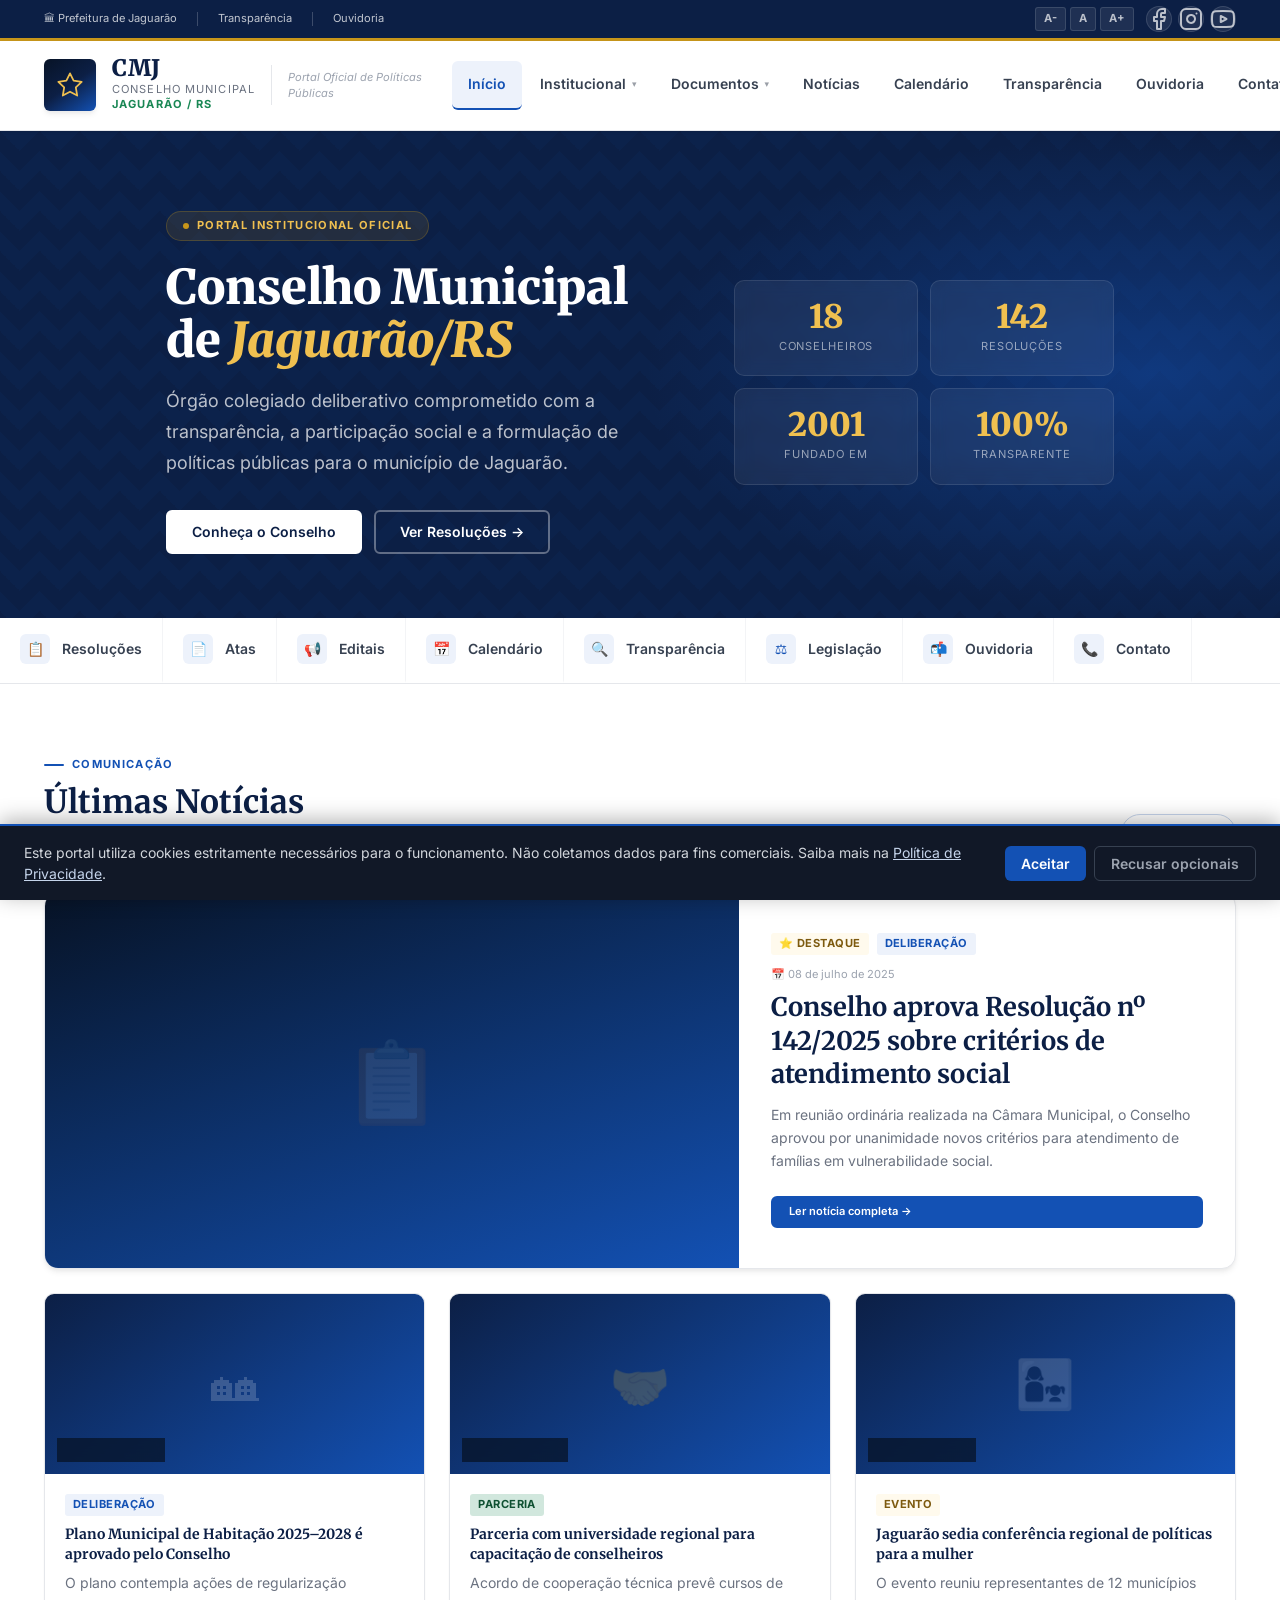
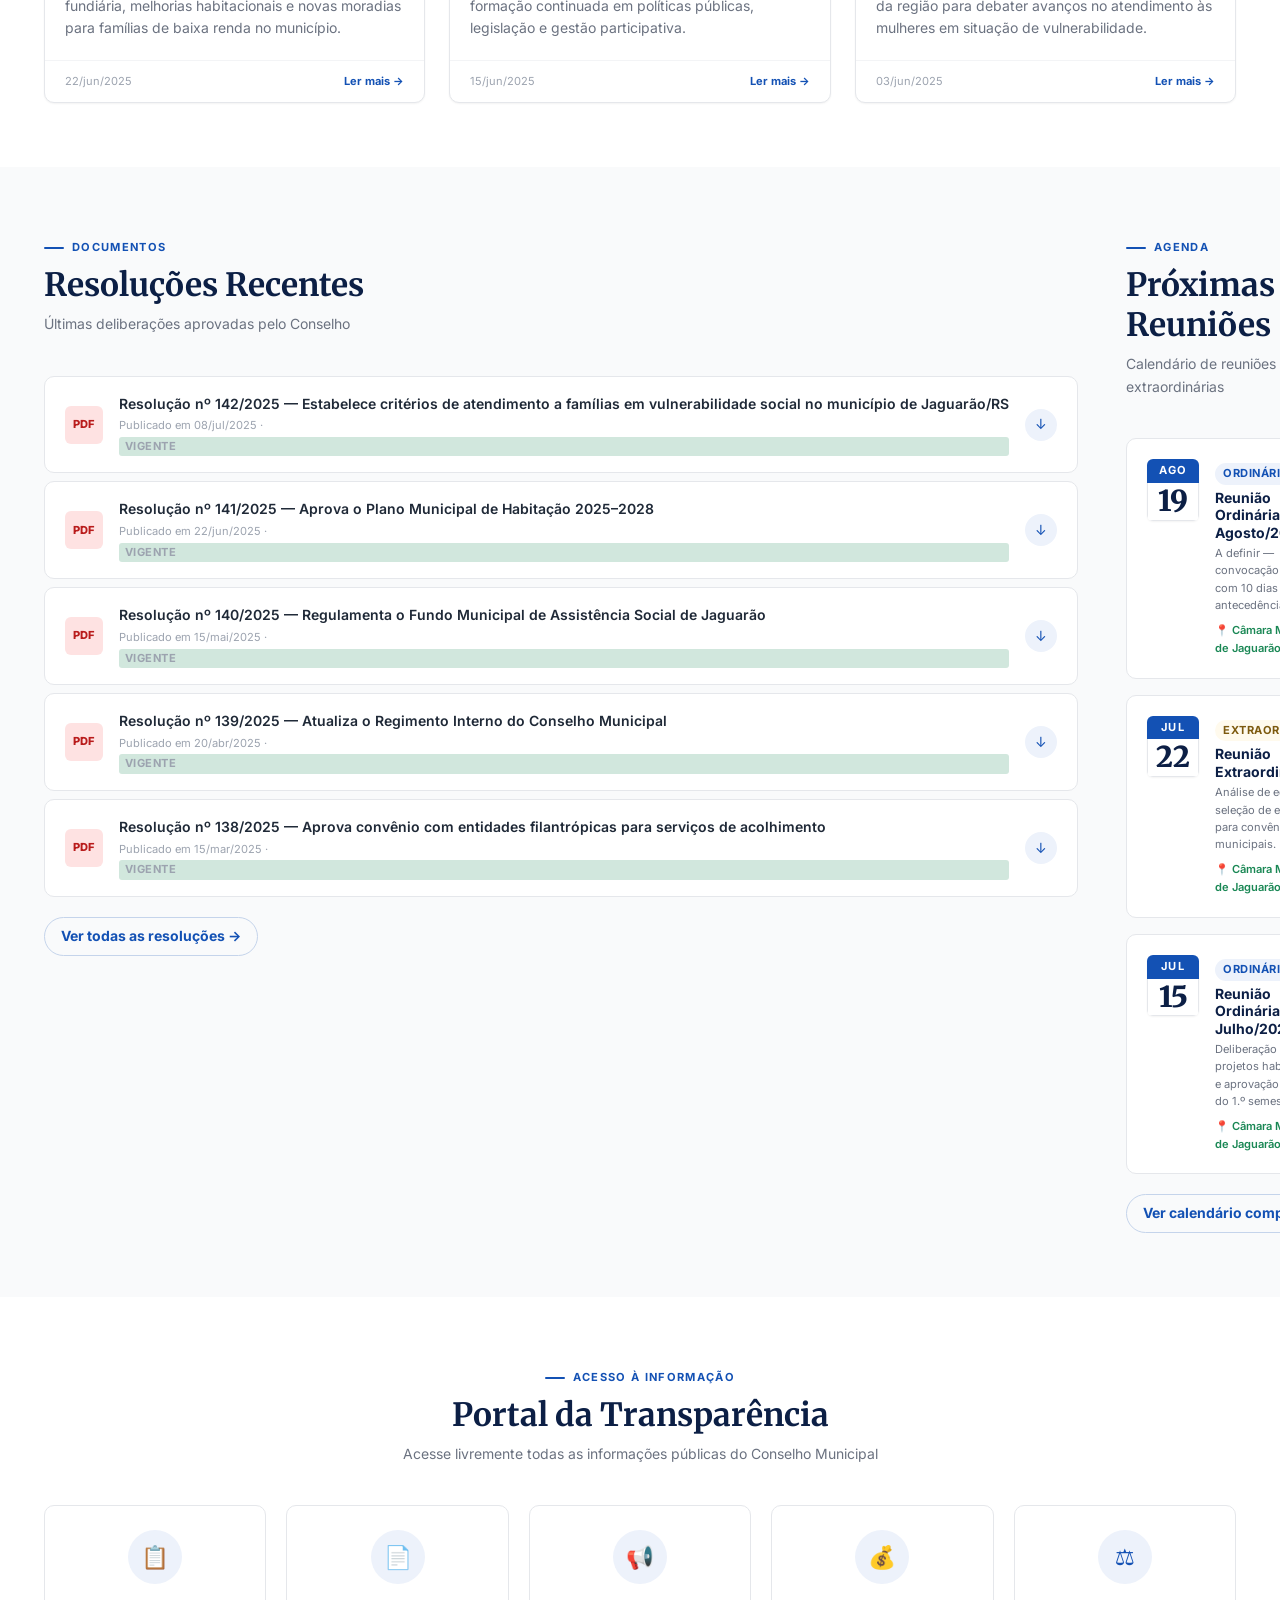
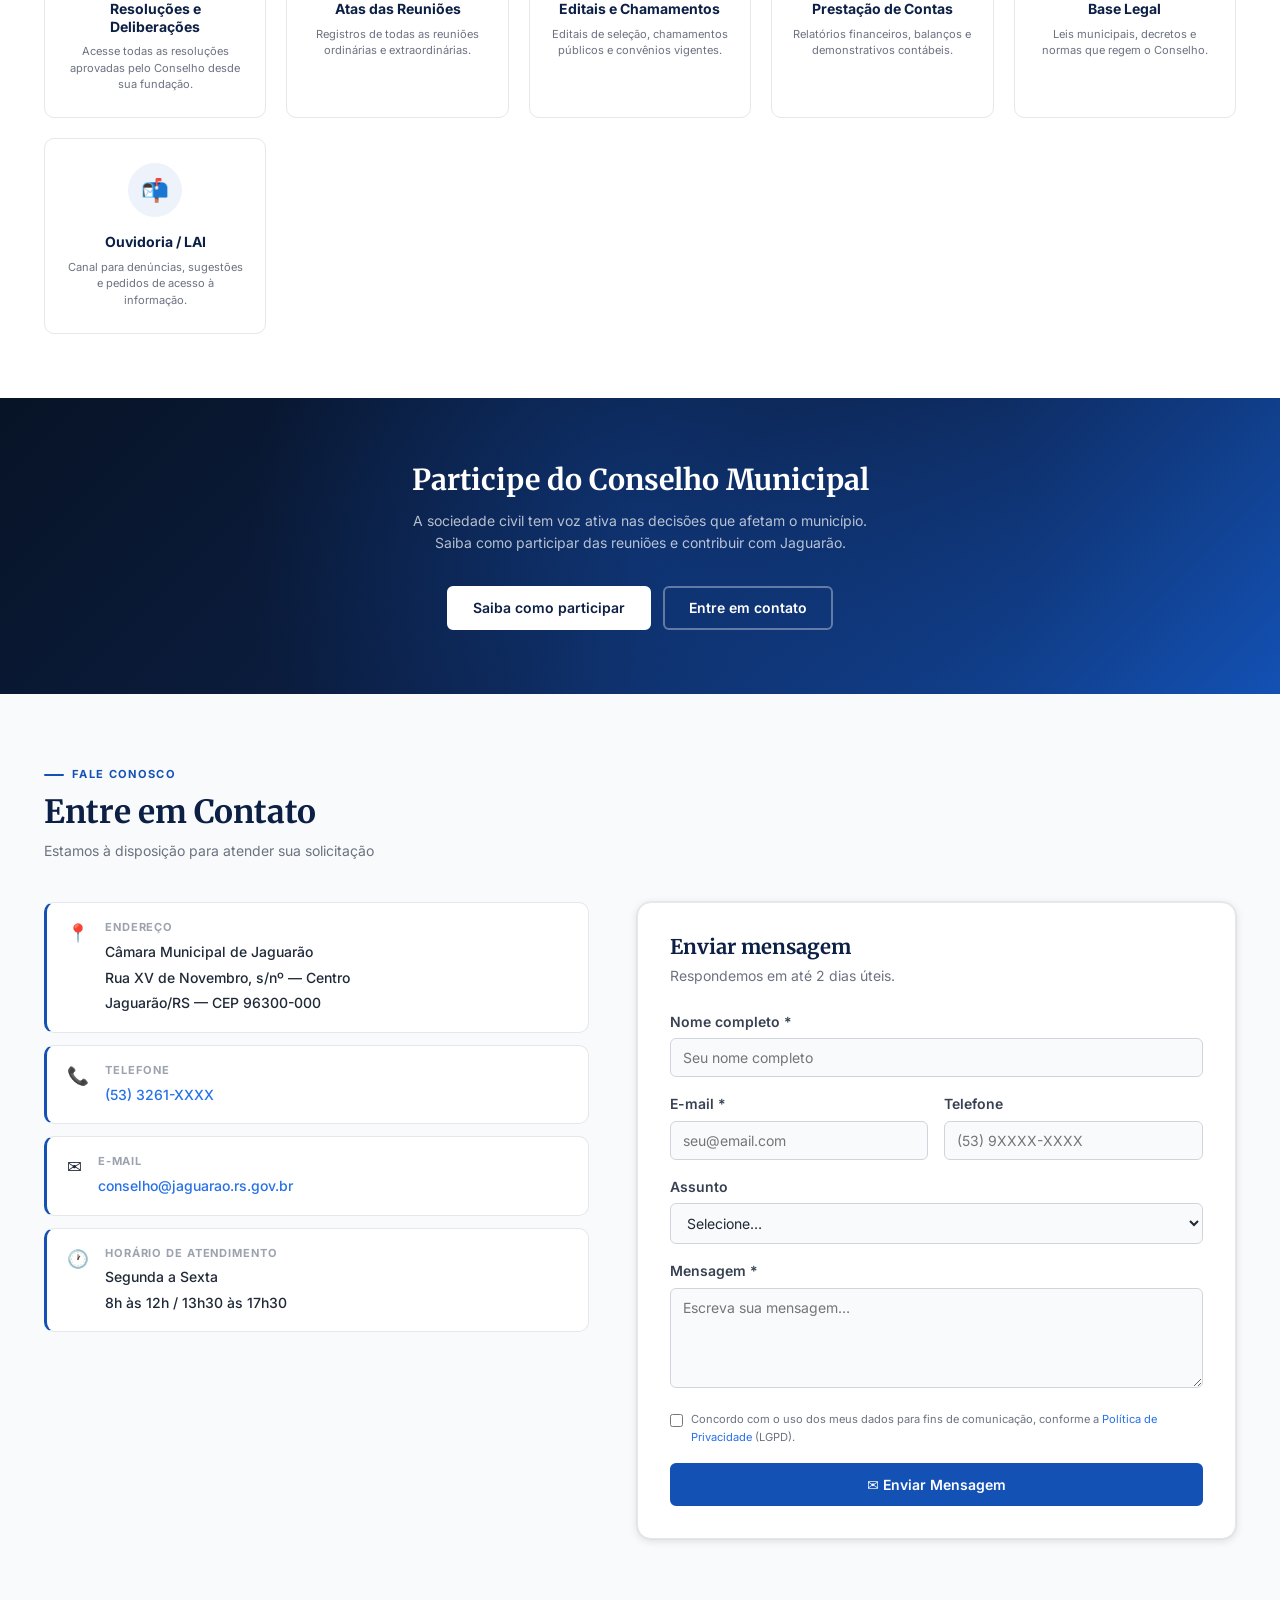
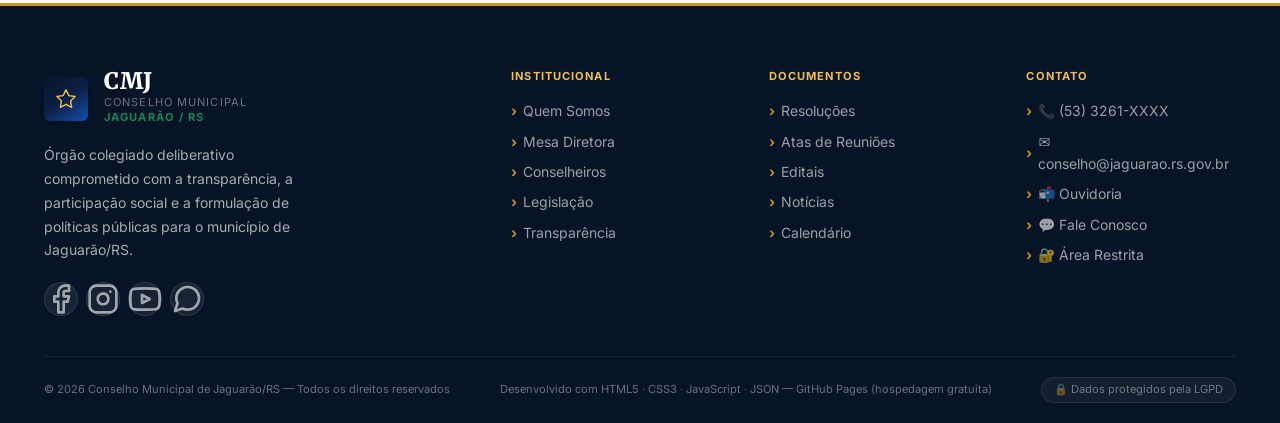
<file: index.html>
<!DOCTYPE html>
<html lang="pt-BR">
<head>
  <meta charset="UTF-8">
  <meta name="viewport" content="width=device-width, initial-scale=1.0">
  <meta name="description" content="Portal oficial do Conselho Municipal de Jaguarão/RS — transparência, resoluções, atas e participação social.">
  <meta name="keywords" content="Conselho Municipal, Jaguarão, Rio Grande do Sul, políticas públicas, transparência">
  <meta name="author" content="Conselho Municipal de Jaguarão/RS">
  <meta property="og:title" content="Conselho Municipal de Jaguarão/RS">
  <meta property="og:description" content="Portal oficial do Conselho Municipal de Jaguarão/RS — transparência e participação social.">
  <meta property="og:type" content="website">
  <meta name="theme-color" content="#0C1F45">
  <title>Conselho Municipal de Jaguarão/RS — Portal Institucional</title>
  <link rel="icon" href="assets/images/favicon.svg" type="image/svg+xml">
  <link rel="manifest" href="manifest.json">
  <link rel="preconnect" href="https://fonts.googleapis.com">
  <link rel="preconnect" href="https://fonts.gstatic.com" crossorigin>
  <link rel="stylesheet" href="assets/css/style.css">
</head>
<body>
<a href="#conteudo-principal" class="skip-link">Ir para o conteúdo principal</a>

<div id="site-header"></div>

<main id="conteudo-principal">

  <!-- ── HERO ──────────────────────────────────────────── -->
  <section class="hero" aria-label="Boas-vindas ao portal institucional">
    <div class="container">
      <div class="hero-inner">
        <div class="hero-content">
          <div class="hero-eyebrow">Portal Institucional Oficial</div>
          <h1 class="hero-title">
            Conselho Municipal<br>de <em>Jaguarão/RS</em>
          </h1>
          <p class="hero-desc">
            Órgão colegiado deliberativo comprometido com a transparência,
            a participação social e a formulação de políticas públicas
            para o município de Jaguarão.
          </p>
          <div class="hero-actions">
            <a href="pages/quem-somos.html" class="btn btn-white">
              Conheça o Conselho
            </a>
            <a href="pages/resolucoes.html" class="btn btn-ghost">
              Ver Resoluções →
            </a>
          </div>
        </div>
        <div class="hero-stats" aria-label="Números do Conselho">
          <div class="stat-card">
            <span class="stat-n">18</span>
            <div class="stat-l">Conselheiros</div>
          </div>
          <div class="stat-card">
            <span class="stat-n">142</span>
            <div class="stat-l">Resoluções</div>
          </div>
          <div class="stat-card">
            <span class="stat-n">2001</span>
            <div class="stat-l">Fundado em</div>
          </div>
          <div class="stat-card">
            <span class="stat-n">100%</span>
            <div class="stat-l">Transparente</div>
          </div>
        </div>
      </div>
    </div>
  </section>

  <!-- ── ACESSO RÁPIDO ─────────────────────────────────── -->
  <nav class="quick-access" aria-label="Acesso rápido aos serviços">
    <div class="quick-inner">
      <a href="pages/resolucoes.html" class="quick-item">
        <div class="quick-icon" aria-hidden="true">📋</div>Resoluções
      </a>
      <a href="pages/atas.html" class="quick-item">
        <div class="quick-icon" aria-hidden="true">📄</div>Atas
      </a>
      <a href="pages/editais.html" class="quick-item">
        <div class="quick-icon" aria-hidden="true">📢</div>Editais
      </a>
      <a href="pages/calendario.html" class="quick-item">
        <div class="quick-icon" aria-hidden="true">📅</div>Calendário
      </a>
      <a href="pages/transparencia.html" class="quick-item">
        <div class="quick-icon" aria-hidden="true">🔍</div>Transparência
      </a>
      <a href="pages/legislacao.html" class="quick-item">
        <div class="quick-icon" aria-hidden="true">⚖</div>Legislação
      </a>
      <a href="pages/ouvidoria.html" class="quick-item">
        <div class="quick-icon" aria-hidden="true">📬</div>Ouvidoria
      </a>
      <a href="pages/contato.html" class="quick-item">
        <div class="quick-icon" aria-hidden="true">📞</div>Contato
      </a>
    </div>
  </nav>

  <!-- ── NOTÍCIAS ──────────────────────────────────────── -->
  <section class="section" aria-labelledby="titulo-noticias">
    <div class="container">
      <div class="sec-hd-row">
        <div class="sec-hd" style="margin-bottom:0">
          <div class="sec-eyebrow">Comunicação</div>
          <h2 class="sec-title" id="titulo-noticias">Últimas Notícias</h2>
          <p class="sec-sub">Acompanhe os comunicados e deliberações do Conselho</p>
        </div>
        <a href="pages/noticias.html" class="see-all">Ver todas →</a>
      </div>

      <!-- Notícia destaque — preenchida via JSON -->
      <div id="noticia-destaque" class="news-featured" aria-live="polite">
        <div class="news-feat-img" aria-hidden="true" style="font-size:5rem;opacity:.15">📰</div>
        <div class="news-feat-body">
          <div class="skeleton-wrap" style="grid-template-columns:1fr">
            <div class="sk" style="border-radius:var(--r-lg)">
              <div class="sk-body">
                <div class="sk-line w50"></div>
                <div class="sk-line w90" style="height:20px;margin:8px 0"></div>
                <div class="sk-line w70"></div>
                <div class="sk-line w50"></div>
              </div>
            </div>
          </div>
        </div>
      </div>

      <!-- Grid de notícias — preenchido via JSON -->
      <div id="noticias-grid" class="skeleton-wrap" aria-live="polite">
        <div class="sk"><div class="sk-img"></div><div class="sk-body"><div class="sk-line w50"></div><div class="sk-line w90" style="height:18px;margin:6px 0"></div><div class="sk-line w70"></div></div></div>
        <div class="sk"><div class="sk-img"></div><div class="sk-body"><div class="sk-line w50"></div><div class="sk-line w90" style="height:18px;margin:6px 0"></div><div class="sk-line w70"></div></div></div>
        <div class="sk"><div class="sk-img"></div><div class="sk-body"><div class="sk-line w50"></div><div class="sk-line w90" style="height:18px;margin:6px 0"></div><div class="sk-line w70"></div></div></div>
      </div>
    </div>
  </section>

  <!-- ── RESOLUÇÕES + REUNIÕES ─────────────────────────── -->
  <section class="section bg-gray" aria-label="Documentos e Agenda">
    <div class="container">
      <div style="display:grid;grid-template-columns:1fr 1fr;gap:var(--sp-12);align-items:start">

        <div>
          <div class="sec-hd">
            <div class="sec-eyebrow">Documentos</div>
            <h2 class="sec-title">Resoluções Recentes</h2>
            <p class="sec-sub">Últimas deliberações aprovadas pelo Conselho</p>
          </div>
          <!-- preenchido via JSON -->
          <div id="resolucoes-lista" aria-live="polite">
            <div class="sk" style="height:62px;border-radius:var(--r-lg);margin-bottom:8px"></div>
            <div class="sk" style="height:62px;border-radius:var(--r-lg);margin-bottom:8px"></div>
            <div class="sk" style="height:62px;border-radius:var(--r-lg)"></div>
          </div>
          <div style="margin-top:var(--sp-5)">
            <a href="pages/resolucoes.html" class="see-all">Ver todas as resoluções →</a>
          </div>
        </div>

        <div>
          <div class="sec-hd">
            <div class="sec-eyebrow">Agenda</div>
            <h2 class="sec-title">Próximas Reuniões</h2>
            <p class="sec-sub">Calendário de reuniões ordinárias e extraordinárias</p>
          </div>
          <!-- preenchido via JSON -->
          <div id="reunioes-lista" aria-live="polite">
            <div class="sk" style="height:88px;border-radius:var(--r-lg);margin-bottom:12px"></div>
            <div class="sk" style="height:88px;border-radius:var(--r-lg)"></div>
          </div>
          <div style="margin-top:var(--sp-5)">
            <a href="pages/calendario.html" class="see-all">Ver calendário completo →</a>
          </div>
        </div>

      </div>
    </div>
  </section>

  <!-- ── TRANSPARÊNCIA ─────────────────────────────────── -->
  <section class="section" aria-labelledby="titulo-transp">
    <div class="container">
      <div class="sec-hd" style="text-align:center">
        <div class="sec-eyebrow" style="justify-content:center">Acesso à Informação</div>
        <h2 class="sec-title" id="titulo-transp" style="text-align:center">Portal da Transparência</h2>
        <p class="sec-sub" style="text-align:center;margin:0 auto">
          Acesse livremente todas as informações públicas do Conselho Municipal
        </p>
      </div>
      <div class="transp-grid">
        <a href="pages/resolucoes.html" class="transp-card">
          <div class="transp-icon" aria-hidden="true">📋</div>
          <h4>Resoluções e Deliberações</h4>
          <p>Acesse todas as resoluções aprovadas pelo Conselho desde sua fundação.</p>
        </a>
        <a href="pages/atas.html" class="transp-card">
          <div class="transp-icon" aria-hidden="true">📄</div>
          <h4>Atas das Reuniões</h4>
          <p>Registros de todas as reuniões ordinárias e extraordinárias.</p>
        </a>
        <a href="pages/editais.html" class="transp-card">
          <div class="transp-icon" aria-hidden="true">📢</div>
          <h4>Editais e Chamamentos</h4>
          <p>Editais de seleção, chamamentos públicos e convênios vigentes.</p>
        </a>
        <a href="pages/transparencia.html" class="transp-card">
          <div class="transp-icon" aria-hidden="true">💰</div>
          <h4>Prestação de Contas</h4>
          <p>Relatórios financeiros, balanços e demonstrativos contábeis.</p>
        </a>
        <a href="pages/legislacao.html" class="transp-card">
          <div class="transp-icon" aria-hidden="true">⚖</div>
          <h4>Base Legal</h4>
          <p>Leis municipais, decretos e normas que regem o Conselho.</p>
        </a>
        <a href="pages/ouvidoria.html" class="transp-card">
          <div class="transp-icon" aria-hidden="true">📬</div>
          <h4>Ouvidoria / LAI</h4>
          <p>Canal para denúncias, sugestões e pedidos de acesso à informação.</p>
        </a>
      </div>
    </div>
  </section>

  <!-- ── CTA ───────────────────────────────────────────── -->
  <div class="cta-strip">
    <div class="container">
      <h2>Participe do Conselho Municipal</h2>
      <p>A sociedade civil tem voz ativa nas decisões que afetam o município.
         Saiba como participar das reuniões e contribuir com Jaguarão.</p>
      <div class="cta-actions">
        <a href="pages/quem-somos.html" class="btn btn-white">Saiba como participar</a>
        <a href="pages/contato.html"    class="btn btn-ghost">Entre em contato</a>
      </div>
    </div>
  </div>

  <!-- ── CONTATO RÁPIDO ────────────────────────────────── -->
  <section class="section bg-gray" aria-labelledby="titulo-contato">
    <div class="container">
      <div class="sec-hd">
        <div class="sec-eyebrow">Fale Conosco</div>
        <h2 class="sec-title" id="titulo-contato">Entre em Contato</h2>
        <p class="sec-sub">Estamos à disposição para atender sua solicitação</p>
      </div>
      <div class="contact-grid">
        <div class="contact-data">
          <div class="contact-datum">
            <span class="ico" aria-hidden="true">📍</span>
            <div>
              <strong>Endereço</strong>
              <span>Câmara Municipal de Jaguarão<br>
                    Rua XV de Novembro, s/nº — Centro<br>
                    Jaguarão/RS — CEP 96300-000</span>
            </div>
          </div>
          <div class="contact-datum">
            <span class="ico" aria-hidden="true">📞</span>
            <div>
              <strong>Telefone</strong>
              <span><a href="tel:555332610000">(53) 3261-XXXX</a></span>
            </div>
          </div>
          <div class="contact-datum">
            <span class="ico" aria-hidden="true">✉</span>
            <div>
              <strong>E-mail</strong>
              <span><a href="mailto:conselho@jaguarao.rs.gov.br">conselho@jaguarao.rs.gov.br</a></span>
            </div>
          </div>
          <div class="contact-datum">
            <span class="ico" aria-hidden="true">🕐</span>
            <div>
              <strong>Horário de Atendimento</strong>
              <span>Segunda a Sexta<br>8h às 12h / 13h30 às 17h30</span>
            </div>
          </div>
        </div>

        <div class="form-box">
          <h3>Enviar mensagem</h3>
          <p class="form-sub">Respondemos em até 2 dias úteis.</p>
          <form id="formContato" novalidate autocomplete="on">
            <div class="form-group">
              <label for="nome">Nome completo <span aria-hidden="true">*</span></label>
              <input type="text" id="nome" name="nome"
                     placeholder="Seu nome completo"
                     autocomplete="name" required>
              <span class="field-err" role="alert"></span>
            </div>
            <div class="form-row">
              <div class="form-group">
                <label for="email">E-mail <span aria-hidden="true">*</span></label>
                <input type="email" id="email" name="email"
                       placeholder="seu@email.com"
                       autocomplete="email" required>
                <span class="field-err" role="alert"></span>
              </div>
              <div class="form-group">
                <label for="telefone">Telefone</label>
                <input type="tel" id="telefone" name="telefone"
                       placeholder="(53) 9XXXX-XXXX"
                       autocomplete="tel">
              </div>
            </div>
            <div class="form-group">
              <label for="assunto">Assunto</label>
              <select id="assunto" name="assunto">
                <option value="">Selecione…</option>
                <option>Informações Gerais</option>
                <option>Resoluções e Deliberações</option>
                <option>Participação Social</option>
                <option>Imprensa</option>
                <option>Outros</option>
              </select>
            </div>
            <div class="form-group">
              <label for="mensagem">Mensagem <span aria-hidden="true">*</span></label>
              <textarea id="mensagem" name="mensagem"
                        placeholder="Escreva sua mensagem…"
                        required></textarea>
              <span class="field-err" role="alert"></span>
            </div>
            <div class="form-check">
              <input type="checkbox" id="lgpd" name="lgpd" required>
              <label for="lgpd">
                Concordo com o uso dos meus dados para fins de comunicação,
                conforme a <a href="pages/transparencia.html">Política de Privacidade</a> (LGPD).
              </label>
            </div>
            <span class="field-err" role="alert" id="lgpd-err"></span>
            <button type="submit" class="btn btn-primary btn-block">
              ✉ Enviar Mensagem
            </button>
          </form>
        </div>
      </div>
    </div>
  </section>

</main>

<div id="site-footer"></div>

<script src="assets/js/components.js"></script>
<script src="assets/js/main.js"></script>
<script>
  // Inicializa CMJData.base antes do main.js usá-lo no cookie banner
  window.CMJData = { base: './' };
  CMJ.init();
</script>
</body>
</html>
</file>
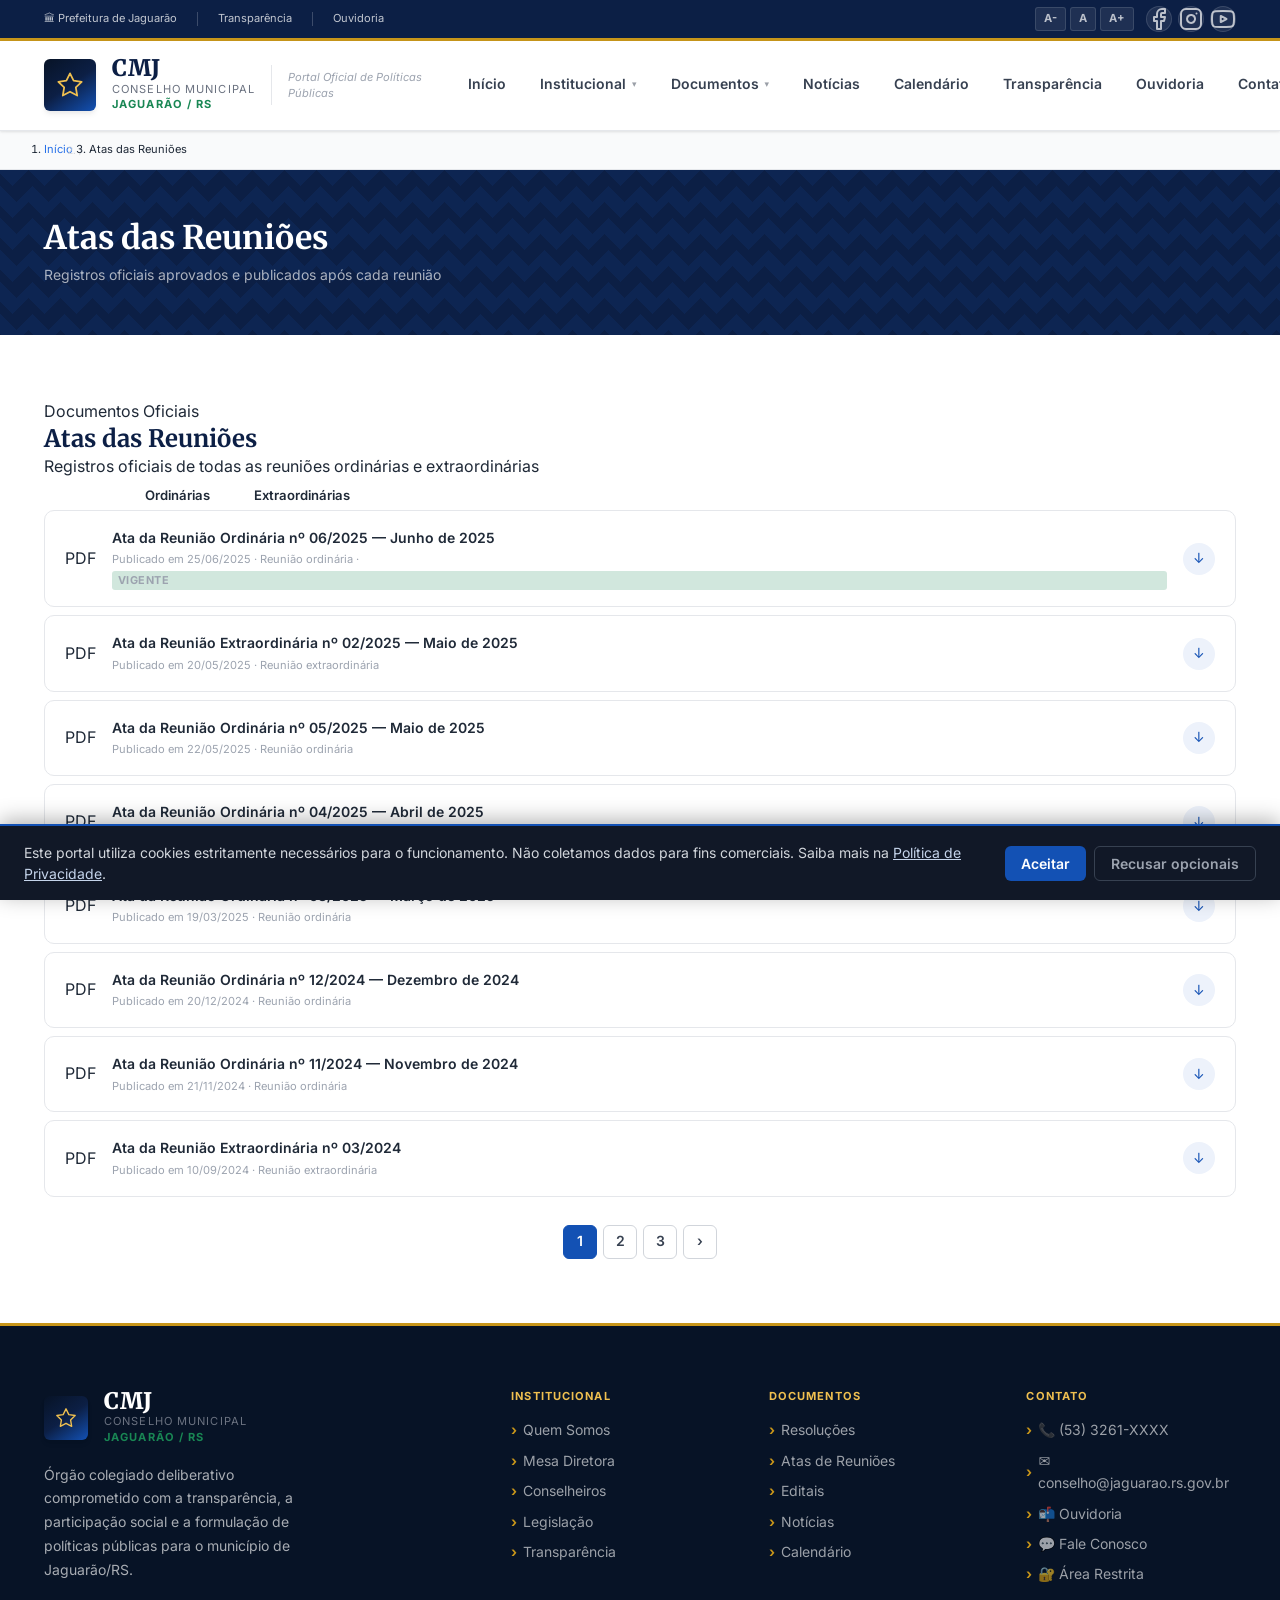
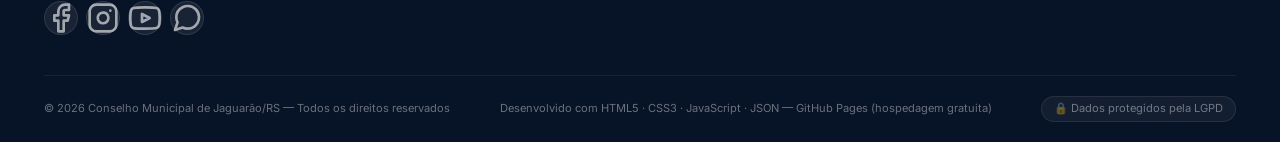
<file: pages/atas.html>
<!DOCTYPE html>
<html lang="pt-BR">
<head>
  <meta charset="UTF-8"><meta name="viewport" content="width=device-width, initial-scale=1.0">
  <meta name="description" content="Atas de todas as reuniões do Conselho Municipal de Jaguarão/RS — ordinárias e extraordinárias.">
  <meta name="theme-color" content="#071D41">
  <title>Atas das Reuniões — Conselho Municipal de Jaguarão/RS</title>
  <link rel="icon" href="../assets/images/favicon.svg" type="image/svg+xml">
  <link rel="preconnect" href="https://fonts.googleapis.com">
  <link rel="preconnect" href="https://fonts.gstatic.com" crossorigin>
  <link rel="stylesheet" href="../assets/css/style.css">
</head>
<body>
<a href="#conteudo-principal" class="skip-link">Ir para o conteúdo principal</a>
<div id="site-header"></div>
<nav class="breadcrumb" aria-label="Navegação estrutural">
  <div class="container"><ol class="breadcrumb-lista"><li><a href="../index.html">Início</a></li><li class="sep">/</li><li class="atual">Atas das Reuniões</li></ol></div>
</nav>
<div class="page-hero">
  <div class="container"><div class="page-hero-inner"><h1>Atas das Reuniões</h1><p>Registros oficiais aprovados e publicados após cada reunião</p></div></div>
</div>
<main id="conteudo-principal">

<section class="section">
<div class="container">
  <div class="sec-header-row sec-header">
    <div>
      <div class="sec-kicker">Documentos Oficiais</div>
      <h2 class="sec-titulo">Atas das Reuniões</h2>
      <p class="sec-subtitulo">Registros oficiais de todas as reuniões ordinárias e extraordinárias</p>
    </div>
    <div style="display:flex;gap:8px;flex-wrap:wrap" role="group" aria-label="Filtrar por tipo">
      <button class="filter-btn active" data-filtro="todas" style="padding:7px 18px;border-radius:999px;border:1.5px solid var(--cinza-5);background:var(--azul-3);color:#fff;font-size:.82rem;font-weight:600;cursor:pointer;font-family:var(--font-body)">Todas</button>
      <button class="filter-btn" data-filtro="ordinaria" style="padding:7px 18px;border-radius:999px;border:1.5px solid var(--cinza-5);background:var(--branco);color:var(--cinza-2);font-size:.82rem;font-weight:600;cursor:pointer;font-family:var(--font-body)">Ordinárias</button>
      <button class="filter-btn" data-filtro="extraordinaria" style="padding:7px 18px;border-radius:999px;border:1.5px solid var(--cinza-5);background:var(--branco);color:var(--cinza-2);font-size:.82rem;font-weight:600;cursor:pointer;font-family:var(--font-body)">Extraordinárias</button>
    </div>
  </div>
  <div style="display:flex;flex-direction:column;gap:8px" id="atas-lista">
    <a href="#" class="doc-item" data-categoria="ordinaria 2025"><div class="doc-icone">PDF</div><div class="doc-info"><strong>Ata da Reunião Ordinária nº 06/2025 — Junho de 2025</strong><span>Publicado em 25/06/2025 · Reunião ordinária · <span class="tag tag-vigente" style="padding:1px 6px;font-size:.68rem">vigente</span></span></div><div class="doc-dl">↓</div></a>
    <a href="#" class="doc-item" data-categoria="extraordinaria 2025"><div class="doc-icone">PDF</div><div class="doc-info"><strong>Ata da Reunião Extraordinária nº 02/2025 — Maio de 2025</strong><span>Publicado em 20/05/2025 · Reunião extraordinária</span></div><div class="doc-dl">↓</div></a>
    <a href="#" class="doc-item" data-categoria="ordinaria 2025"><div class="doc-icone">PDF</div><div class="doc-info"><strong>Ata da Reunião Ordinária nº 05/2025 — Maio de 2025</strong><span>Publicado em 22/05/2025 · Reunião ordinária</span></div><div class="doc-dl">↓</div></a>
    <a href="#" class="doc-item" data-categoria="ordinaria 2025"><div class="doc-icone">PDF</div><div class="doc-info"><strong>Ata da Reunião Ordinária nº 04/2025 — Abril de 2025</strong><span>Publicado em 23/04/2025 · Reunião ordinária</span></div><div class="doc-dl">↓</div></a>
    <a href="#" class="doc-item" data-categoria="ordinaria 2025"><div class="doc-icone">PDF</div><div class="doc-info"><strong>Ata da Reunião Ordinária nº 03/2025 — Março de 2025</strong><span>Publicado em 19/03/2025 · Reunião ordinária</span></div><div class="doc-dl">↓</div></a>
    <a href="#" class="doc-item" data-categoria="ordinaria 2024"><div class="doc-icone">PDF</div><div class="doc-info"><strong>Ata da Reunião Ordinária nº 12/2024 — Dezembro de 2024</strong><span>Publicado em 20/12/2024 · Reunião ordinária</span></div><div class="doc-dl">↓</div></a>
    <a href="#" class="doc-item" data-categoria="ordinaria 2024"><div class="doc-icone">PDF</div><div class="doc-info"><strong>Ata da Reunião Ordinária nº 11/2024 — Novembro de 2024</strong><span>Publicado em 21/11/2024 · Reunião ordinária</span></div><div class="doc-dl">↓</div></a>
    <a href="#" class="doc-item" data-categoria="extraordinaria 2024"><div class="doc-icone">PDF</div><div class="doc-info"><strong>Ata da Reunião Extraordinária nº 03/2024</strong><span>Publicado em 10/09/2024 · Reunião extraordinária</span></div><div class="doc-dl">↓</div></a>
  </div>
  <div class="pagination" style="margin-top:28px"><a href="#" class="active">1</a><a href="#">2</a><a href="#">3</a><a href="#">›</a></div>
</div>
</section>
</main>
<div id="site-footer"></div>
<script src="../assets/js/components.js"></script>
<script src="../assets/js/main.js"></script>
<script>
  window.CMJData = { base: '../' };
  CMJ.init();
</script>
</body></html>
</file>
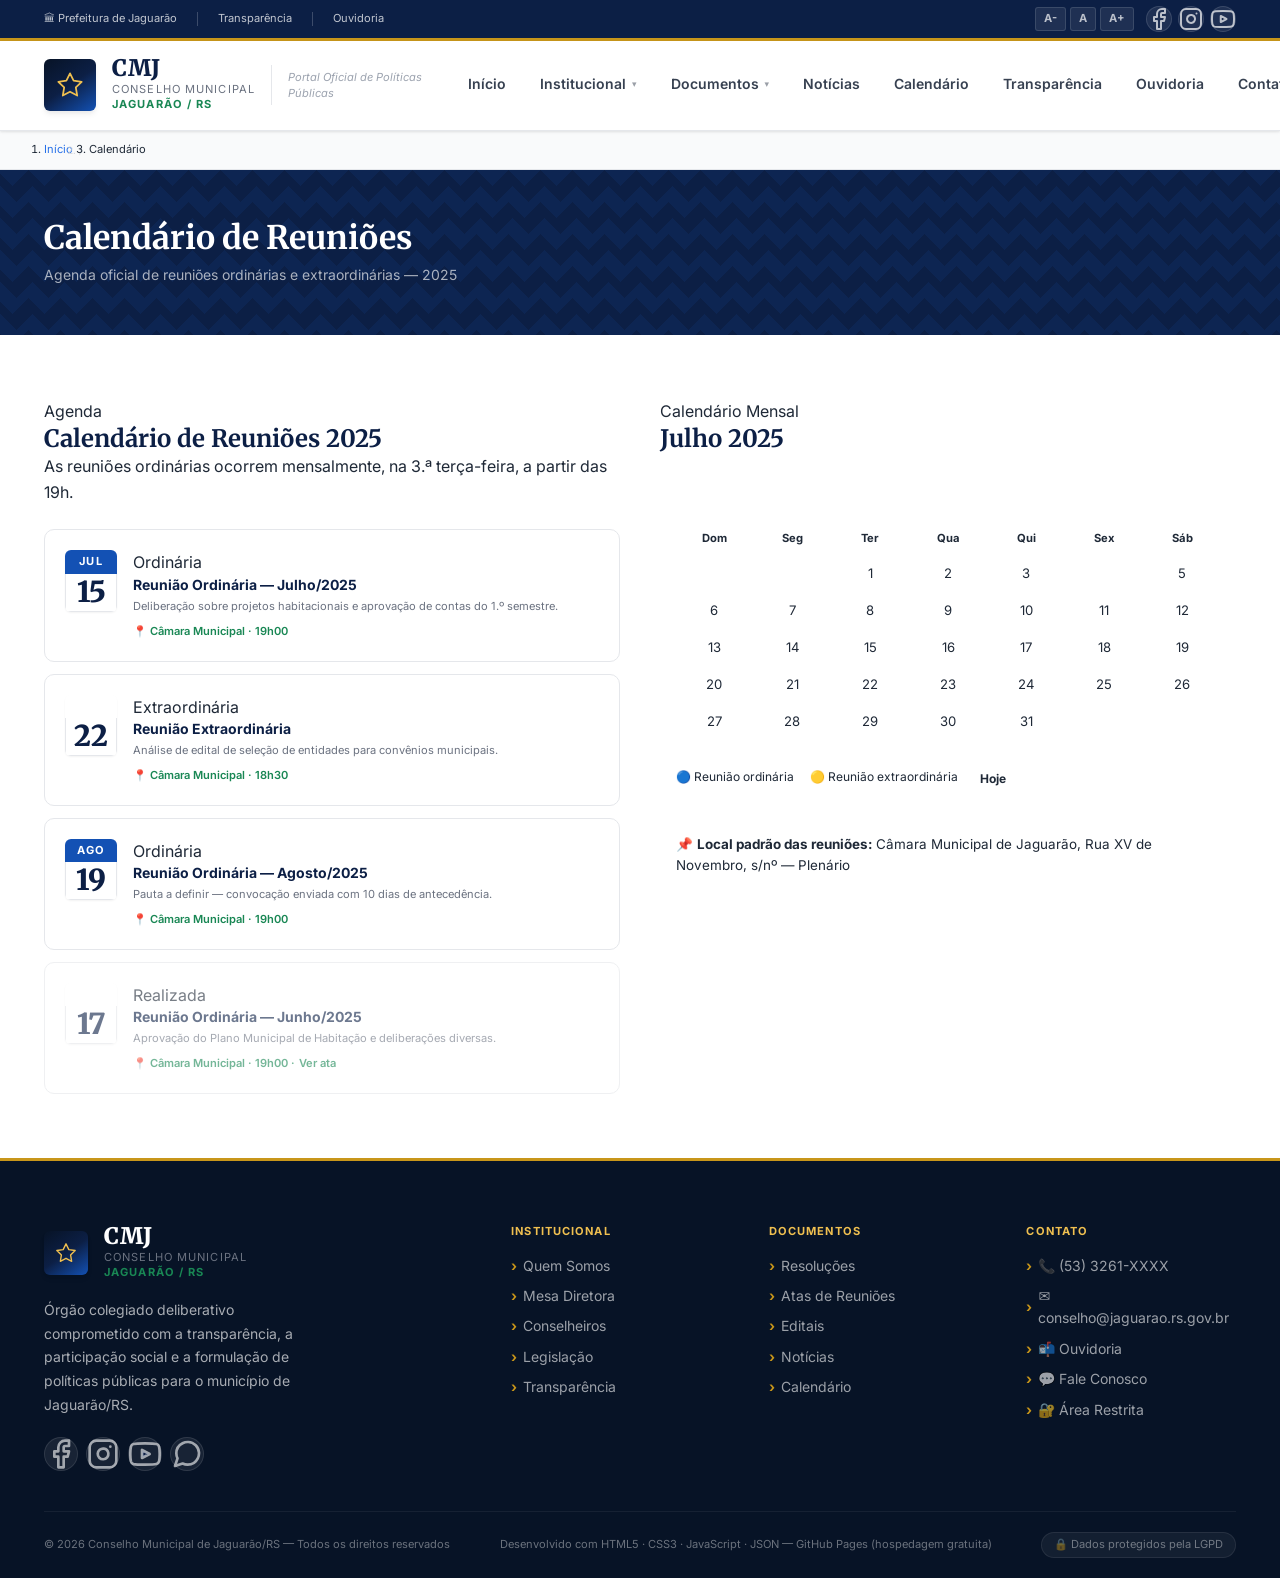
<file: pages/calendario.html>
<!DOCTYPE html>
<html lang="pt-BR">
<head>
  <meta charset="UTF-8"><meta name="viewport" content="width=device-width, initial-scale=1.0">
  <meta name="description" content="Calendário oficial de reuniões do Conselho Municipal de Jaguarão/RS 2025.">
  <meta name="theme-color" content="#071D41">
  <title>Calendário de Reuniões — Conselho Municipal de Jaguarão/RS</title>
  <link rel="icon" href="../assets/images/favicon.svg" type="image/svg+xml">
  <link rel="preconnect" href="https://fonts.googleapis.com">
  <link rel="preconnect" href="https://fonts.gstatic.com" crossorigin>
  <link rel="stylesheet" href="../assets/css/style.css">
</head>
<body>
<a href="#conteudo-principal" class="skip-link">Ir para o conteúdo principal</a>
<div id="site-header"></div>
<nav class="breadcrumb" aria-label="Navegação estrutural">
  <div class="container"><ol class="breadcrumb-lista"><li><a href="../index.html">Início</a></li><li class="sep">/</li><li class="atual">Calendário</li></ol></div>
</nav>
<div class="page-hero">
  <div class="container"><div class="page-hero-inner"><h1>Calendário de Reuniões</h1><p>Agenda oficial de reuniões ordinárias e extraordinárias — 2025</p></div></div>
</div>
<main id="conteudo-principal">

<section class="section">
<div class="container">
  <div style="display:grid;grid-template-columns:1fr 1fr;gap:40px;align-items:start">
    <div>
      <div class="sec-kicker">Agenda</div>
      <h2 class="sec-titulo">Calendário de Reuniões 2025</h2>
      <p class="sec-subtitulo">As reuniões ordinárias ocorrem mensalmente, na 3.ª terça-feira, a partir das 19h.</p>
      <div id="cal-reunioes" style="display:flex;flex-direction:column;gap:12px;margin-top:24px">
        <div class="meeting-item"><div class="meeting-cal"><div class="meeting-mon">Jul</div><div class="meeting-day">15</div></div><div class="meeting-info"><span class="badge-reuniao badge-ordinaria">Ordinária</span><h4>Reunião Ordinária — Julho/2025</h4><p>Deliberação sobre projetos habitacionais e aprovação de contas do 1.º semestre.</p><span class="meeting-where">📍 Câmara Municipal · 19h00</span></div></div>
        <div class="meeting-item"><div class="meeting-cal"><div class="meeting-mon" style="background:var(--ouro-2)">Jul</div><div class="meeting-day">22</div></div><div class="meeting-info"><span class="badge-reuniao badge-extraordinaria">Extraordinária</span><h4>Reunião Extraordinária</h4><p>Análise de edital de seleção de entidades para convênios municipais.</p><span class="meeting-where">📍 Câmara Municipal · 18h30</span></div></div>
        <div class="meeting-item"><div class="meeting-cal"><div class="meeting-mon">Ago</div><div class="meeting-day">19</div></div><div class="meeting-info"><span class="badge-reuniao badge-ordinaria">Ordinária</span><h4>Reunião Ordinária — Agosto/2025</h4><p>Pauta a definir — convocação enviada com 10 dias de antecedência.</p><span class="meeting-where">📍 Câmara Municipal · 19h00</span></div></div>
        <div class="meeting-item" style="opacity:.6"><div class="meeting-cal"><div class="meeting-mon" style="background:var(--cinza-4)">Jun</div><div class="meeting-day">17</div></div><div class="meeting-info"><span class="badge-reuniao badge-realizada">Realizada</span><h4>Reunião Ordinária — Junho/2025</h4><p>Aprovação do Plano Municipal de Habitação e deliberações diversas.</p><span class="meeting-where">📍 Câmara Municipal · 19h00 · <a href="atas.html" style="color:var(--azul-3)">Ver ata</a></span></div></div>
      </div>
    </div>
    <div>
      <div class="sec-kicker">Calendário Mensal</div>
      <h2 class="sec-titulo" id="cal-mes-titulo">Julho 2025</h2>
      <div id="cal-widget" style="background:var(--branco);border:1px solid var(--cinza-6);border-radius:var(--r-xl);overflow:hidden;box-shadow:var(--sombra-sm)">
        <div style="background:var(--azul-1);padding:14px 16px;display:flex;justify-content:space-between;align-items:center">
          <button onclick="mudarMes(-1)" style="background:rgba(255,255,255,.1);border:none;color:#fff;padding:4px 10px;border-radius:4px;cursor:pointer;font-size:.9rem">‹</button>
          <span id="cal-header" style="color:#fff;font-weight:700;font-family:var(--font-display)"></span>
          <button onclick="mudarMes(1)" style="background:rgba(255,255,255,.1);border:none;color:#fff;padding:4px 10px;border-radius:4px;cursor:pointer;font-size:.9rem">›</button>
        </div>
        <div id="cal-grid" style="padding:16px"></div>
        <div style="padding:12px 16px;border-top:1px solid var(--cinza-6);display:flex;gap:16px;font-size:.75rem;color:var(--cinza-3)">
          <span>🔵 Reunião ordinária</span>
          <span>🟡 Reunião extraordinária</span>
          <span style="background:var(--azul-5);padding:2px 6px;border-radius:4px;color:var(--azul-3);font-weight:700">Hoje</span>
        </div>
      </div>
      <div style="margin-top:16px;background:var(--cinza-7);border-radius:var(--r-lg);padding:16px;font-size:.84rem;color:var(--cinza-3)">
        📌 <strong>Local padrão das reuniões:</strong> Câmara Municipal de Jaguarão, Rua XV de Novembro, s/nº — Plenário
      </div>
    </div>
  </div>
</div>
</section>
</main>
<div id="site-footer"></div>
<script src="../assets/js/components.js"></script>
<script src="../assets/js/main.js"></script>
<script>CMJ.init();
const reunioesFixas = { 7: [{dia:15,tipo:'ord'},{dia:22,tipo:'ext'}], 8: [{dia:19,tipo:'ord'}], 9: [{dia:16,tipo:'ord'}], 10: [{dia:21,tipo:'ord'}] };
let calMes = new Date().getMonth();
let calAno = new Date().getFullYear();
const mesesNome = ['Janeiro','Fevereiro','Março','Abril','Maio','Junho','Julho','Agosto','Setembro','Outubro','Novembro','Dezembro'];
const diasSem = ['Dom','Seg','Ter','Qua','Qui','Sex','Sáb'];
function renderCal() {
  const hoje = new Date();
  const r = reunioesFixas[calMes+1] || [];
  const rdias = r.map(x=>x.dia);
  const rext = r.filter(x=>x.tipo==='ext').map(x=>x.dia);
  document.getElementById('cal-header').textContent = mesesNome[calMes] + ' ' + calAno;
  const primDia = new Date(calAno, calMes, 1).getDay();
  const total = new Date(calAno, calMes+1, 0).getDate();
  let html = '<div style="display:grid;grid-template-columns:repeat(7,1fr);gap:2px;text-align:center">';
  diasSem.forEach(d => { html += `<div style="font-size:.7rem;font-weight:700;color:var(--cinza-4);padding:6px 0">${d}</div>`; });
  for(let i=0;i<primDia;i++) html += '<div></div>';
  for(let d=1;d<=total;d++) {
    const isHoje = d===hoje.getDate() && calMes===hoje.getMonth() && calAno===hoje.getFullYear();
    const isReuniao = rdias.includes(d);
    const isExt = rext.includes(d);
    let bg = isHoje ? 'var(--azul-3)' : isReuniao ? (isExt ? 'var(--ouro-3)' : 'var(--azul-5)') : 'transparent';
    let color = isHoje ? '#fff' : isReuniao ? (isExt ? 'var(--azul-1)' : 'var(--azul-2)') : 'var(--cinza-2)';
    let fw = (isHoje||isReuniao) ? '700' : '400';
    html += `<div title="${isReuniao?(isExt?'Reunião Extraordinária':'Reunião Ordinária'):''}" style="font-size:.82rem;padding:7px 2px;border-radius:6px;background:${bg};color:${color};font-weight:${fw};cursor:${isReuniao?'pointer':'default'}">${d}</div>`;
  }
  html += '</div>';
  document.getElementById('cal-grid').innerHTML = html;
}
function mudarMes(d) { calMes+=d; if(calMes>11){calMes=0;calAno++;}if(calMes<0){calMes=11;calAno--;} renderCal(); }
renderCal();
</script>
</body></html>
</file>
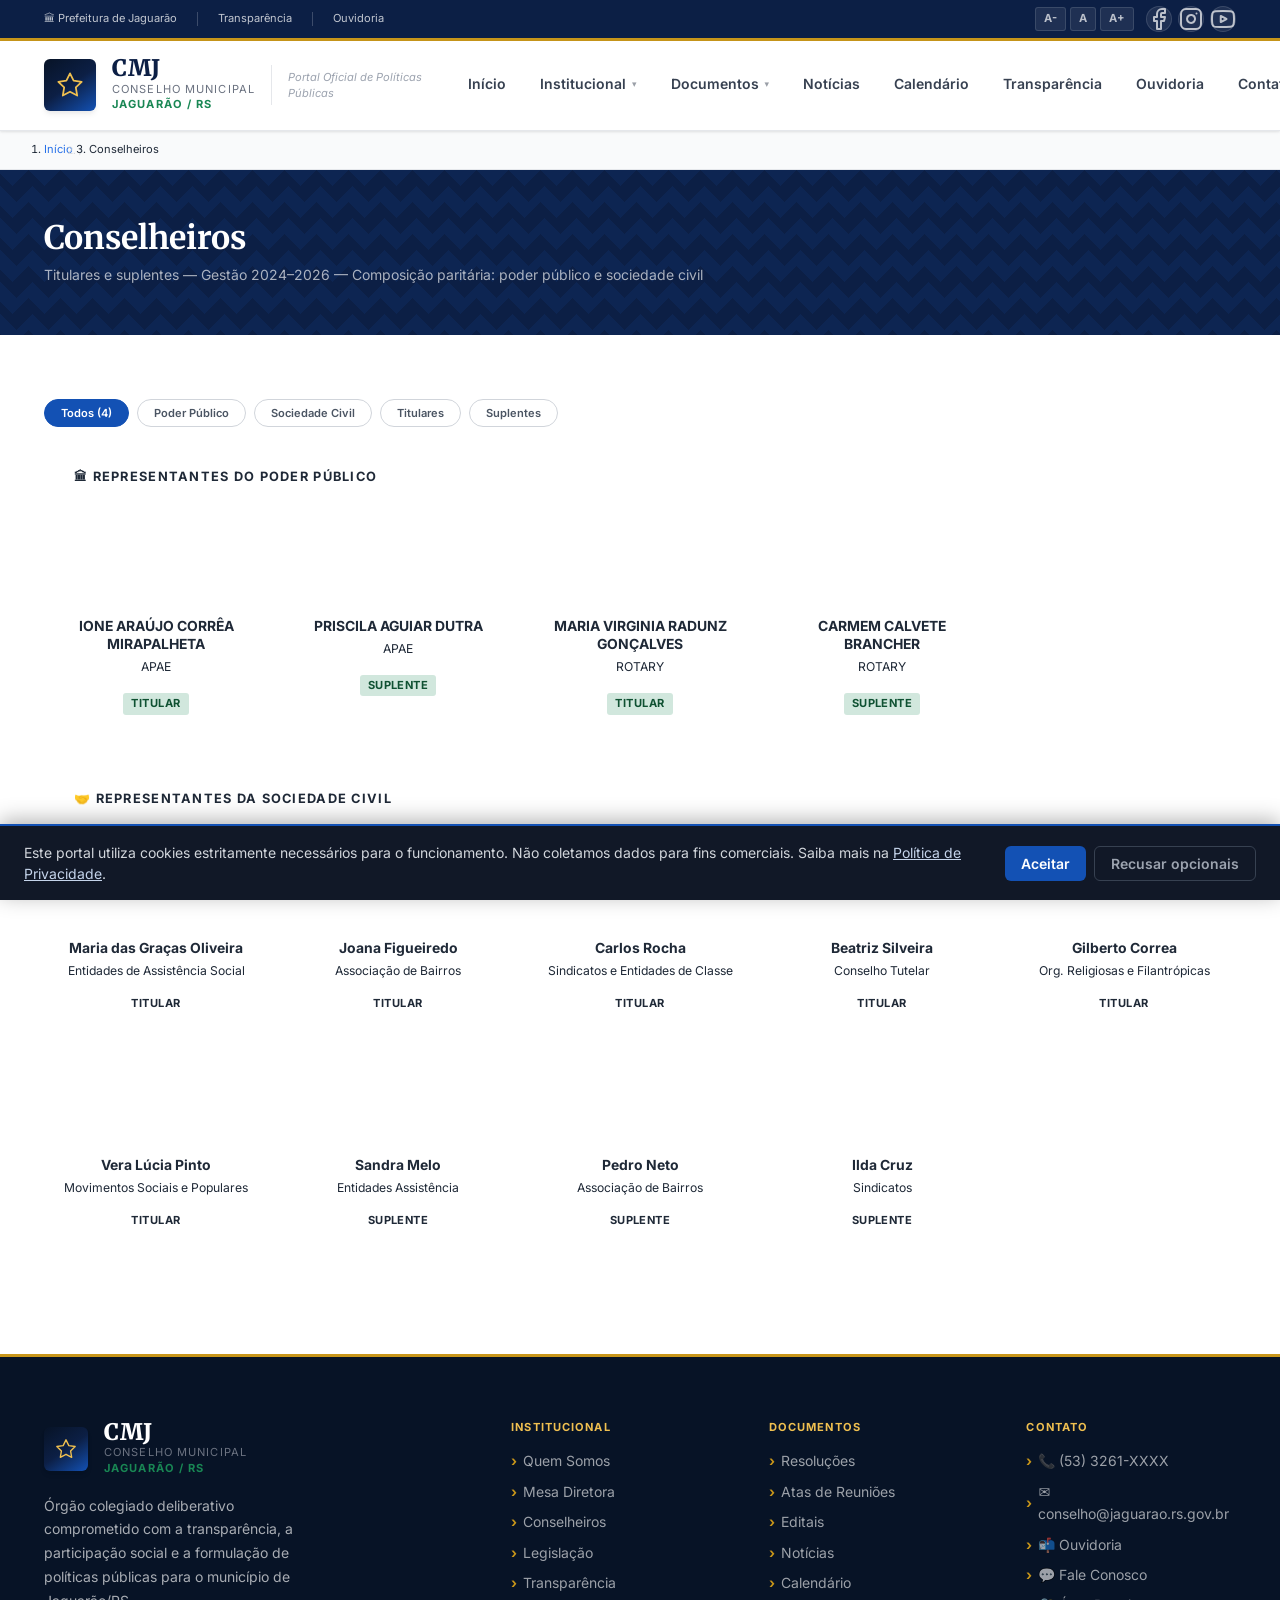
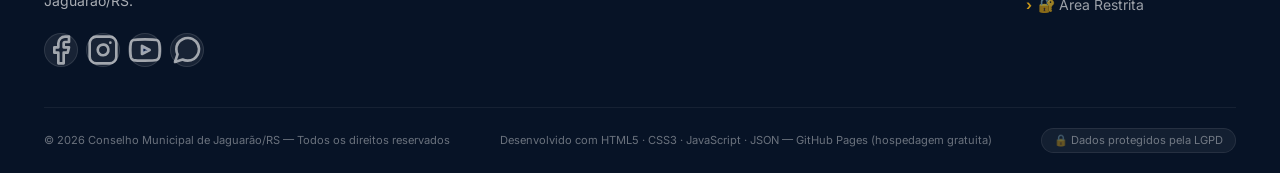
<file: pages/conselheiros.html>
<!DOCTYPE html>
<html lang="pt-BR">
<head>
  <meta charset="UTF-8"><meta name="viewport" content="width=device-width, initial-scale=1.0">
  <meta name="description" content="Conselheiros titulares e suplentes do Conselho Municipal de Jaguarão/RS — gestão 2024–2026.">
  <meta name="theme-color" content="#071D41">
  <title>Conselheiros — Conselho Municipal de Jaguarão/RS</title>
  <link rel="icon" href="../assets/images/favicon.svg" type="image/svg+xml">
  <link rel="preconnect" href="https://fonts.googleapis.com">
  <link rel="preconnect" href="https://fonts.gstatic.com" crossorigin>
  <link rel="stylesheet" href="../assets/css/style.css">
  <style>
    .filtros{display:flex;gap:8px;flex-wrap:wrap;margin-bottom:28px}
    .f-btn{padding:7px 18px;border-radius:var(--r-full);border:1.5px solid var(--cinza-5);background:var(--branco);color:var(--cinza-2);font-size:.82rem;font-weight:600;cursor:pointer;transition:var(--tr);font-family:var(--font-body)}
    .f-btn:hover,.f-btn.ativo{background:var(--azul-3);color:var(--branco);border-color:var(--azul-3)}
    .seg-titulo{font-size:.8rem;font-weight:700;color:var(--cinza-3);text-transform:uppercase;letter-spacing:.1em;padding:16px 0 10px;border-bottom:2px solid var(--cinza-6);margin-bottom:18px;display:flex;align-items:center;gap:10px}
    .seg-titulo::before{content:'';width:20px;height:2px;background:var(--azul-3)}
    .conselheiros-grid{display:grid;grid-template-columns:repeat(auto-fill,minmax(190px,1fr));gap:18px;margin-bottom:36px}
    .c-card{background:var(--branco);border-radius:var(--r-xl);padding:22px 16px;text-align:center;border:1px solid var(--cinza-6);transition:var(--tr);box-shadow:var(--sombra-sm)}
    .c-card:hover{transform:translateY(-3px);box-shadow:var(--sombra-md);border-color:var(--azul-4)}
    .c-avatar{width:68px;height:68px;border-radius:50%;background:linear-gradient(135deg,var(--azul-2),var(--azul-3));margin:0 auto 12px;display:flex;align-items:center;justify-content:center;font-family:var(--font-display);font-size:1.3rem;font-weight:900;color:rgba(255,255,255,.6)}
    .c-avatar.verde{background:linear-gradient(135deg,var(--verde-1),var(--verde-2))}
    .c-avatar.suplente{opacity:.65}
    .c-card h4{font-size:.87rem;color:var(--azul-1);margin-bottom:4px;font-family:var(--font-body);font-weight:700;line-height:1.3}
    .c-card .cargo{font-size:.76rem;color:var(--cinza-4);margin-bottom:8px}
  </style>
</head>
<body>
<a href="#conteudo-principal" class="skip-link">Ir para o conteúdo principal</a>
<div id="site-header"></div>
<nav class="breadcrumb" aria-label="Navegação estrutural">
  <div class="container"><ol class="breadcrumb-lista"><li><a href="../index.html">Início</a></li><li class="sep">/</li><li class="atual">Conselheiros</li></ol></div>
</nav>
<div class="page-hero">
  <div class="container"><div class="page-hero-inner">
    <h1>Conselheiros</h1>
    <p>Titulares e suplentes — Gestão 2024–2026 — Composição paritária: poder público e sociedade civil</p>
  </div></div>
</div>
<main id="conteudo-principal">
<section class="section">
  <div class="container">
    <div class="filter-bar" role="group" aria-label="Filtrar conselheiros">
      <button class="filter-btn active" data-filtro="todos">Todos (36)</button>
      <button class="filter-btn" data-filtro="poder-publico">Poder Público</button>
      <button class="filter-btn" data-filtro="sociedade-civil">Sociedade Civil</button>
      <button class="filter-btn" data-filtro="titular">Titulares</button>
      <button class="filter-btn" data-filtro="suplente">Suplentes</button>
    </div>

    <div class="seg-titulo">🏛 Representantes do Poder Público</div>
    <div class="conselheiros-grid" id="grid-sociedade-civil">
      <div class="c-card" data-categoria="poder-publico titular"><div class="c-avatar">MF</div><h4>Maria Ferreira</h4><div class="cargo">Sec. Mun. de Assistência Social</div><span class="tag tag-azul">Titular</span></div>
      <div class="c-card" data-categoria="poder-publico titular"><div class="c-avatar">JS</div><h4>José da Silva</h4><div class="cargo">Secretaria Municipal de Saúde</div><span class="tag tag-azul">Titular</span></div>
      <div class="c-card" data-categoria="poder-publico titular"><div class="c-avatar">AL</div><h4>Ana Luiza Campos</h4><div class="cargo">Sec. Municipal de Educação</div><span class="tag tag-azul">Titular</span></div>
      <div class="c-card" data-categoria="poder-publico titular"><div class="c-avatar">RP</div><h4>Roberto Pereira</h4><div class="cargo">Sec. Municipal de Habitação</div><span class="tag tag-azul">Titular</span></div>
      <div class="c-card" data-categoria="poder-publico titular"><div class="c-avatar">CM</div><h4>Carla Mendes</h4><div class="cargo">Sec. Mun. de Meio Ambiente</div><span class="tag tag-azul">Titular</span></div>
      <div class="c-card" data-categoria="poder-publico titular"><div class="c-avatar">PS</div><h4>Paulo Souza</h4><div class="cargo">Sec. Municipal de Finanças</div><span class="tag tag-azul">Titular</span></div>
      <div class="c-card" data-categoria="poder-publico suplente"><div class="c-avatar suplente">LR</div><h4>Lúcia Ribeiro</h4><div class="cargo">SMAS</div><span class="tag tag-cinza">Suplente</span></div>
      <div class="c-card" data-categoria="poder-publico suplente"><div class="c-avatar suplente">FN</div><h4>Fernando Nunes</h4><div class="cargo">SMS</div><span class="tag tag-cinza">Suplente</span></div>
      <div class="c-card" data-categoria="poder-publico suplente"><div class="c-avatar suplente">TA</div><h4>Tânia Almeida</h4><div class="cargo">SME</div><span class="tag tag-cinza">Suplente</span></div>
    </div>

    <div class="seg-titulo">🤝 Representantes da Sociedade Civil</div>
    <div class="conselheiros-grid" id="grid-sociedade-civil">
      <div class="c-card" data-categoria="sociedade-civil titular"><div class="c-avatar verde">MO</div><h4>Maria das Graças Oliveira</h4><div class="cargo">Entidades de Assistência Social</div><span class="tag tag-verde">Titular</span></div>
      <div class="c-card" data-categoria="sociedade-civil titular"><div class="c-avatar verde">JF</div><h4>Joana Figueiredo</h4><div class="cargo">Associação de Bairros</div><span class="tag tag-verde">Titular</span></div>
      <div class="c-card" data-categoria="sociedade-civil titular"><div class="c-avatar verde">CR</div><h4>Carlos Rocha</h4><div class="cargo">Sindicatos e Entidades de Classe</div><span class="tag tag-verde">Titular</span></div>
      <div class="c-card" data-categoria="sociedade-civil titular"><div class="c-avatar verde">BS</div><h4>Beatriz Silveira</h4><div class="cargo">Conselho Tutelar</div><span class="tag tag-verde">Titular</span></div>
      <div class="c-card" data-categoria="sociedade-civil titular"><div class="c-avatar verde">GC</div><h4>Gilberto Correa</h4><div class="cargo">Org. Religiosas e Filantrópicas</div><span class="tag tag-verde">Titular</span></div>
      <div class="c-card" data-categoria="sociedade-civil titular"><div class="c-avatar verde">VL</div><h4>Vera Lúcia Pinto</h4><div class="cargo">Movimentos Sociais e Populares</div><span class="tag tag-verde">Titular</span></div>
      <div class="c-card" data-categoria="sociedade-civil suplente"><div class="c-avatar verde suplente">SM</div><h4>Sandra Melo</h4><div class="cargo">Entidades Assistência</div><span class="tag tag-cinza">Suplente</span></div>
      <div class="c-card" data-categoria="sociedade-civil suplente"><div class="c-avatar verde suplente">PN</div><h4>Pedro Neto</h4><div class="cargo">Associação de Bairros</div><span class="tag tag-cinza">Suplente</span></div>
      <div class="c-card" data-categoria="sociedade-civil suplente"><div class="c-avatar verde suplente">IC</div><h4>Ilda Cruz</h4><div class="cargo">Sindicatos</div><span class="tag tag-cinza">Suplente</span></div>
    </div>
  </div>
</section>
 <script>
fetch('../data/conselheiros.json')
  .then(r => r.json())
  .then(data => {
    const lista = Array.isArray(data) ? data : (data.conselheiros || []);
    if (!lista.length) return;

    function iniciais(nome) {
      return (nome || '').split(' ').filter(w => w.length > 2)
        .map(w => w[0]).join('').slice(0, 2).toUpperCase();
    }

    function card(c) {
      const sup = c.tipo === 'suplente';
      const verde = c.segmento === 'sociedade-civil';
      return `<div class="c-card" data-categoria="${c.segmento} ${c.tipo}">
        <div class="c-avatar ${verde ? 'verde' : ''}" style="${sup ? 'opacity:.65' : ''}">${c.iniciais || iniciais(c.nome)}</div>
        <h4>${c.nome}</h4>
        <div class="cargo">${c.cargo}</div>
        <span class="tag ${verde ? 'tag-green' : 'tag-blue'}" style="margin-top:8px">${sup ? 'Suplente' : 'Titular'}</span>
      </div>`;
    }

    const pp = lista.filter(c => c.segmento === 'poder-publico');
    const sc = lista.filter(c => c.segmento === 'sociedade-civil');
    const gridPP = document.getElementById('grid-poder-publico');
    const gridSC = document.getElementById('grid-sociedade-civil');
    if (gridPP) gridPP.innerHTML = pp.length ? pp.map(card).join('') : gridPP.innerHTML;
    if (gridSC) gridSC.innerHTML = sc.length ? sc.map(card).join('') : gridSC.innerHTML;
    const btn = document.querySelector('[data-filtro="todos"]');
    if (btn) btn.textContent = `Todos (${lista.length})`;
  }).catch(e => console.warn('conselheiros:', e));
</script>
</main>
<div id="site-footer"></div>
<script src="../assets/js/components.js"></script>
<script src="../assets/js/main.js"></script>
<script>
  window.CMJData = { base: '../' };
  CMJ.init();
</script>
</body></html>
</file>
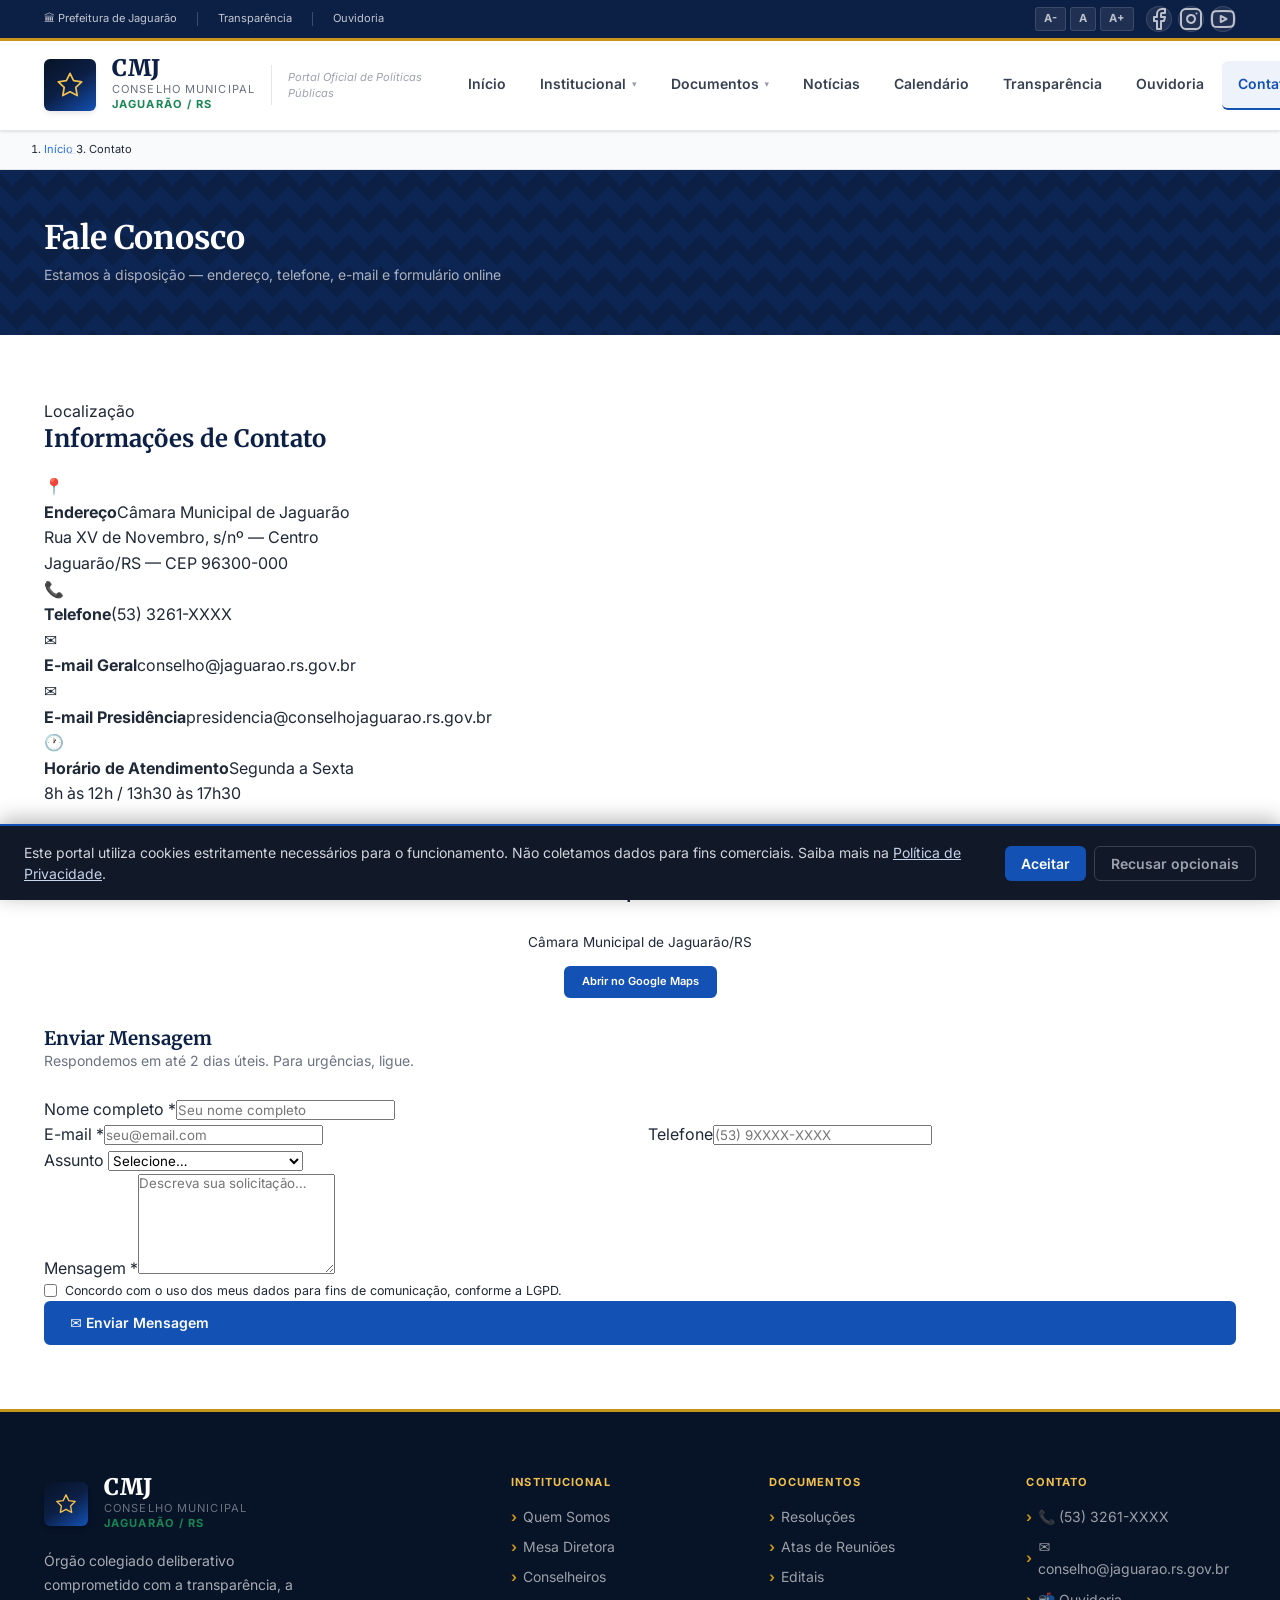
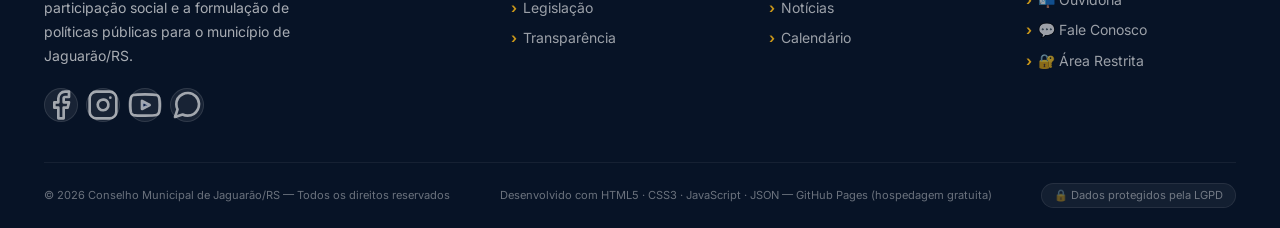
<file: pages/contato.html>
<!DOCTYPE html>
<html lang="pt-BR">
<head>
  <meta charset="UTF-8"><meta name="viewport" content="width=device-width, initial-scale=1.0">
  <meta name="description" content="Fale com o Conselho Municipal de Jaguarão/RS — endereço, telefone, e-mail e formulário de contato.">
  <meta name="theme-color" content="#071D41">
  <title>Contato — Conselho Municipal de Jaguarão/RS</title>
  <link rel="icon" href="../assets/images/favicon.svg" type="image/svg+xml">
  <link rel="preconnect" href="https://fonts.googleapis.com">
  <link rel="preconnect" href="https://fonts.gstatic.com" crossorigin>
  <link rel="stylesheet" href="../assets/css/style.css">
</head>
<body>
<a href="#conteudo-principal" class="skip-link">Ir para o conteúdo principal</a>
<div id="site-header"></div>
<nav class="breadcrumb" aria-label="Navegação estrutural">
  <div class="container"><ol class="breadcrumb-lista"><li><a href="../index.html">Início</a></li><li class="sep">/</li><li class="atual">Contato</li></ol></div>
</nav>
<div class="page-hero">
  <div class="container"><div class="page-hero-inner"><h1>Fale Conosco</h1><p>Estamos à disposição — endereço, telefone, e-mail e formulário online</p></div></div>
</div>
<main id="conteudo-principal">

<section class="section">
<div class="container">
  <div class="contato-grid">
    <div>
      <div class="sec-kicker">Localização</div>
      <h2 class="sec-titulo">Informações de Contato</h2>
      <div class="contato-dados" style="margin-top:20px">
        <div class="dado-item"><span class="d-icon">📍</span><div><strong>Endereço</strong><span>Câmara Municipal de Jaguarão<br>Rua XV de Novembro, s/nº — Centro<br>Jaguarão/RS — CEP 96300-000</span></div></div>
        <div class="dado-item"><span class="d-icon">📞</span><div><strong>Telefone</strong><span><a href="tel:555332610000" style="color:var(--azul-3)">(53) 3261-XXXX</a></span></div></div>
        <div class="dado-item"><span class="d-icon">✉</span><div><strong>E-mail Geral</strong><span><a href="mailto:conselho@jaguarao.rs.gov.br" style="color:var(--azul-3)">conselho@jaguarao.rs.gov.br</a></span></div></div>
        <div class="dado-item"><span class="d-icon">✉</span><div><strong>E-mail Presidência</strong><span><a href="mailto:presidencia@conselhojaguarao.rs.gov.br" style="color:var(--azul-3)">presidencia@conselhojaguarao.rs.gov.br</a></span></div></div>
        <div class="dado-item"><span class="d-icon">🕐</span><div><strong>Horário de Atendimento</strong><span>Segunda a Sexta<br>8h às 12h / 13h30 às 17h30</span></div></div>
      </div>
      <div style="margin-top:20px;background:var(--cinza-7);border-radius:var(--r-xl);padding:20px;display:flex;align-items:center;justify-content:center;min-height:200px;flex-direction:column;gap:12px;color:var(--cinza-4);font-size:.85rem;border:1px solid var(--cinza-6)">
        <span style="font-size:2.5rem">🗺</span>
        <span>Câmara Municipal de Jaguarão/RS</span>
        <a href="https://maps.google.com/?q=Jaguarao,RS,Brasil" target="_blank" rel="noopener" class="btn btn-primary btn-sm">Abrir no Google Maps</a>
      </div>
    </div>
    <div class="form-contato">
      <h3>Enviar Mensagem</h3>
      <p class="form-sub">Respondemos em até 2 dias úteis. Para urgências, ligue.</p>
      <form id="formContato" novalidate>
        <div class="form-grupo"><label for="nome">Nome completo *</label><input type="text" id="nome" name="nome" placeholder="Seu nome completo" required></div>
        <div class="form-row">
          <div class="form-grupo"><label for="email">E-mail *</label><input type="email" id="email" name="email" placeholder="seu@email.com" required></div>
          <div class="form-grupo"><label for="tel">Telefone</label><input type="tel" id="tel" name="telefone" placeholder="(53) 9XXXX-XXXX"></div>
        </div>
        <div class="form-grupo"><label for="assunto">Assunto</label>
          <select id="assunto" name="assunto"><option value="">Selecione…</option><option>Informações Gerais</option><option>Resoluções e Deliberações</option><option>Participação Social</option><option>Imprensa</option><option>Parceria Institucional</option><option>Outros</option></select>
        </div>
        <div class="form-grupo"><label for="mensagem">Mensagem *</label><textarea id="mensagem" name="mensagem" placeholder="Descreva sua solicitação…" required></textarea></div>
        <div class="form-grupo" style="display:flex;align-items:flex-start;gap:8px">
          <input type="checkbox" id="lgpd" required style="width:auto;margin-top:3px">
          <label for="lgpd" style="font-size:.78rem;color:var(--cinza-3);font-weight:400">Concordo com o uso dos meus dados para fins de comunicação, conforme a LGPD.</label>
        </div>
        <button type="submit" class="btn btn-primary" style="width:100%">✉ Enviar Mensagem</button>
      </form>
    </div>
  </div>
</div>
</section>
</main>
<div id="site-footer"></div>
<script src="../assets/js/components.js"></script>
<script src="../assets/js/main.js"></script>
<script>
  window.CMJData = { base: '../' };
  CMJ.init();
</script>
</body></html>
</file>
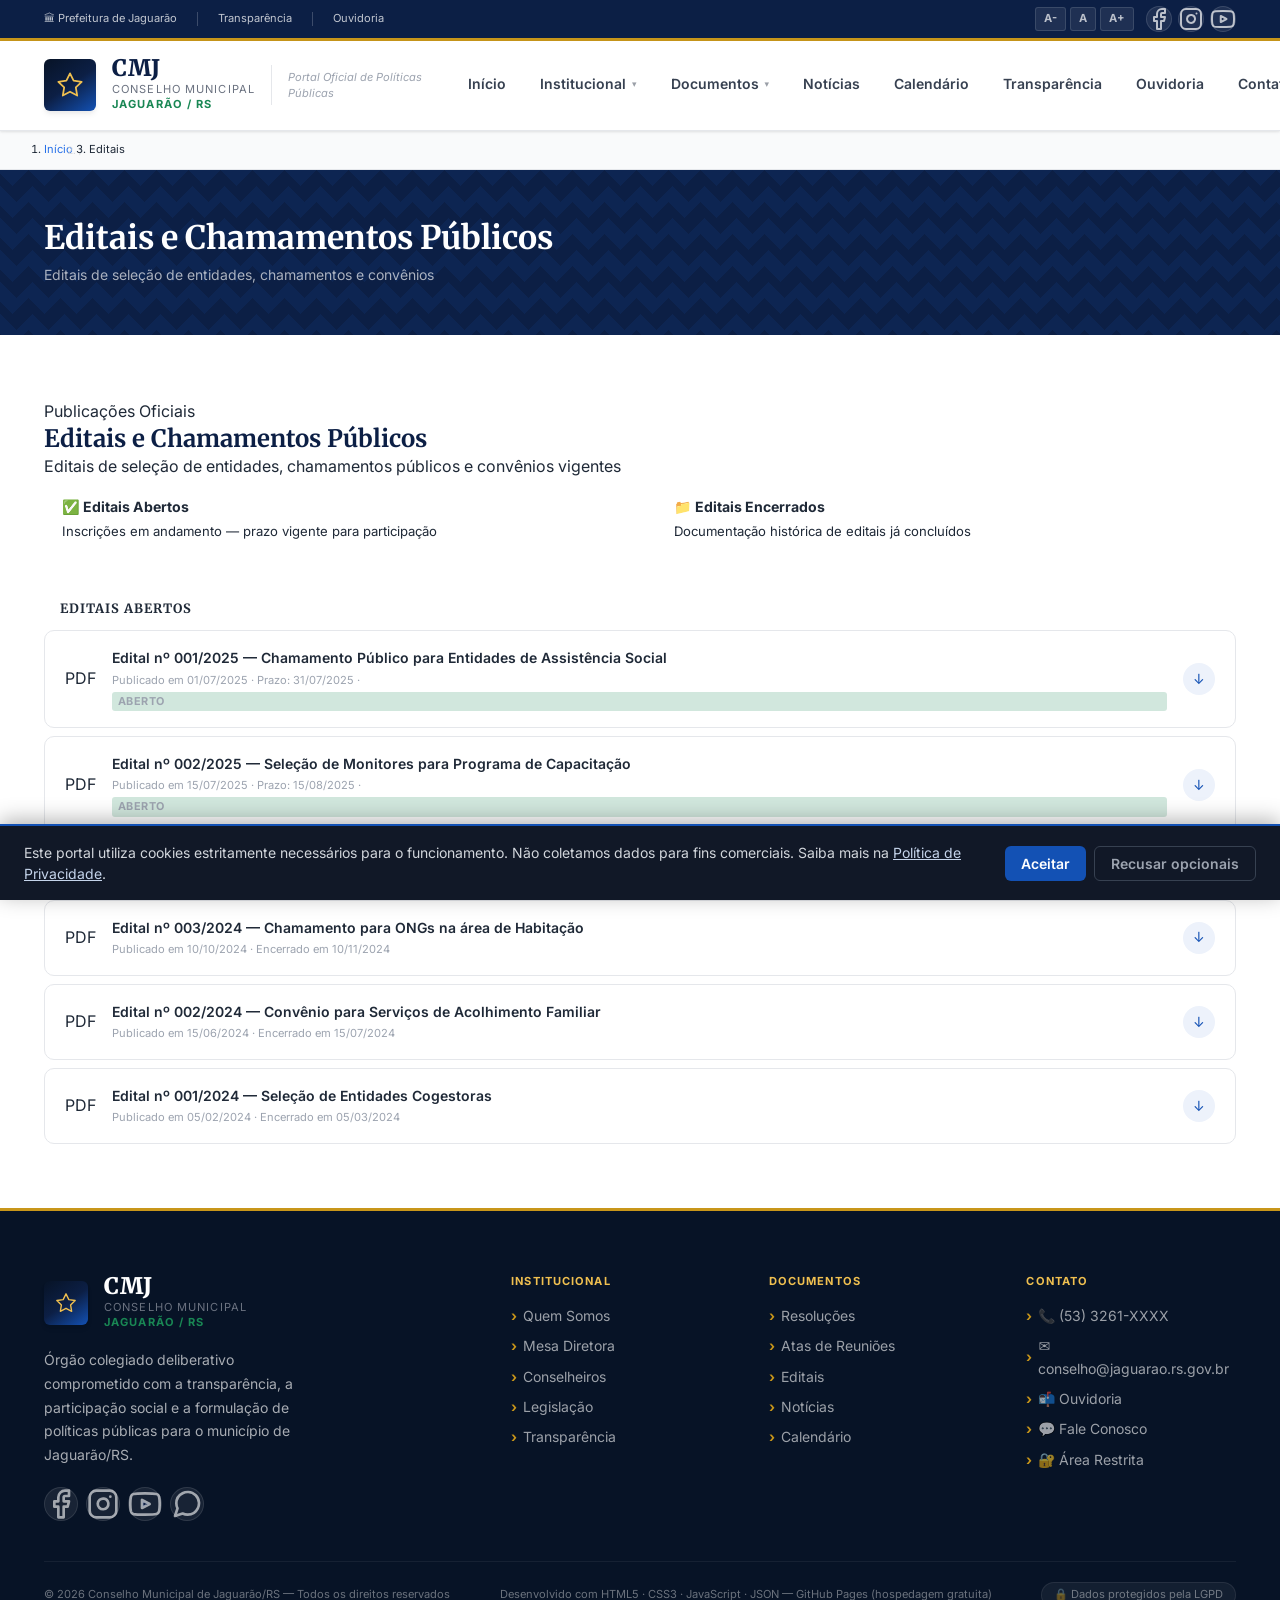
<file: pages/editais.html>
<!DOCTYPE html>
<html lang="pt-BR">
<head>
  <meta charset="UTF-8"><meta name="viewport" content="width=device-width, initial-scale=1.0">
  <meta name="description" content="Editais de seleção e chamamentos públicos do Conselho Municipal de Jaguarão/RS.">
  <meta name="theme-color" content="#071D41">
  <title>Editais e Chamamentos — Conselho Municipal de Jaguarão/RS</title>
  <link rel="icon" href="../assets/images/favicon.svg" type="image/svg+xml">
  <link rel="preconnect" href="https://fonts.googleapis.com">
  <link rel="preconnect" href="https://fonts.gstatic.com" crossorigin>
  <link rel="stylesheet" href="../assets/css/style.css">
</head>
<body>
<a href="#conteudo-principal" class="skip-link">Ir para o conteúdo principal</a>
<div id="site-header"></div>
<nav class="breadcrumb" aria-label="Navegação estrutural">
  <div class="container"><ol class="breadcrumb-lista"><li><a href="../index.html">Início</a></li><li class="sep">/</li><li class="atual">Editais</li></ol></div>
</nav>
<div class="page-hero">
  <div class="container"><div class="page-hero-inner"><h1>Editais e Chamamentos Públicos</h1><p>Editais de seleção de entidades, chamamentos e convênios</p></div></div>
</div>
<main id="conteudo-principal">

<section class="section">
<div class="container">
  <div class="sec-header">
    <div class="sec-kicker">Publicações Oficiais</div>
    <h2 class="sec-titulo">Editais e Chamamentos Públicos</h2>
    <p class="sec-subtitulo">Editais de seleção de entidades, chamamentos públicos e convênios vigentes</p>
  </div>
  <div style="display:grid;grid-template-columns:1fr 1fr;gap:32px;margin-bottom:40px">
    <div style="background:var(--verde-bg);border-left:3px solid var(--verde-2);border-radius:var(--r-lg);padding:18px">
      <h3 style="font-size:.88rem;color:var(--verde-1);margin-bottom:6px;font-family:var(--font-body);font-weight:700">✅ Editais Abertos</h3>
      <p style="font-size:.82rem;color:var(--cinza-3)">Inscrições em andamento — prazo vigente para participação</p>
    </div>
    <div style="background:var(--cinza-7);border-left:3px solid var(--cinza-5);border-radius:var(--r-lg);padding:18px">
      <h3 style="font-size:.88rem;color:var(--cinza-3);margin-bottom:6px;font-family:var(--font-body);font-weight:700">📁 Editais Encerrados</h3>
      <p style="font-size:.82rem;color:var(--cinza-4)">Documentação histórica de editais já concluídos</p>
    </div>
  </div>
  <h3 style="font-size:.8rem;font-weight:700;color:var(--verde-1);text-transform:uppercase;letter-spacing:.08em;margin-bottom:14px;display:flex;align-items:center;gap:8px"><span style="width:8px;height:8px;border-radius:50%;background:var(--verde-2);display:inline-block"></span>Editais Abertos</h3>
  <div style="display:flex;flex-direction:column;gap:8px;margin-bottom:36px" id="editais-abertos">
    <a href="#" class="doc-item" data-categoria="aberto"><div class="doc-icone">PDF</div><div class="doc-info"><strong>Edital nº 001/2025 — Chamamento Público para Entidades de Assistência Social</strong><span>Publicado em 01/07/2025 · Prazo: 31/07/2025 · <span class="tag tag-vigente" style="padding:1px 6px;font-size:.68rem">Aberto</span></span></div><div class="doc-dl">↓</div></a>
    <a href="#" class="doc-item" data-categoria="aberto"><div class="doc-icone">PDF</div><div class="doc-info"><strong>Edital nº 002/2025 — Seleção de Monitores para Programa de Capacitação</strong><span>Publicado em 15/07/2025 · Prazo: 15/08/2025 · <span class="tag tag-vigente" style="padding:1px 6px;font-size:.68rem">Aberto</span></span></div><div class="doc-dl">↓</div></a>
  </div>
  <h3 style="font-size:.8rem;font-weight:700;color:var(--cinza-3);text-transform:uppercase;letter-spacing:.08em;margin-bottom:14px;display:flex;align-items:center;gap:8px"><span style="width:8px;height:8px;border-radius:50%;background:var(--cinza-4);display:inline-block"></span>Editais Encerrados</h3>
  <div style="display:flex;flex-direction:column;gap:8px" id="editais-encerrados">
    <a href="#" class="doc-item" data-categoria="encerrado"><div class="doc-icone">PDF</div><div class="doc-info"><strong>Edital nº 003/2024 — Chamamento para ONGs na área de Habitação</strong><span>Publicado em 10/10/2024 · Encerrado em 10/11/2024</span></div><div class="doc-dl">↓</div></a>
    <a href="#" class="doc-item" data-categoria="encerrado"><div class="doc-icone">PDF</div><div class="doc-info"><strong>Edital nº 002/2024 — Convênio para Serviços de Acolhimento Familiar</strong><span>Publicado em 15/06/2024 · Encerrado em 15/07/2024</span></div><div class="doc-dl">↓</div></a>
    <a href="#" class="doc-item" data-categoria="encerrado"><div class="doc-icone">PDF</div><div class="doc-info"><strong>Edital nº 001/2024 — Seleção de Entidades Cogestoras</strong><span>Publicado em 05/02/2024 · Encerrado em 05/03/2024</span></div><div class="doc-dl">↓</div></a>
  </div>
</div>
</section>
</main>
<div id="site-footer"></div>
<script src="../assets/js/components.js"></script>
<script src="../assets/js/main.js"></script>
<script>
  window.CMJData = { base: '../' };
  CMJ.init();
</script>
</body></html>
</file>
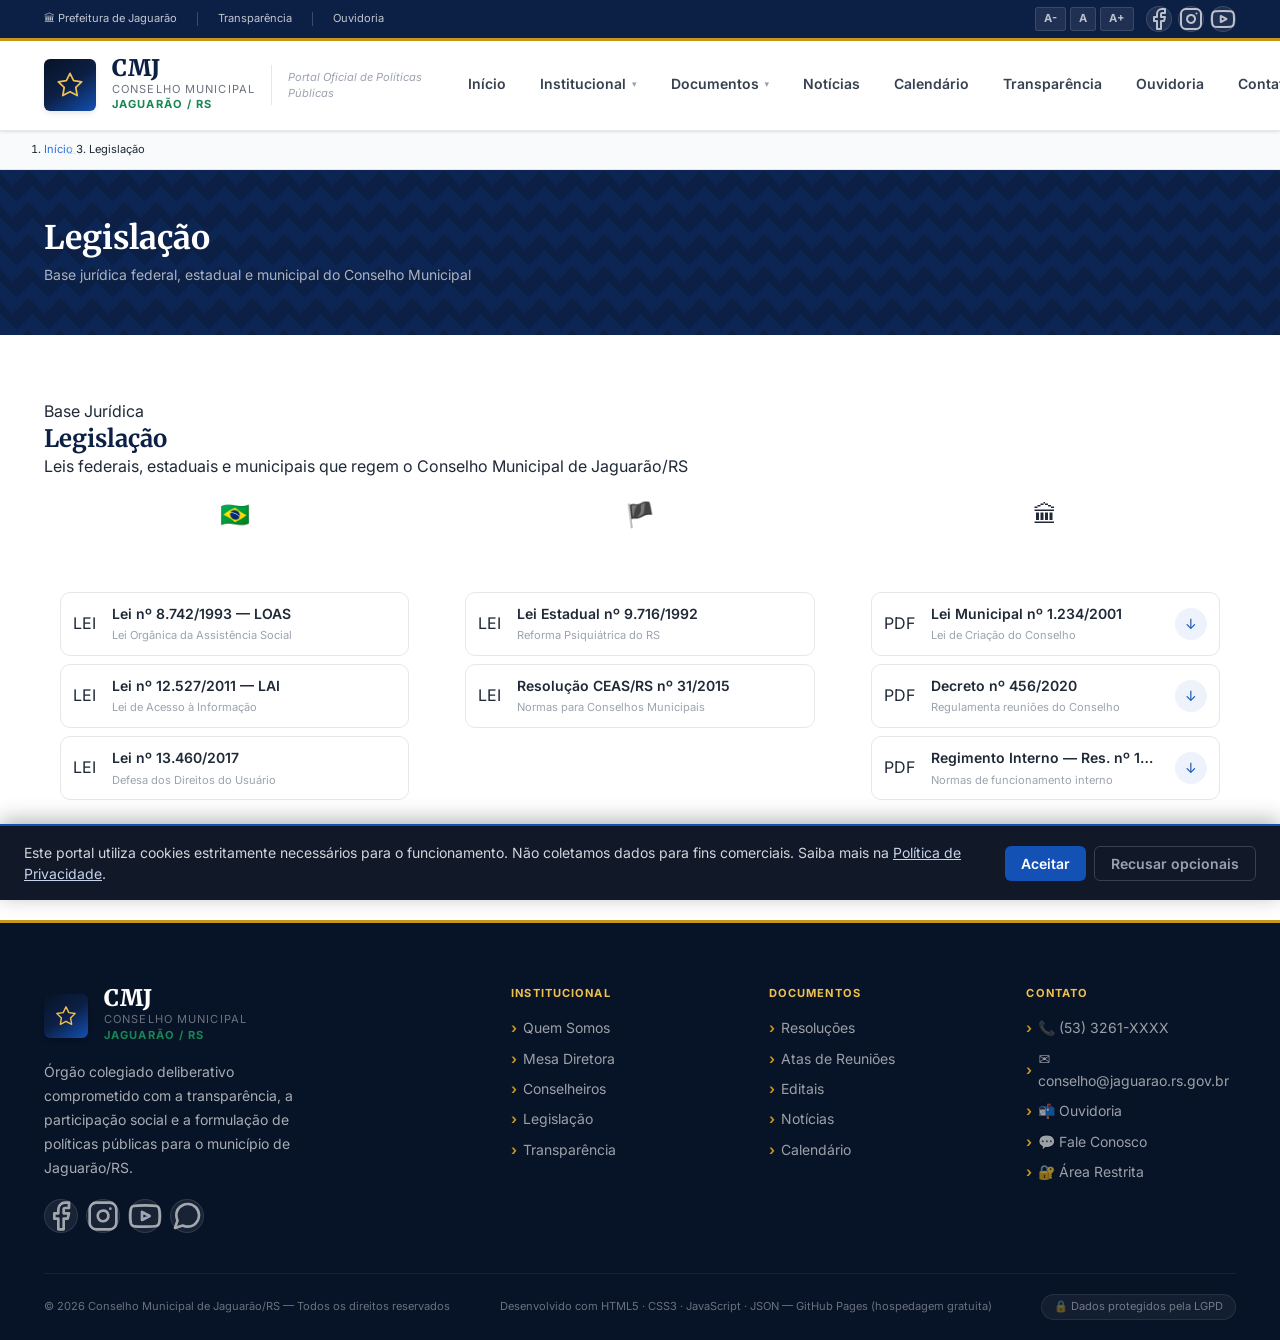
<file: pages/legislacao.html>
<!DOCTYPE html>
<html lang="pt-BR">
<head>
  <meta charset="UTF-8"><meta name="viewport" content="width=device-width, initial-scale=1.0">
  <meta name="description" content="Base legal do Conselho Municipal de Jaguarão/RS — leis federais, estaduais e municipais.">
  <meta name="theme-color" content="#071D41">
  <title>Legislação — Conselho Municipal de Jaguarão/RS</title>
  <link rel="icon" href="../assets/images/favicon.svg" type="image/svg+xml">
  <link rel="preconnect" href="https://fonts.googleapis.com">
  <link rel="preconnect" href="https://fonts.gstatic.com" crossorigin>
  <link rel="stylesheet" href="../assets/css/style.css">
</head>
<body>
<a href="#conteudo-principal" class="skip-link">Ir para o conteúdo principal</a>
<div id="site-header"></div>
<nav class="breadcrumb" aria-label="Navegação estrutural">
  <div class="container"><ol class="breadcrumb-lista"><li><a href="../index.html">Início</a></li><li class="sep">/</li><li class="atual">Legislação</li></ol></div>
</nav>
<div class="page-hero">
  <div class="container"><div class="page-hero-inner"><h1>Legislação</h1><p>Base jurídica federal, estadual e municipal do Conselho Municipal</p></div></div>
</div>
<main id="conteudo-principal">

<section class="section">
<div class="container">
  <div class="sec-header">
    <div class="sec-kicker">Base Jurídica</div>
    <h2 class="sec-titulo">Legislação</h2>
    <p class="sec-subtitulo">Leis federais, estaduais e municipais que regem o Conselho Municipal de Jaguarão/RS</p>
  </div>
  <div style="display:grid;grid-template-columns:1fr 1fr 1fr;gap:24px;margin-bottom:40px">
    <div style="background:var(--branco);border-radius:var(--r-xl);border:1px solid var(--cinza-6);overflow:hidden;box-shadow:var(--sombra-sm)">
      <div style="background:var(--azul-1);padding:16px;text-align:center"><div style="font-size:1.5rem">🇧🇷</div><h3 style="color:#fff;font-size:.88rem;margin-top:8px;font-family:var(--font-body);font-weight:700">Legislação Federal</h3></div>
      <div style="padding:16px;display:flex;flex-direction:column;gap:8px">
        <a href="#" class="doc-item" style="padding:10px 12px"><div class="doc-icone">LEI</div><div class="doc-info"><strong>Lei nº 8.742/1993 — LOAS</strong><span>Lei Orgânica da Assistência Social</span></div></a>
        <a href="#" class="doc-item" style="padding:10px 12px"><div class="doc-icone">LEI</div><div class="doc-info"><strong>Lei nº 12.527/2011 — LAI</strong><span>Lei de Acesso à Informação</span></div></a>
        <a href="#" class="doc-item" style="padding:10px 12px"><div class="doc-icone">LEI</div><div class="doc-info"><strong>Lei nº 13.460/2017</strong><span>Defesa dos Direitos do Usuário</span></div></a>
      </div>
    </div>
    <div style="background:var(--branco);border-radius:var(--r-xl);border:1px solid var(--cinza-6);overflow:hidden;box-shadow:var(--sombra-sm)">
      <div style="background:var(--azul-2);padding:16px;text-align:center"><div style="font-size:1.5rem">🏴</div><h3 style="color:#fff;font-size:.88rem;margin-top:8px;font-family:var(--font-body);font-weight:700">Legislação Estadual</h3></div>
      <div style="padding:16px;display:flex;flex-direction:column;gap:8px">
        <a href="#" class="doc-item" style="padding:10px 12px"><div class="doc-icone">LEI</div><div class="doc-info"><strong>Lei Estadual nº 9.716/1992</strong><span>Reforma Psiquiátrica do RS</span></div></a>
        <a href="#" class="doc-item" style="padding:10px 12px"><div class="doc-icone">LEI</div><div class="doc-info"><strong>Resolução CEAS/RS nº 31/2015</strong><span>Normas para Conselhos Municipais</span></div></a>
      </div>
    </div>
    <div style="background:var(--branco);border-radius:var(--r-xl);border:1px solid var(--cinza-6);overflow:hidden;box-shadow:var(--sombra-sm)">
      <div style="background:var(--verde-1);padding:16px;text-align:center"><div style="font-size:1.5rem">🏛</div><h3 style="color:#fff;font-size:.88rem;margin-top:8px;font-family:var(--font-body);font-weight:700">Legislação Municipal</h3></div>
      <div style="padding:16px;display:flex;flex-direction:column;gap:8px">
        <a href="#" class="doc-item" style="padding:10px 12px"><div class="doc-icone">PDF</div><div class="doc-info"><strong>Lei Municipal nº 1.234/2001</strong><span>Lei de Criação do Conselho</span></div><div class="doc-dl">↓</div></a>
        <a href="#" class="doc-item" style="padding:10px 12px"><div class="doc-icone">PDF</div><div class="doc-info"><strong>Decreto nº 456/2020</strong><span>Regulamenta reuniões do Conselho</span></div><div class="doc-dl">↓</div></a>
        <a href="../pages/resolucoes.html" class="doc-item" style="padding:10px 12px"><div class="doc-icone">PDF</div><div class="doc-info"><strong>Regimento Interno — Res. nº 139/2025</strong><span>Normas de funcionamento interno</span></div><div class="doc-dl">↓</div></a>
      </div>
    </div>
  </div>
</div>
</section>
</main>
<div id="site-footer"></div>
<script src="../assets/js/components.js"></script>
<script src="../assets/js/main.js"></script>
<script>
  window.CMJData = { base: '../' };
  CMJ.init();
</script>
</body></html>
</file>
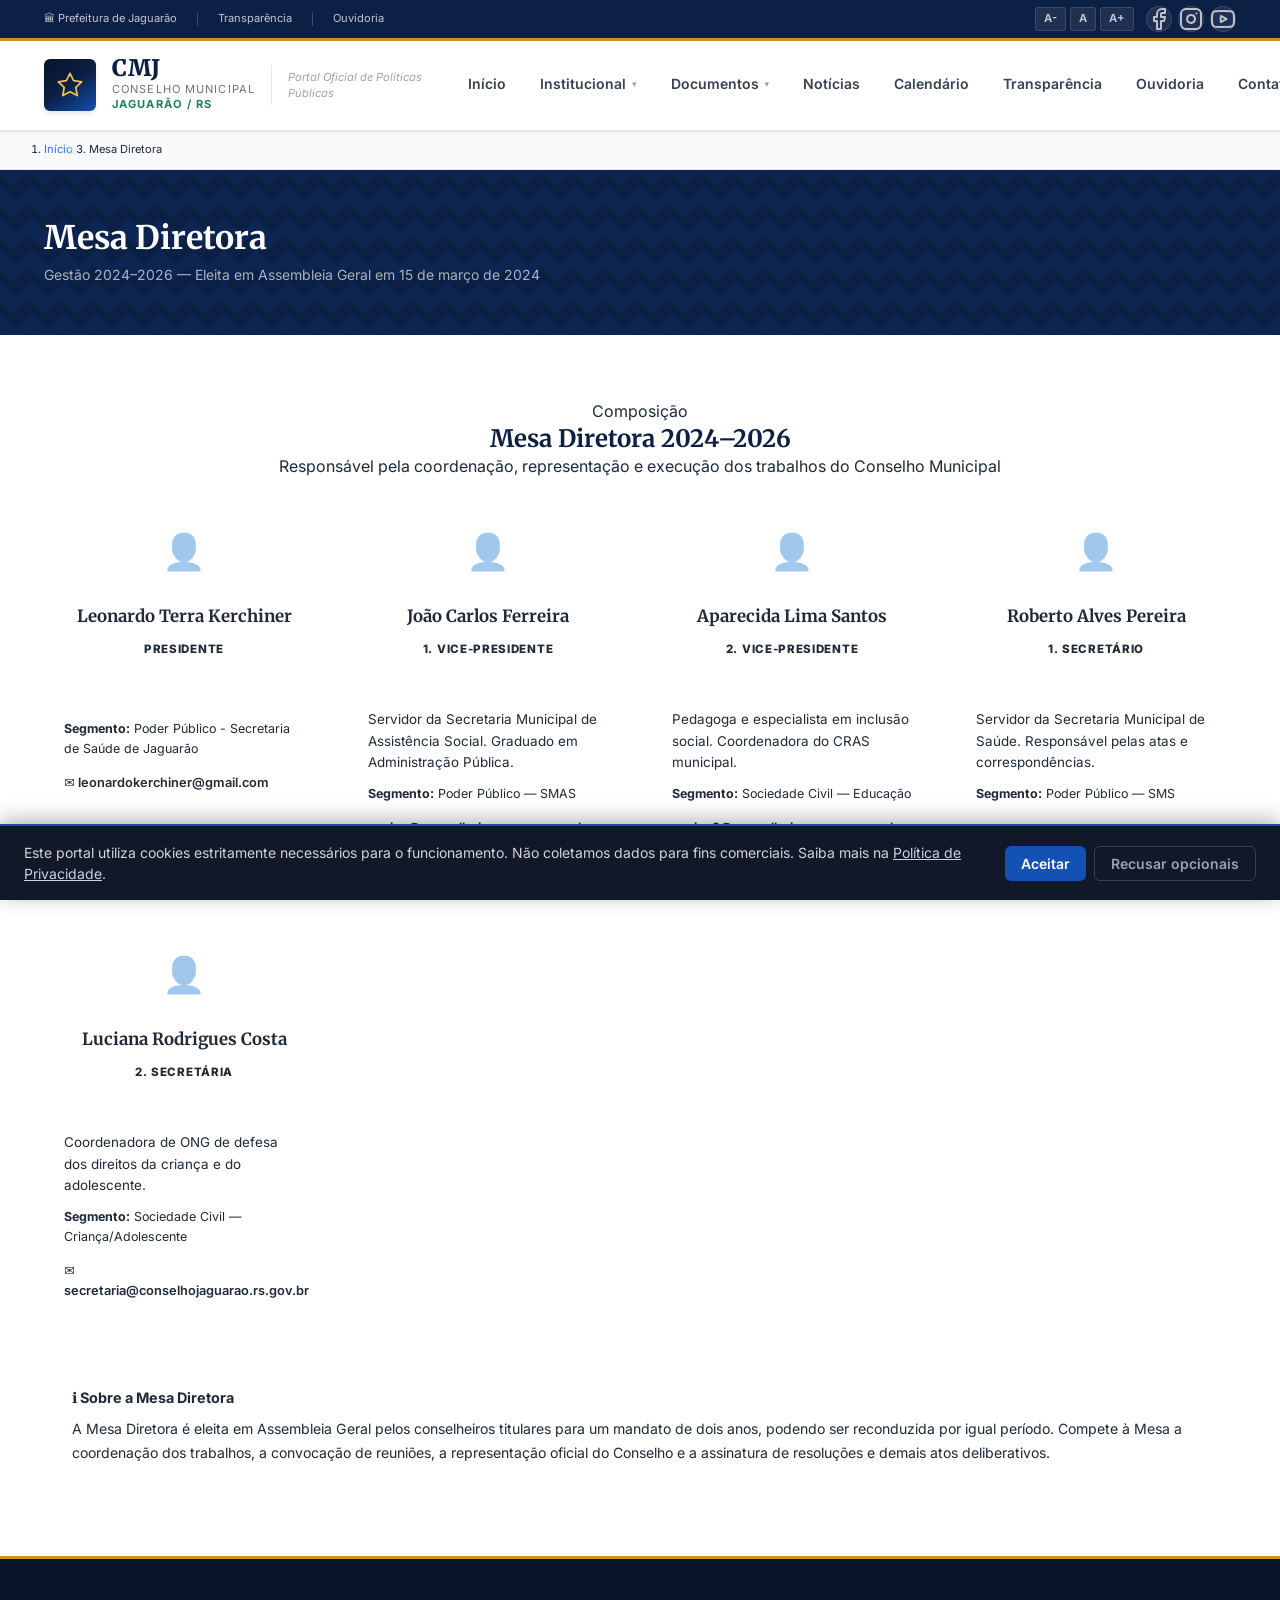
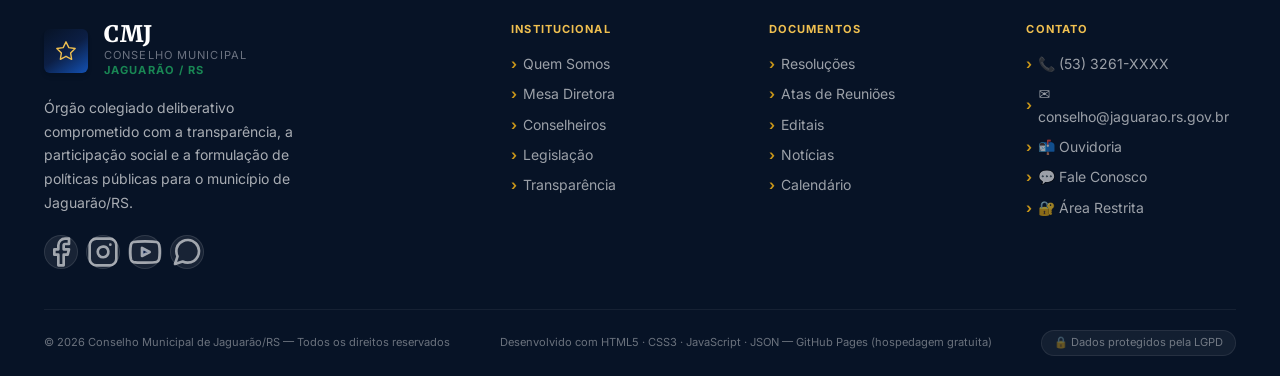
<file: pages/mesa-diretora.html>
<!DOCTYPE html>
<html lang="pt-BR">
<head>
  <meta charset="UTF-8"><meta name="viewport" content="width=device-width, initial-scale=1.0">
  <meta name="description" content="Mesa Diretora do Conselho Municipal de Jaguarão/RS — gestão 2024–2026.">
  <meta name="theme-color" content="#071D41">
  <title>Mesa Diretora — Conselho Municipal de Jaguarão/RS</title>
  <link rel="icon" href="../assets/images/favicon.svg" type="image/svg+xml">
  <link rel="preconnect" href="https://fonts.googleapis.com">
  <link rel="preconnect" href="https://fonts.gstatic.com" crossorigin>
  <link rel="stylesheet" href="../assets/css/style.css">
  <style>
    .mesa-grid{display:grid;grid-template-columns:repeat(auto-fill,minmax(280px,1fr));gap:24px}
    .mesa-card{background:var(--branco);border-radius:var(--r-xl);overflow:hidden;box-shadow:var(--sombra-md);border:1px solid var(--cinza-6);transition:var(--tr)}
    .mesa-card:hover{transform:translateY(-4px);box-shadow:var(--sombra-lg)}
    .mesa-topo{background:linear-gradient(145deg,var(--azul-1),var(--azul-3));padding:28px 20px;text-align:center}
    .mesa-foto{width:86px;height:86px;border-radius:50%;background:rgba(255,255,255,.12);border:3px solid var(--ouro-3);margin:0 auto 12px;display:flex;align-items:center;justify-content:center;font-size:2.2rem;color:rgba(255,255,255,.4)}
    .mesa-topo h3{color:var(--branco);font-size:1.05rem;margin-bottom:8px}
    .mesa-cargo{display:inline-block;background:var(--ouro-3);color:var(--azul-1);padding:3px 14px;border-radius:var(--r-full);font-size:.72rem;font-weight:800;text-transform:uppercase;letter-spacing:.06em}
    .mesa-body{padding:20px}
    .mesa-body p{font-size:.84rem;color:var(--cinza-3);line-height:1.6;margin-bottom:10px}
    .mesa-body .seg{font-size:.78rem;color:var(--cinza-4);margin-bottom:14px}
    .mesa-body a{font-size:.8rem;color:var(--azul-3);font-weight:600;display:flex;align-items:center;gap:5px}
    .info-institucional{background:var(--azul-6);border-radius:var(--r-xl);padding:28px;margin-top:40px;border:1px solid var(--cinza-6)}
    .info-institucional h3{font-size:.9rem;color:var(--azul-1);margin-bottom:10px;font-family:var(--font-body);font-weight:700}
    .info-institucional p{font-size:.88rem;color:var(--cinza-3);line-height:1.65}
  </style>
</head>
<body>
<a href="#conteudo-principal" class="skip-link">Ir para o conteúdo principal</a>
<div id="site-header"></div>
<nav class="breadcrumb" aria-label="Navegação estrutural">
  <div class="container"><ol class="breadcrumb-lista"><li><a href="../index.html">Início</a></li><li class="sep">/</li><li class="atual">Mesa Diretora</li></ol></div>
</nav>
<div class="page-hero">
  <div class="container"><div class="page-hero-inner">
    <h1>Mesa Diretora</h1>
    <p>Gestão 2024–2026 — Eleita em Assembleia Geral em 15 de março de 2024</p>
  </div></div>
</div>
<main id="conteudo-principal">
<section class="section">
  <div class="container">
    <div class="sec-header" style="text-align:center">
      <div class="sec-kicker" style="justify-content:center">Composição</div>
      <h2 class="sec-titulo" style="text-align:center">Mesa Diretora 2024–2026</h2>
      <p class="sec-subtitulo" style="text-align:center;margin:0 auto">Responsável pela coordenação, representação e execução dos trabalhos do Conselho Municipal</p>
    </div>
    <div class="mesa-grid" id="mesa-diretora-grid">
      <div class="mesa-card">
        <div class="mesa-topo"><div class="mesa-foto" aria-hidden="true">👤</div><h3>Maria das Graças Oliveira</h3><span class="mesa-cargo">Presidente</span></div>
        <div class="mesa-body"><p>Assistente social com 15 anos de experiência em políticas públicas. Representante da sociedade civil, membro do Conselho desde 2018.</p><p class="seg"><strong>Segmento:</strong> Sociedade Civil — Entidades de Assistência</p><a href="mailto:presidencia@conselhojaguarao.rs.gov.br">✉ presidencia@conselhojaguarao.rs.gov.br</a></div>
      </div>
      <div class="mesa-card">
        <div class="mesa-topo"><div class="mesa-foto" aria-hidden="true">👤</div><h3>João Carlos Ferreira</h3><span class="mesa-cargo">1.º Vice-Presidente</span></div>
        <div class="mesa-body"><p>Servidor da Secretaria Municipal de Assistência Social. Graduado em Administração Pública com especialização em gestão municipal.</p><p class="seg"><strong>Segmento:</strong> Poder Público — SMAS</p><a href="mailto:vice@conselhojaguarao.rs.gov.br">✉ vice@conselhojaguarao.rs.gov.br</a></div>
      </div>
      <div class="mesa-card">
        <div class="mesa-topo"><div class="mesa-foto" aria-hidden="true">👤</div><h3>Aparecida Lima Santos</h3><span class="mesa-cargo">2.ª Vice-Presidente</span></div>
        <div class="mesa-body"><p>Pedagoga e especialista em inclusão social. Coordenadora do CRAS municipal, representante da sociedade civil na área de educação.</p><p class="seg"><strong>Segmento:</strong> Sociedade Civil — Educação</p><a href="mailto:vice2@conselhojaguarao.rs.gov.br">✉ vice2@conselhojaguarao.rs.gov.br</a></div>
      </div>
      <div class="mesa-card">
        <div class="mesa-topo"><div class="mesa-foto" aria-hidden="true">👤</div><h3>Roberto Alves Pereira</h3><span class="mesa-cargo">1.º Secretário</span></div>
        <div class="mesa-body"><p>Servidor da Secretaria Municipal de Saúde. Responsável pela elaboração e guarda das atas, correspondências e arquivo do Conselho.</p><p class="seg"><strong>Segmento:</strong> Poder Público — SMS</p><a href="mailto:secretaria@conselhojaguarao.rs.gov.br">✉ secretaria@conselhojaguarao.rs.gov.br</a></div>
      </div>
      <div class="mesa-card">
        <div class="mesa-topo"><div class="mesa-foto" aria-hidden="true">👤</div><h3>Luciana Rodrigues Costa</h3><span class="mesa-cargo">2.ª Secretária</span></div>
        <div class="mesa-body"><p>Coordenadora de ONG de defesa dos direitos da criança e do adolescente há mais de 10 anos. Representante da sociedade civil organizada.</p><p class="seg"><strong>Segmento:</strong> Sociedade Civil — Criança/Adolescente</p><a href="mailto:secretaria@conselhojaguarao.rs.gov.br">✉ secretaria@conselhojaguarao.rs.gov.br</a></div>
      </div>
    </div>
    <div class="info-institucional">
      <h3>ℹ Sobre a Mesa Diretora</h3>
      <p>A Mesa Diretora é eleita em Assembleia Geral pelos conselheiros titulares para um mandato de dois anos, podendo ser reconduzida por igual período. Compete à Mesa a coordenação dos trabalhos, a convocação de reuniões, a representação oficial do Conselho e a assinatura de resoluções e demais atos deliberativos.</p>
    </div>
  </div>
</section>
  <script>
fetch('../data/mesa_diretora.json')
  .then(r => r.json())
  .then(data => {
    const lista = Array.isArray(data) ? data : (data.membros || []);
    if (!lista.length) return;
    const grid = document.getElementById('mesa-diretora-grid');
    if (!grid) return;
    grid.innerHTML = lista.map(m => `
      <div class="mesa-card">
        <div class="mesa-topo">
          <div class="mesa-foto" aria-hidden="true">👤</div>
          <h3>${m.nome}</h3>
          <span class="mesa-cargo">${m.cargo}</span>
        </div>
        <div class="mesa-body">
          <p>${m.descricao || ''}</p>
          <p class="seg"><strong>Segmento:</strong> ${m.segmento || ''}</p>
          ${m.email ? `<a href="mailto:${m.email}">✉ ${m.email}</a>` : ''}
        </div>
      </div>`).join('');
  }).catch(e => console.warn('mesa-diretora:', e));
</script>
</main>
<div id="site-footer"></div>
<script src="../assets/js/components.js"></script>
<script src="../assets/js/main.js"></script>
<script>
  window.CMJData = { base: '../' };
  CMJ.init();
</script>
</body></html>
</file>
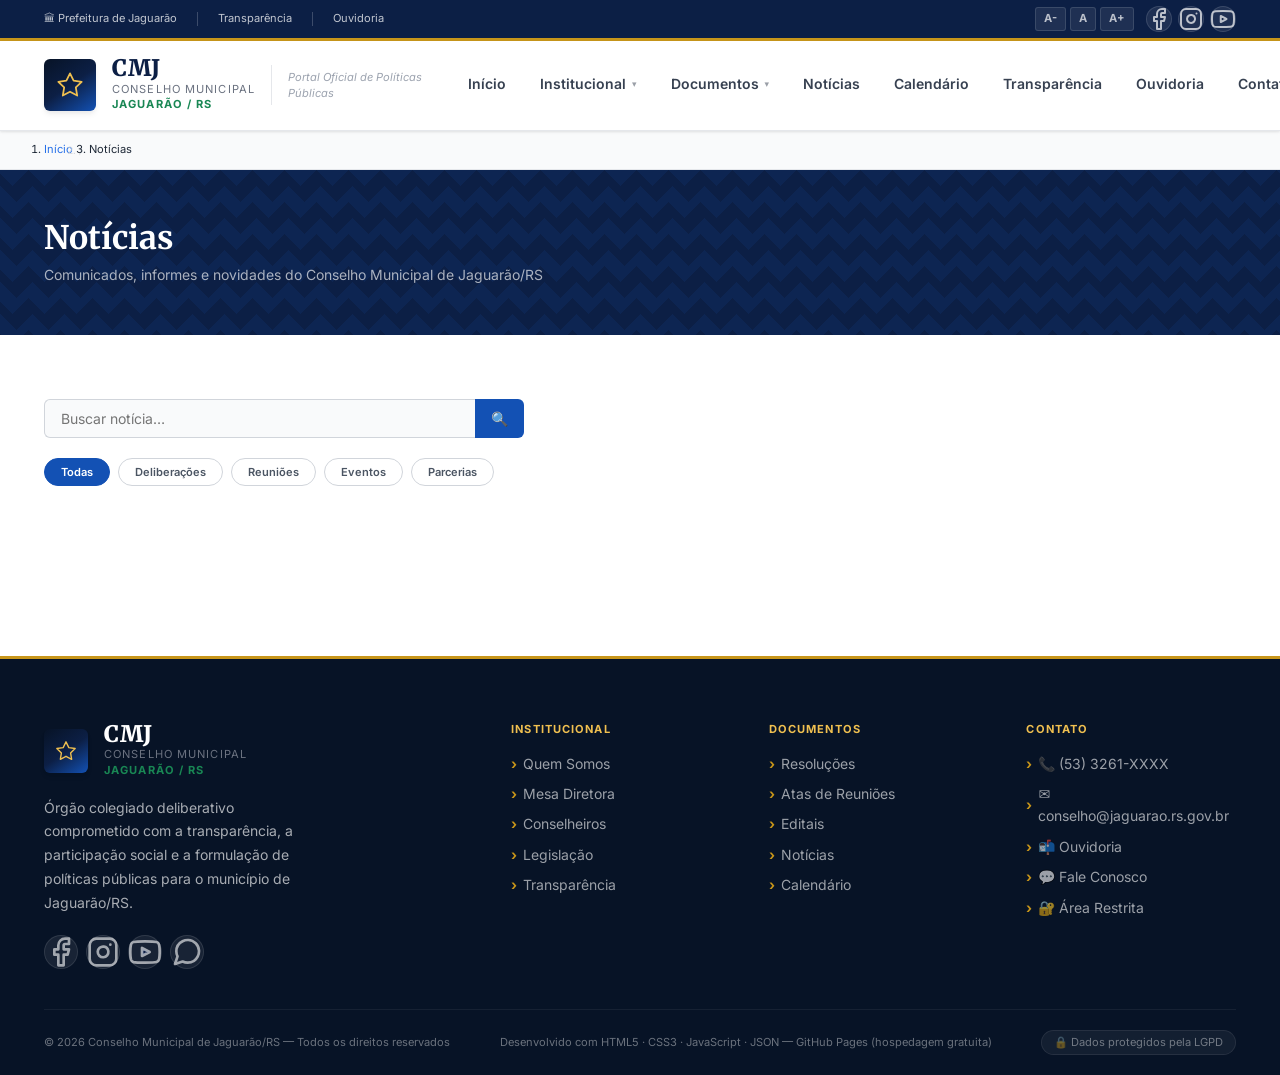
<file: pages/noticias.html>
<!DOCTYPE html>
<html lang="pt-BR">
<head>
  <meta charset="UTF-8"><meta name="viewport" content="width=device-width, initial-scale=1.0">
  <meta name="description" content="Notícias, comunicados e informes do Conselho Municipal de Jaguarão/RS.">
  <meta name="theme-color" content="#071D41">
  <title>Notícias — Conselho Municipal de Jaguarão/RS</title>
  <link rel="icon" href="../assets/images/favicon.svg" type="image/svg+xml">
  <link rel="preconnect" href="https://fonts.googleapis.com">
  <link rel="preconnect" href="https://fonts.gstatic.com" crossorigin>
  <link rel="stylesheet" href="../assets/css/style.css">
  <style>
    .filtros{display:flex;gap:8px;flex-wrap:wrap;margin-bottom:28px}
    .f-btn{padding:7px 18px;border-radius:var(--r-full);border:1.5px solid var(--cinza-5);background:var(--branco);color:var(--cinza-2);font-size:.82rem;font-weight:600;cursor:pointer;transition:var(--tr);font-family:var(--font-body)}
    .f-btn:hover,.f-btn.ativo{background:var(--azul-3);color:var(--branco);border-color:var(--azul-3)}
    .busca-noticias{margin-bottom:20px;max-width:520px;display:flex}
    .busca-noticias input{flex:1;padding:10px 14px;border:1.5px solid var(--cinza-5);border-right:none;border-radius:var(--r-md) 0 0 var(--r-md);font-family:var(--font-body);font-size:.88rem;background:var(--cinza-7)}
    .busca-noticias input:focus{outline:none;border-color:var(--azul-3);background:var(--branco)}
    .busca-noticias button{padding:10px 16px;background:var(--azul-3);color:var(--branco);border:none;border-radius:0 var(--r-md) var(--r-md) 0;cursor:pointer}
  </style>
</head>
<body>
<a href="#conteudo-principal" class="skip-link">Ir para o conteúdo principal</a>
<div id="site-header"></div>
<nav class="breadcrumb" aria-label="Navegação estrutural">
  <div class="container"><ol class="breadcrumb-lista"><li><a href="../index.html">Início</a></li><li class="sep">/</li><li class="atual">Notícias</li></ol></div>
</nav>
<div class="page-hero">
  <div class="container"><div class="page-hero-inner">
    <h1>Notícias</h1>
    <p>Comunicados, informes e novidades do Conselho Municipal de Jaguarão/RS</p>
  </div></div>
</div>
<main id="conteudo-principal">
<section class="section">
  <div class="container">
    <div class="search-wrap">
      <input type="search" id="buscaNoticia" placeholder="Buscar notícia…" aria-label="Buscar notícias">
      <button aria-label="Buscar">🔍</button>
    </div>
    <div class="filter-bar" role="group" aria-label="Filtrar por categoria">
      <button class="filter-btn active" onclick="filtrarNot('todas',this)">Todas</button>
      <button class="filter-btn" onclick="filtrarNot('deliberacao',this)">Deliberações</button>
      <button class="filter-btn" onclick="filtrarNot('reuniao',this)">Reuniões</button>
      <button class="filter-btn" onclick="filtrarNot('evento',this)">Eventos</button>
      <button class="filter-btn" onclick="filtrarNot('parceria',this)">Parcerias</button>
    </div>
    <div id="not-grid" class="loading-grid">
      <div class="skeleton"><div class="skeleton-img"></div><div class="skeleton-body"><div class="skeleton-line w60"></div><div class="skeleton-line w80" style="height:18px;margin:6px 0"></div><div class="skeleton-line"></div></div></div>
      <div class="skeleton"><div class="skeleton-img"></div><div class="skeleton-body"><div class="skeleton-line w60"></div><div class="skeleton-line w80" style="height:18px;margin:6px 0"></div><div class="skeleton-line"></div></div></div>
      <div class="skeleton"><div class="skeleton-img"></div><div class="skeleton-body"><div class="skeleton-line w60"></div><div class="skeleton-line w80" style="height:18px;margin:6px 0"></div><div class="skeleton-line"></div></div></div>
    </div>
    <p id="not-total" style="margin-top:16px;font-size:.82rem;color:var(--cinza-4)"></p>
  </div>
</section>
</main>
<div id="site-footer"></div>
<script src="../assets/js/components.js"></script>
<script src="../assets/js/main.js"></script>
<script>
CMJ.init();
let todasNot = [];
let catAtiva = 'todas';

CMJData.carregar('noticias.json').then(data => {
  if (!data) return;
  todasNot = data;
  renderNot(data);
});

function renderNot(lista) {
  const grid = document.getElementById('not-grid');
  const total = document.getElementById('not-total');
  if(total) total.textContent = lista.length ? `${lista.length} notícia(s) encontrada(s)` : '';
  if (!lista.length) {
    grid.innerHTML = '<div style="grid-column:1/-1;text-align:center;padding:60px;color:var(--cinza-4);">Nenhuma notícia encontrada.</div>';
    return;
  }
  grid.className = 'loading-grid';
  setTimeout(() => grid.className = 'noticias-grid', 50);
  grid.innerHTML = lista.map(n => `
    <article class="noticia-card" data-categoria="${n.categoria}">
      <div class="noticia-card-img">
        <div class="emoji-bg" aria-hidden="true">${n.imagem_emoji || '📰'}</div>
        <span class="data-pill">📅 ${CMJData.formatarData(n.data)}</span>
      </div>
      <div class="noticia-card-body">
        <div style="display:flex;gap:6px;flex-wrap:wrap">
          <span class="tag ${CMJData.corCategoria(n.categoria)}">${CMJData.labelCategoria(n.categoria)}</span>
          ${n.destaque ? '<span class="tag tag-ouro">⭐ Destaque</span>' : ''}
        </div>
        <h3><a href="#">${n.titulo}</a></h3>
        <p>${n.resumo}</p>
      </div>
      <div class="noticia-card-footer">
        <span style="font-size:.76rem;color:var(--cinza-4)">${CMJData.formatarData(n.data)}</span>
        <a href="#" class="ler-mais">Ler mais →</a>
      </div>
    </article>`).join('');
}

function filtrarNot(cat, btn) {
  document.querySelectorAll('.f-btn').forEach(b => b.classList.remove('ativo'));
  btn.classList.add('ativo');
  catAtiva = cat;
  aplicarFiltros();
}

function aplicarFiltros() {
  const busca = (document.getElementById('buscaNoticia').value || '').toLowerCase();
  const filtrado = todasNot.filter(n => {
    const matchCat = catAtiva === 'todas' || n.categoria === catAtiva;
    const matchBusca = !busca || n.titulo.toLowerCase().includes(busca) || n.resumo.toLowerCase().includes(busca);
    return matchCat && matchBusca;
  });
  renderNot(filtrado);
}

document.getElementById('buscaNoticia')?.addEventListener('input', aplicarFiltros);
</script>
</body></html>
</file>
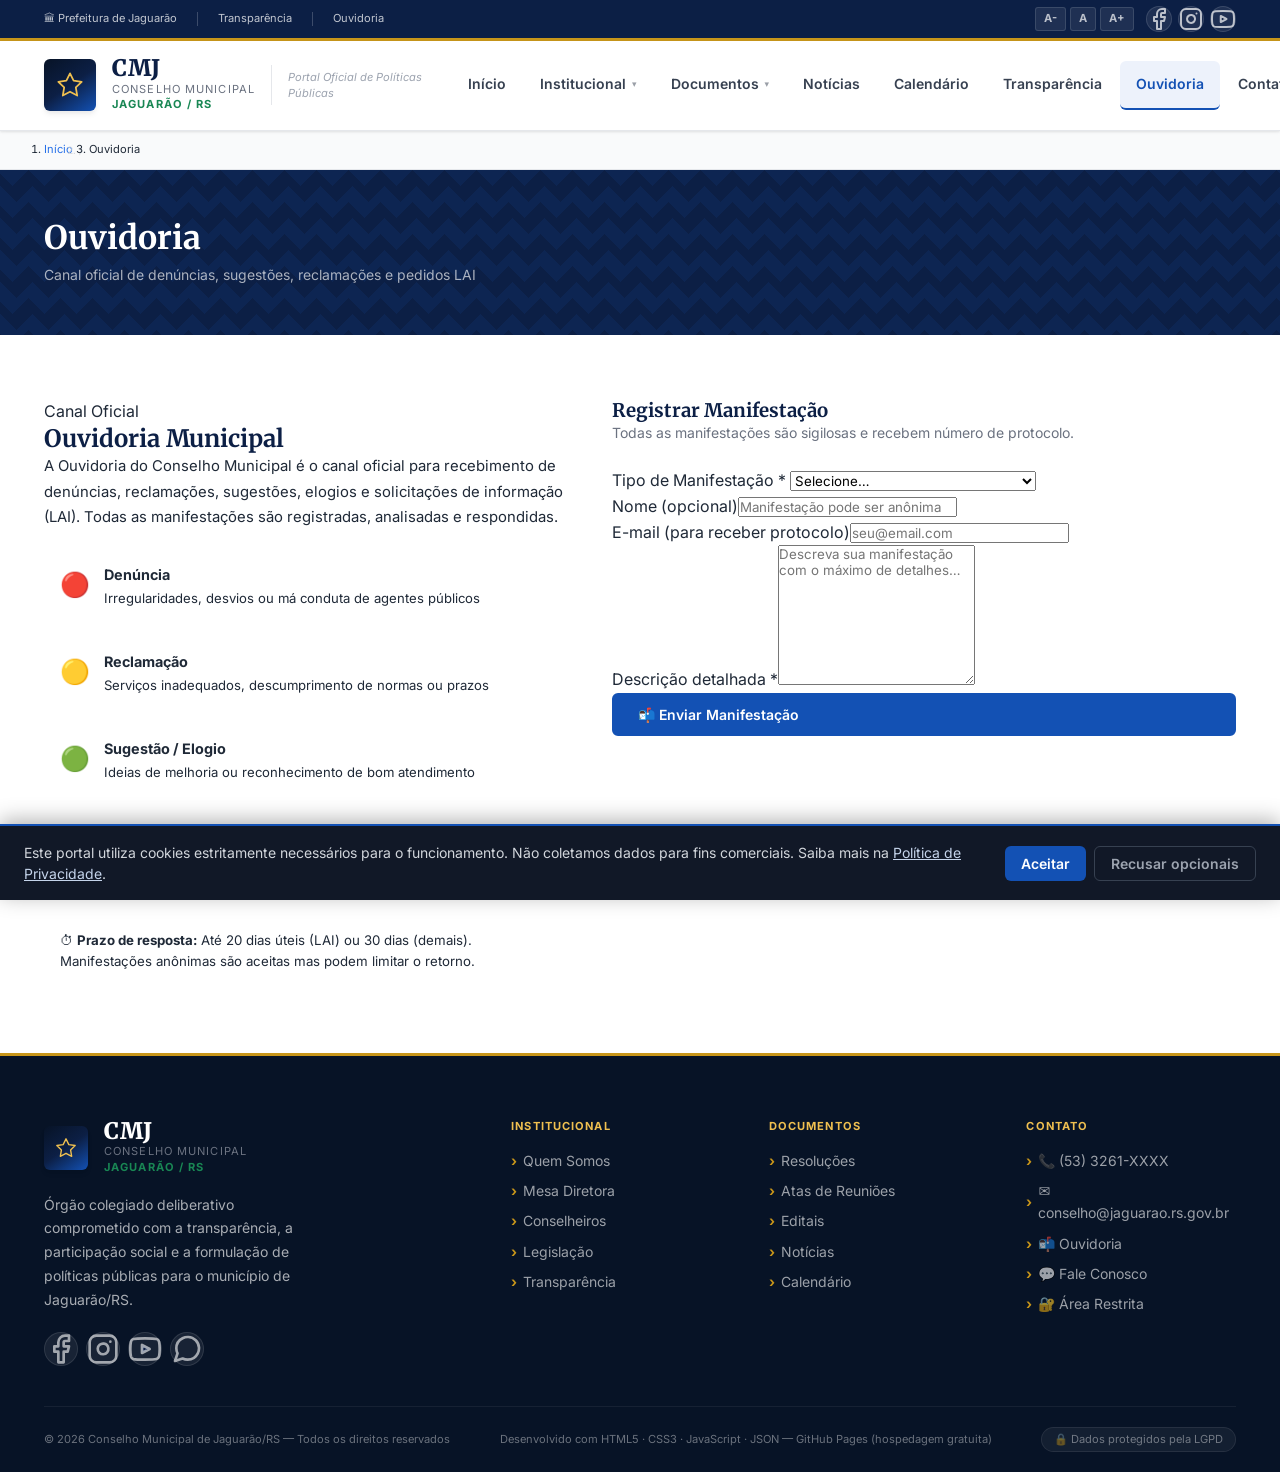
<file: pages/ouvidoria.html>
<!DOCTYPE html>
<html lang="pt-BR">
<head>
  <meta charset="UTF-8"><meta name="viewport" content="width=device-width, initial-scale=1.0">
  <meta name="description" content="Canal de ouvidoria do Conselho Municipal de Jaguarão/RS — denúncias, sugestões e pedidos LAI.">
  <meta name="theme-color" content="#071D41">
  <title>Ouvidoria — Conselho Municipal de Jaguarão/RS</title>
  <link rel="icon" href="../assets/images/favicon.svg" type="image/svg+xml">
  <link rel="preconnect" href="https://fonts.googleapis.com">
  <link rel="preconnect" href="https://fonts.gstatic.com" crossorigin>
  <link rel="stylesheet" href="../assets/css/style.css">
</head>
<body>
<a href="#conteudo-principal" class="skip-link">Ir para o conteúdo principal</a>
<div id="site-header"></div>
<nav class="breadcrumb" aria-label="Navegação estrutural">
  <div class="container"><ol class="breadcrumb-lista"><li><a href="../index.html">Início</a></li><li class="sep">/</li><li class="atual">Ouvidoria</li></ol></div>
</nav>
<div class="page-hero">
  <div class="container"><div class="page-hero-inner"><h1>Ouvidoria</h1><p>Canal oficial de denúncias, sugestões, reclamações e pedidos LAI</p></div></div>
</div>
<main id="conteudo-principal">

<section class="section">
<div class="container">
  <div style="display:grid;grid-template-columns:1fr 1.2fr;gap:48px;align-items:start">
    <div>
      <div class="sec-kicker">Canal Oficial</div>
      <h2 class="sec-titulo">Ouvidoria Municipal</h2>
      <p style="color:var(--cinza-3);font-size:.93rem;line-height:1.7;margin-bottom:20px">A Ouvidoria do Conselho Municipal é o canal oficial para recebimento de denúncias, reclamações, sugestões, elogios e solicitações de informação (LAI). Todas as manifestações são registradas, analisadas e respondidas.</p>
      <div style="display:flex;flex-direction:column;gap:12px;margin-bottom:28px">
        <div style="background:var(--branco);border:1px solid var(--cinza-6);border-radius:var(--r-lg);padding:16px;display:flex;gap:14px;align-items:flex-start">
          <span style="font-size:1.5rem">🔴</span><div><h4 style="font-size:.9rem;color:var(--azul-1);margin-bottom:4px;font-family:var(--font-body);font-weight:700">Denúncia</h4><p style="font-size:.82rem;color:var(--cinza-3)">Irregularidades, desvios ou má conduta de agentes públicos</p></div>
        </div>
        <div style="background:var(--branco);border:1px solid var(--cinza-6);border-radius:var(--r-lg);padding:16px;display:flex;gap:14px;align-items:flex-start">
          <span style="font-size:1.5rem">🟡</span><div><h4 style="font-size:.9rem;color:var(--azul-1);margin-bottom:4px;font-family:var(--font-body);font-weight:700">Reclamação</h4><p style="font-size:.82rem;color:var(--cinza-3)">Serviços inadequados, descumprimento de normas ou prazos</p></div>
        </div>
        <div style="background:var(--branco);border:1px solid var(--cinza-6);border-radius:var(--r-lg);padding:16px;display:flex;gap:14px;align-items:flex-start">
          <span style="font-size:1.5rem">🟢</span><div><h4 style="font-size:.9rem;color:var(--azul-1);margin-bottom:4px;font-family:var(--font-body);font-weight:700">Sugestão / Elogio</h4><p style="font-size:.82rem;color:var(--cinza-3)">Ideias de melhoria ou reconhecimento de bom atendimento</p></div>
        </div>
        <div style="background:var(--branco);border:1px solid var(--cinza-6);border-radius:var(--r-lg);padding:16px;display:flex;gap:14px;align-items:flex-start">
          <span style="font-size:1.5rem">🔵</span><div><h4 style="font-size:.9rem;color:var(--azul-1);margin-bottom:4px;font-family:var(--font-body);font-weight:700">Pedido LAI</h4><p style="font-size:.82rem;color:var(--cinza-3)">Solicitação de informações públicas (Lei de Acesso à Informação)</p></div>
        </div>
      </div>
      <div style="background:var(--azul-6);border-radius:var(--r-lg);padding:16px;font-size:.83rem;color:var(--cinza-3)">
        ⏱ <strong>Prazo de resposta:</strong> Até 20 dias úteis (LAI) ou 30 dias (demais). Manifestações anônimas são aceitas mas podem limitar o retorno.
      </div>
    </div>
    <div class="form-contato">
      <h3>Registrar Manifestação</h3>
      <p class="form-sub">Todas as manifestações são sigilosas e recebem número de protocolo.</p>
      <form id="formOuvidoria" novalidate>
        <div class="form-grupo"><label>Tipo de Manifestação *</label>
          <select name="tipo" required><option value="">Selecione…</option><option>Denúncia</option><option>Reclamação</option><option>Sugestão</option><option>Elogio</option><option>Pedido LAI — Acesso à Informação</option><option>Outros</option></select>
        </div>
        <div class="form-grupo"><label>Nome (opcional)</label><input type="text" name="nome" placeholder="Manifestação pode ser anônima"></div>
        <div class="form-grupo"><label>E-mail (para receber protocolo)</label><input type="email" name="email" placeholder="seu@email.com"></div>
        <div class="form-grupo"><label>Descrição detalhada *</label><textarea name="descricao" placeholder="Descreva sua manifestação com o máximo de detalhes…" required style="min-height:140px"></textarea></div>
        <button type="submit" class="btn btn-primary" style="width:100%">📬 Enviar Manifestação</button>
      </form>
    </div>
  </div>
</div>
</section>
</main>
<div id="site-footer"></div>
<script src="../assets/js/components.js"></script>
<script src="../assets/js/main.js"></script>
<script>
  window.CMJData = { base: '../' };
  CMJ.init();
</script>
</body></html>
</file>
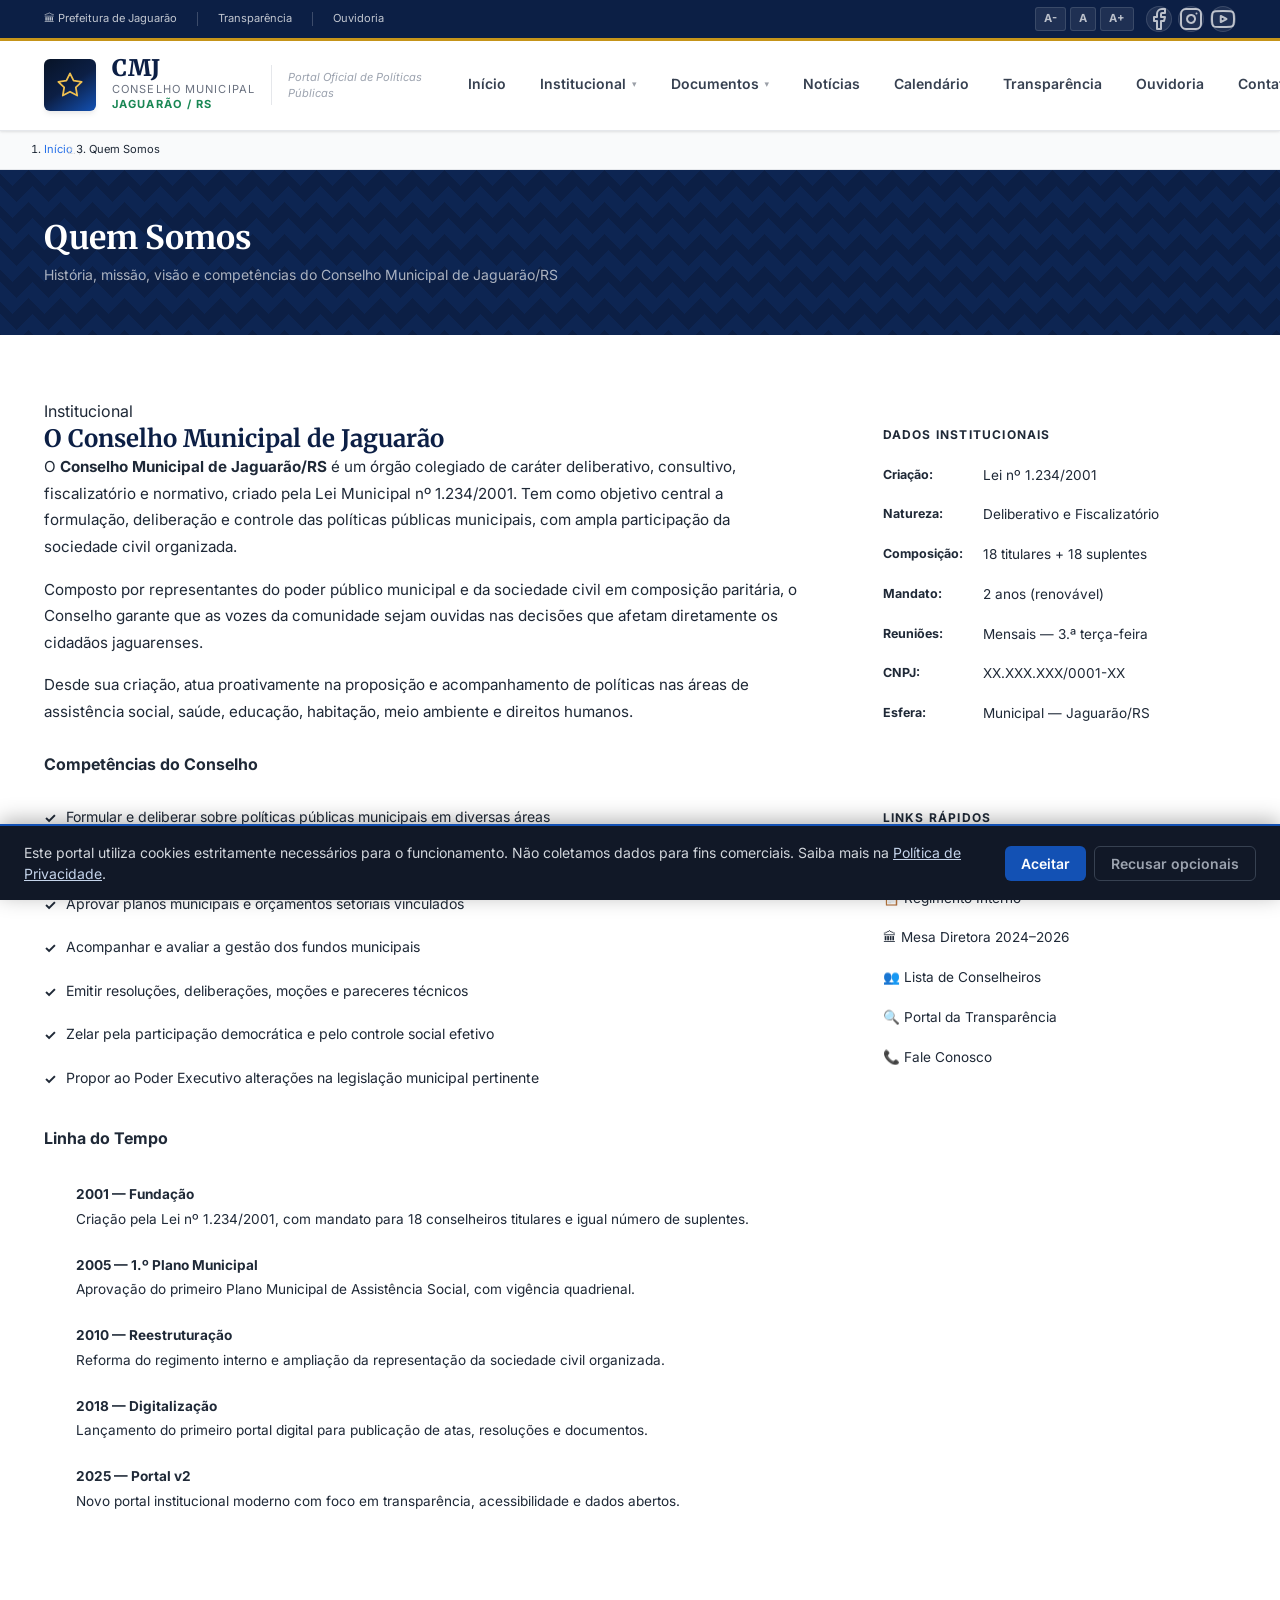
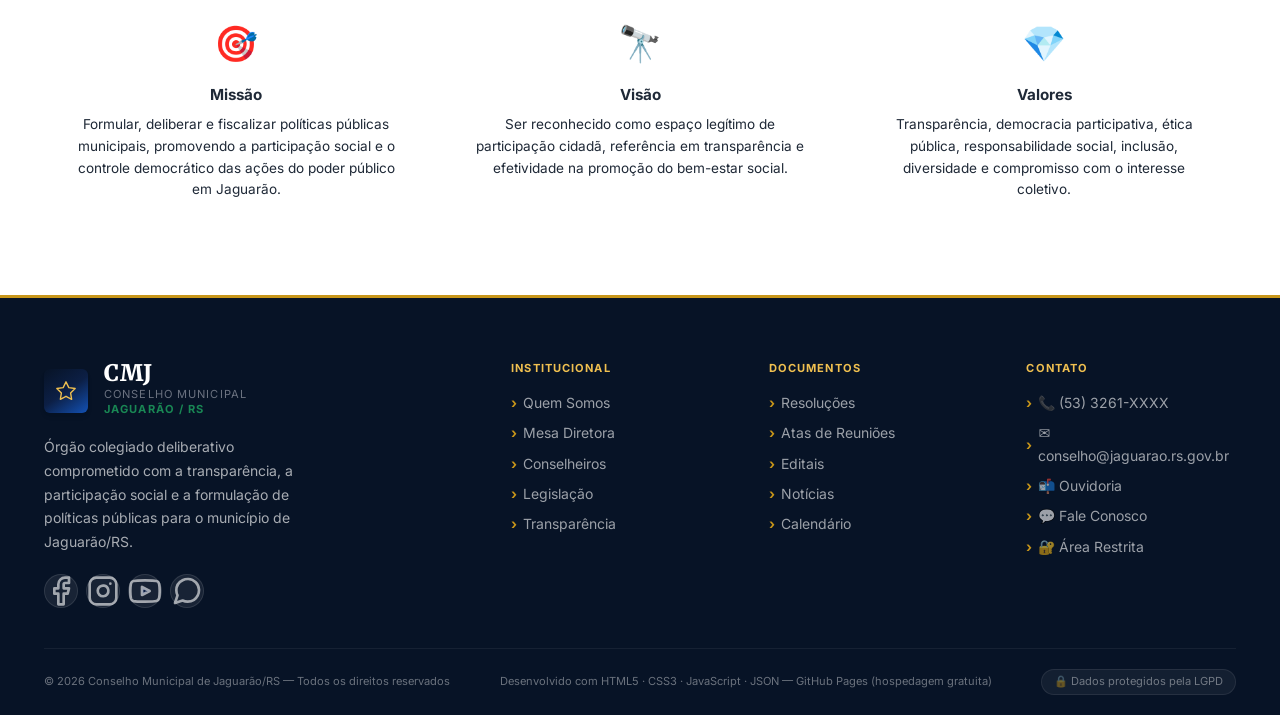
<file: pages/quem-somos.html>
<!DOCTYPE html>
<html lang="pt-BR">
<head>
  <meta charset="UTF-8"><meta name="viewport" content="width=device-width, initial-scale=1.0">
  <meta name="description" content="Conheça o Conselho Municipal de Jaguarão/RS — história, missão, visão e competências do órgão colegiado.">
  <meta name="theme-color" content="#071D41">
  <title>Quem Somos — Conselho Municipal de Jaguarão/RS</title>
  <link rel="icon" href="../assets/images/favicon.svg" type="image/svg+xml">
  <link rel="preconnect" href="https://fonts.googleapis.com">
  <link rel="preconnect" href="https://fonts.gstatic.com" crossorigin>
  <link rel="stylesheet" href="../assets/css/style.css">
  <style>
    .qs-grid{display:grid;grid-template-columns:2fr 1fr;gap:48px;align-items:start}
    .missao-grid{display:grid;grid-template-columns:repeat(3,1fr);gap:20px;margin-top:48px}
    .missao-card{background:var(--branco);border-radius:var(--r-xl);padding:30px 24px;text-align:center;border-top:3px solid var(--azul-3);box-shadow:var(--sombra-sm)}
    .missao-icon{font-size:2.2rem;margin-bottom:14px}
    .missao-card h3{font-size:.95rem;color:var(--azul-1);margin-bottom:10px;font-family:var(--font-body);font-weight:700}
    .missao-card p{font-size:.85rem;color:var(--cinza-3);line-height:1.6}
    .linha-tempo{position:relative;padding-left:28px;margin-top:28px}
    .linha-tempo::before{content:'';position:absolute;left:8px;top:0;bottom:0;width:2px;background:var(--cinza-6)}
    .lt-item{position:relative;margin-bottom:24px;padding-left:4px}
    .lt-item::before{content:'';position:absolute;left:-24px;top:5px;width:12px;height:12px;border-radius:50%;background:var(--azul-3);border:2px solid var(--branco);box-shadow:0 0 0 2px var(--azul-3)}
    .lt-item .ano{font-weight:700;color:var(--azul-3);font-size:.85rem;margin-bottom:3px}
    .lt-item p{font-size:.85rem;color:var(--cinza-3)}
    .info-box{background:var(--azul-6);border-radius:var(--r-xl);padding:28px;border:1px solid var(--cinza-6);margin-bottom:20px}
    .info-box h3{font-size:.75rem;font-weight:700;color:var(--azul-3);text-transform:uppercase;letter-spacing:.1em;margin-bottom:14px;font-family:var(--font-body)}
    .info-dado{display:flex;gap:10px;padding:9px 0;border-bottom:1px solid var(--cinza-6);font-size:.85rem}
    .info-dado:last-child{border-bottom:none}
    .info-dado strong{color:var(--cinza-3);min-width:90px;font-size:.78rem}
    .competencia-item{display:flex;gap:10px;align-items:flex-start;padding:10px 0;border-bottom:1px solid var(--cinza-7);font-size:.88rem;color:var(--cinza-2)}
    .competencia-item:last-child{border-bottom:none}
    .competencia-item::before{content:'✓';color:var(--verde-2);font-weight:700;flex-shrink:0;margin-top:1px}
    @media(max-width:768px){.qs-grid{grid-template-columns:1fr}.missao-grid{grid-template-columns:1fr}}
  </style>
</head>
<body>
<a href="#conteudo-principal" class="skip-link">Ir para o conteúdo principal</a>
<div id="site-header"></div>
<nav class="breadcrumb" aria-label="Navegação estrutural">
  <div class="container"><ol class="breadcrumb-lista"><li><a href="../index.html">Início</a></li><li class="sep">/</li><li class="atual">Quem Somos</li></ol></div>
</nav>
<div class="page-hero">
  <div class="container"><div class="page-hero-inner">
    <h1>Quem Somos</h1>
    <p>História, missão, visão e competências do Conselho Municipal de Jaguarão/RS</p>
  </div></div>
</div>
<main id="conteudo-principal">
<section class="section">
  <div class="container">
    <div class="qs-grid">
      <div>
        <div class="sec-kicker">Institucional</div>
        <h2 class="sec-titulo">O Conselho Municipal de Jaguarão</h2>
        <p style="margin-bottom:16px;font-size:.95rem;color:var(--cinza-2);line-height:1.75">O <strong>Conselho Municipal de Jaguarão/RS</strong> é um órgão colegiado de caráter deliberativo, consultivo, fiscalizatório e normativo, criado pela Lei Municipal nº 1.234/2001. Tem como objetivo central a formulação, deliberação e controle das políticas públicas municipais, com ampla participação da sociedade civil organizada.</p>
        <p style="margin-bottom:16px;font-size:.95rem;color:var(--cinza-2);line-height:1.75">Composto por representantes do poder público municipal e da sociedade civil em composição paritária, o Conselho garante que as vozes da comunidade sejam ouvidas nas decisões que afetam diretamente os cidadãos jaguarenses.</p>
        <p style="margin-bottom:28px;font-size:.95rem;color:var(--cinza-2);line-height:1.75">Desde sua criação, atua proativamente na proposição e acompanhamento de políticas nas áreas de assistência social, saúde, educação, habitação, meio ambiente e direitos humanos.</p>

        <h3 style="font-size:1rem;color:var(--azul-1);margin-bottom:14px;font-family:var(--font-body);font-weight:700;padding-bottom:8px;border-bottom:2px solid var(--azul-6)">Competências do Conselho</h3>
        <div>
          <div class="competencia-item">Formular e deliberar sobre políticas públicas municipais em diversas áreas</div>
          <div class="competencia-item">Fiscalizar a execução e os resultados das políticas aprovadas</div>
          <div class="competencia-item">Aprovar planos municipais e orçamentos setoriais vinculados</div>
          <div class="competencia-item">Acompanhar e avaliar a gestão dos fundos municipais</div>
          <div class="competencia-item">Emitir resoluções, deliberações, moções e pareceres técnicos</div>
          <div class="competencia-item">Zelar pela participação democrática e pelo controle social efetivo</div>
          <div class="competencia-item">Propor ao Poder Executivo alterações na legislação municipal pertinente</div>
        </div>

        <h3 style="font-size:1rem;color:var(--azul-1);margin:28px 0 14px;font-family:var(--font-body);font-weight:700;padding-bottom:8px;border-bottom:2px solid var(--azul-6)">Linha do Tempo</h3>
        <div class="linha-tempo">
          <div class="lt-item"><div class="ano">2001 — Fundação</div><p>Criação pela Lei nº 1.234/2001, com mandato para 18 conselheiros titulares e igual número de suplentes.</p></div>
          <div class="lt-item"><div class="ano">2005 — 1.º Plano Municipal</div><p>Aprovação do primeiro Plano Municipal de Assistência Social, com vigência quadrienal.</p></div>
          <div class="lt-item"><div class="ano">2010 — Reestruturação</div><p>Reforma do regimento interno e ampliação da representação da sociedade civil organizada.</p></div>
          <div class="lt-item"><div class="ano">2018 — Digitalização</div><p>Lançamento do primeiro portal digital para publicação de atas, resoluções e documentos.</p></div>
          <div class="lt-item"><div class="ano">2025 — Portal v2</div><p>Novo portal institucional moderno com foco em transparência, acessibilidade e dados abertos.</p></div>
        </div>
      </div>

      <div>
        <div class="info-box">
          <h3>Dados Institucionais</h3>
          <div class="info-dado"><strong>Criação:</strong><span>Lei nº 1.234/2001</span></div>
          <div class="info-dado"><strong>Natureza:</strong><span>Deliberativo e Fiscalizatório</span></div>
          <div class="info-dado"><strong>Composição:</strong><span>18 titulares + 18 suplentes</span></div>
          <div class="info-dado"><strong>Mandato:</strong><span>2 anos (renovável)</span></div>
          <div class="info-dado"><strong>Reuniões:</strong><span>Mensais — 3.ª terça-feira</span></div>
          <div class="info-dado"><strong>CNPJ:</strong><span>XX.XXX.XXX/0001-XX</span></div>
          <div class="info-dado"><strong>Esfera:</strong><span>Municipal — Jaguarão/RS</span></div>
        </div>
        <div class="info-box">
          <h3>Links Rápidos</h3>
          <div class="info-dado"><a href="legislacao.html" style="color:var(--azul-3)">⚖ Lei de Criação nº 1.234/2001</a></div>
          <div class="info-dado"><a href="../documentos/resolucoes/" style="color:var(--azul-3)">📋 Regimento Interno</a></div>
          <div class="info-dado"><a href="mesa-diretora.html" style="color:var(--azul-3)">🏛 Mesa Diretora 2024–2026</a></div>
          <div class="info-dado"><a href="conselheiros.html" style="color:var(--azul-3)">👥 Lista de Conselheiros</a></div>
          <div class="info-dado"><a href="../pages/transparencia.html" style="color:var(--azul-3)">🔍 Portal da Transparência</a></div>
          <div class="info-dado"><a href="contato.html" style="color:var(--azul-3)">📞 Fale Conosco</a></div>
        </div>
      </div>
    </div>

    <div class="missao-grid">
      <div class="missao-card"><div class="missao-icon">🎯</div><h3>Missão</h3><p>Formular, deliberar e fiscalizar políticas públicas municipais, promovendo a participação social e o controle democrático das ações do poder público em Jaguarão.</p></div>
      <div class="missao-card"><div class="missao-icon">🔭</div><h3>Visão</h3><p>Ser reconhecido como espaço legítimo de participação cidadã, referência em transparência e efetividade na promoção do bem-estar social.</p></div>
      <div class="missao-card"><div class="missao-icon">💎</div><h3>Valores</h3><p>Transparência, democracia participativa, ética pública, responsabilidade social, inclusão, diversidade e compromisso com o interesse coletivo.</p></div>
    </div>
  </div>
</section>
</main>
<div id="site-footer"></div>
<script src="../assets/js/components.js"></script>
<script src="../assets/js/main.js"></script>
<script>
  window.CMJData = { base: '../' };
  CMJ.init();
</script>
</body></html>
</file>
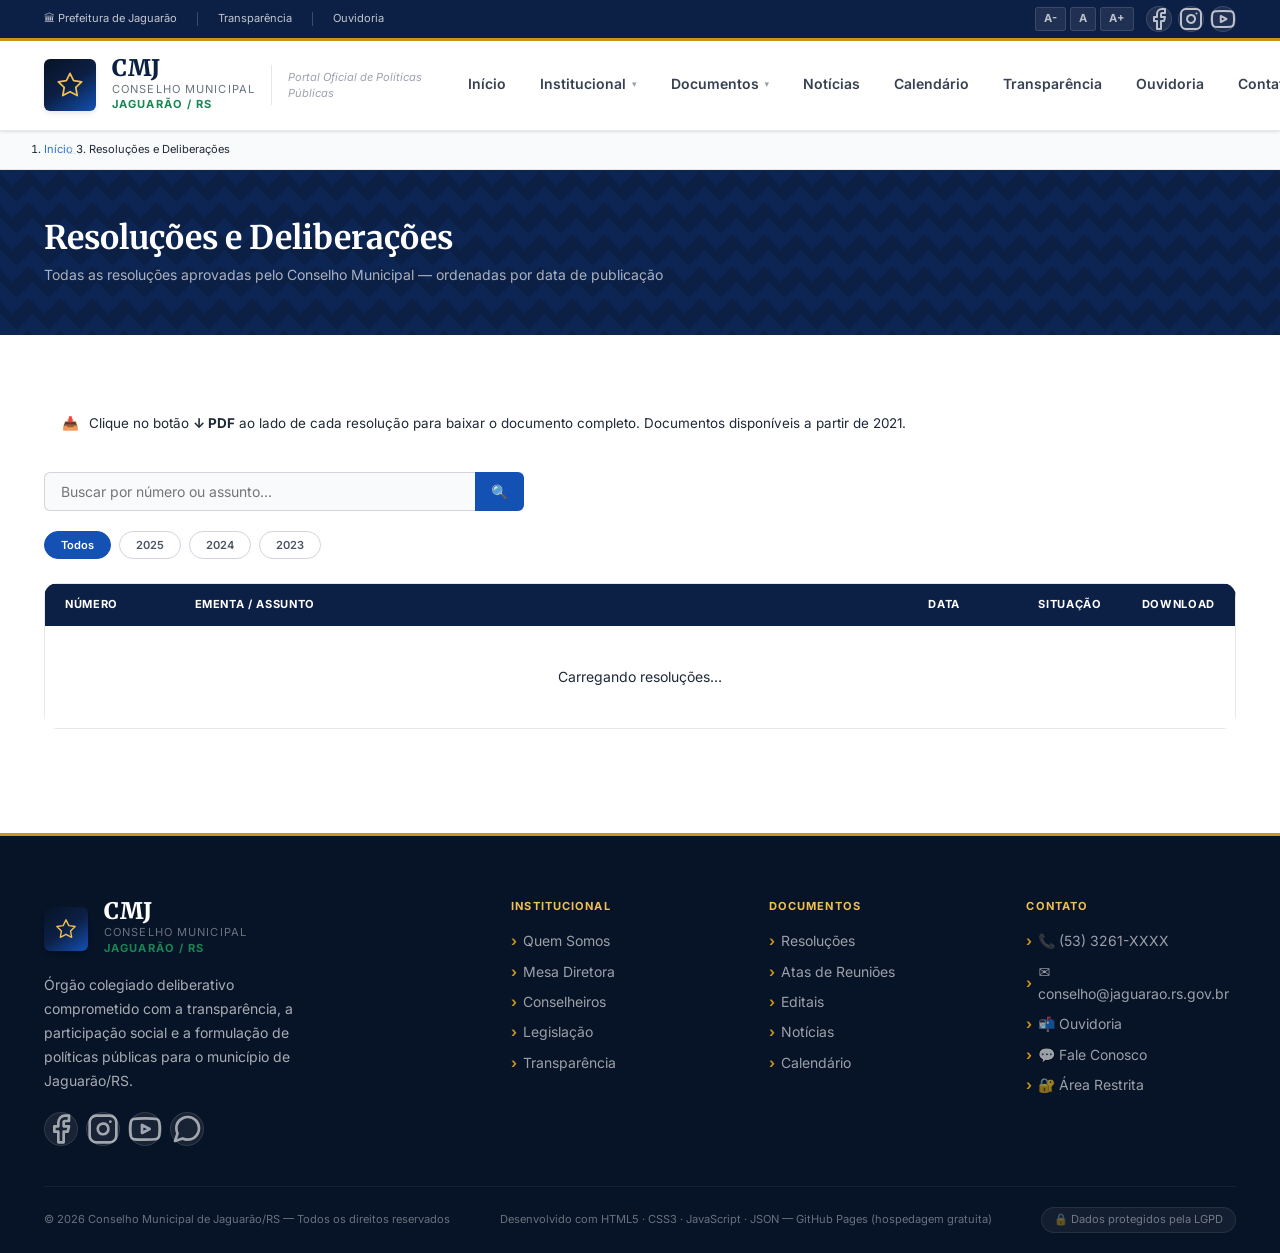
<file: pages/resolucoes.html>
<!DOCTYPE html>
<html lang="pt-BR">
<head>
  <meta charset="UTF-8"><meta name="viewport" content="width=device-width, initial-scale=1.0">
  <meta name="description" content="Resoluções e deliberações aprovadas pelo Conselho Municipal de Jaguarão/RS. Acesse e baixe em PDF.">
  <meta name="theme-color" content="#071D41">
  <title>Resoluções e Deliberações — Conselho Municipal de Jaguarão/RS</title>
  <link rel="icon" href="../assets/images/favicon.svg" type="image/svg+xml">
  <link rel="preconnect" href="https://fonts.googleapis.com">
  <link rel="preconnect" href="https://fonts.gstatic.com" crossorigin>
  <link rel="stylesheet" href="../assets/css/style.css">
  <style>
    .filtros-bar{display:flex;gap:8px;flex-wrap:wrap;margin-bottom:20px;align-items:center}
    .f-btn{padding:6px 16px;border-radius:var(--r-full);border:1.5px solid var(--cinza-5);background:var(--branco);color:var(--cinza-2);font-size:.8rem;font-weight:600;cursor:pointer;transition:var(--tr);font-family:var(--font-body)}
    .f-btn:hover,.f-btn.ativo{background:var(--azul-3);color:var(--branco);border-color:var(--azul-3)}
    .busca-wrap{margin-bottom:20px;max-width:480px}
    .busca-inline{display:flex}
    .busca-inline input{flex:1;padding:10px 14px;border:1.5px solid var(--cinza-5);border-right:none;border-radius:var(--r-md) 0 0 var(--r-md);font-family:var(--font-body);font-size:.88rem;background:var(--cinza-7)}
    .busca-inline input:focus{outline:none;border-color:var(--azul-3);background:var(--branco)}
    .busca-inline button{padding:10px 16px;background:var(--azul-3);color:var(--branco);border:none;border-radius:0 var(--r-md) var(--r-md) 0;cursor:pointer;font-size:.9rem}
    #res-tabela-wrap{background:var(--branco);border-radius:var(--r-xl);box-shadow:var(--sombra-sm);border:1px solid var(--cinza-6);overflow:hidden}
    #res-total{font-size:.82rem;color:var(--cinza-3);margin-bottom:12px}
    .dica{background:var(--verde-bg);border-left:3px solid var(--verde-2);border-radius:var(--r-md);padding:14px 18px;font-size:.84rem;color:var(--cinza-2);margin-bottom:24px;display:flex;gap:10px;align-items:flex-start}
  </style>
</head>
<body>
<a href="#conteudo-principal" class="skip-link">Ir para o conteúdo principal</a>
<div id="site-header"></div>
<nav class="breadcrumb" aria-label="Navegação estrutural">
  <div class="container"><ol class="breadcrumb-lista"><li><a href="../index.html">Início</a></li><li class="sep">/</li><li class="atual">Resoluções e Deliberações</li></ol></div>
</nav>
<div class="page-hero">
  <div class="container"><div class="page-hero-inner">
    <h1>Resoluções e Deliberações</h1>
    <p>Todas as resoluções aprovadas pelo Conselho Municipal — ordenadas por data de publicação</p>
  </div></div>
</div>
<main id="conteudo-principal">
<section class="section">
  <div class="container">
    <div class="dica">
      <span>📥</span>
      <span>Clique no botão <strong>↓ PDF</strong> ao lado de cada resolução para baixar o documento completo. Documentos disponíveis a partir de 2021.</span>
    </div>

    <div class="busca-wrap">
      <div class="search-wrap">
        <input type="search" id="buscaRes" placeholder="Buscar por número ou assunto…" aria-label="Buscar resolução">
        <button onclick="filtrarTabela()" aria-label="Buscar">🔍</button>
      </div>
    </div>

    <div class="filter-bar" role="group" aria-label="Filtrar por ano">
      <button class="filter-btn active" onclick="filtrarAno('todos',this)">Todos</button>
      <button class="filter-btn" onclick="filtrarAno('2025',this)">2025</button>
      <button class="filter-btn" onclick="filtrarAno('2024',this)">2024</button>
      <button class="filter-btn" onclick="filtrarAno('2023',this)">2023</button>
    </div>

    <p id="res-total"></p>

    <div id="res-tabela-wrap">
      <table class="tbl" id="res-tabela" aria-label="Lista de resoluções">
        <thead><tr>
          <th style="width:130px">Número</th>
          <th>Ementa / Assunto</th>
          <th style="width:110px">Data</th>
          <th style="width:90px">Situação</th>
          <th style="width:90px;text-align:center">Download</th>
        </tr></thead>
        <tbody id="res-tbody">
          <tr><td colspan="5" style="text-align:center;padding:40px;color:var(--cinza-4);">Carregando resoluções…</td></tr>
        </tbody>
      </table>
    </div>
    <div class="pagination" id="res-paginacao"></div>
  </div>
</section>
</main>
<div id="site-footer"></div>
<script src="../assets/js/components.js"></script>
<script src="../assets/js/main.js"></script>
<script>
CMJ.init();
let todasResolucoes = [];
let anoAtivo = 'todos';

CMJData.carregar('resolucoes.json').then(data => {
  if (!data) return;
  todasResolucoes = data;
  renderTabela(data);
});

function renderTabela(lista) {
  const tbody = document.getElementById('res-tbody');
  const total = document.getElementById('res-total');
  if (!lista.length) {
    tbody.innerHTML = '<tr><td colspan="5" style="text-align:center;padding:40px;color:var(--cinza-4);">Nenhuma resolução encontrada.</td></tr>';
    if(total) total.textContent = '';
    return;
  }
  if(total) total.textContent = `Exibindo ${lista.length} resolução(ões)`;
  tbody.innerHTML = lista.map(r => `
    <tr data-ano="${r.ano}">
      <td><strong style="color:var(--azul-3)">Nº ${r.numero}</strong></td>
      <td>${r.ementa}</td>
      <td>${CMJData.formatarData(r.data)}</td>
      <td><span class="tag tag-${r.situacao === 'vigente' ? 'vigente' : 'historico'}">${r.situacao}</span></td>
      <td style="text-align:center">
        ${r.arquivo ? `<a href="../${r.arquivo}" download class="btn btn-primary btn-sm">↓ PDF</a>` : '<span style="font-size:.76rem;color:var(--cinza-4)">Em breve</span>'}
      </td>
    </tr>`).join('');
}

function filtrarAno(ano, btn) {
  document.querySelectorAll('.f-btn').forEach(b => b.classList.remove('ativo'));
  btn.classList.add('ativo');
  anoAtivo = ano;
  aplicarFiltros();
}

function filtrarTabela() { aplicarFiltros(); }

function aplicarFiltros() {
  const busca = document.getElementById('buscaRes').value.toLowerCase();
  const filtrado = todasResolucoes.filter(r => {
    const matchAno = anoAtivo === 'todos' || String(r.ano) === anoAtivo;
    const matchBusca = !busca || r.numero.toLowerCase().includes(busca) || r.ementa.toLowerCase().includes(busca);
    return matchAno && matchBusca;
  });
  renderTabela(filtrado);
}

document.getElementById('buscaRes')?.addEventListener('input', aplicarFiltros);
</script>
</body></html>
</file>
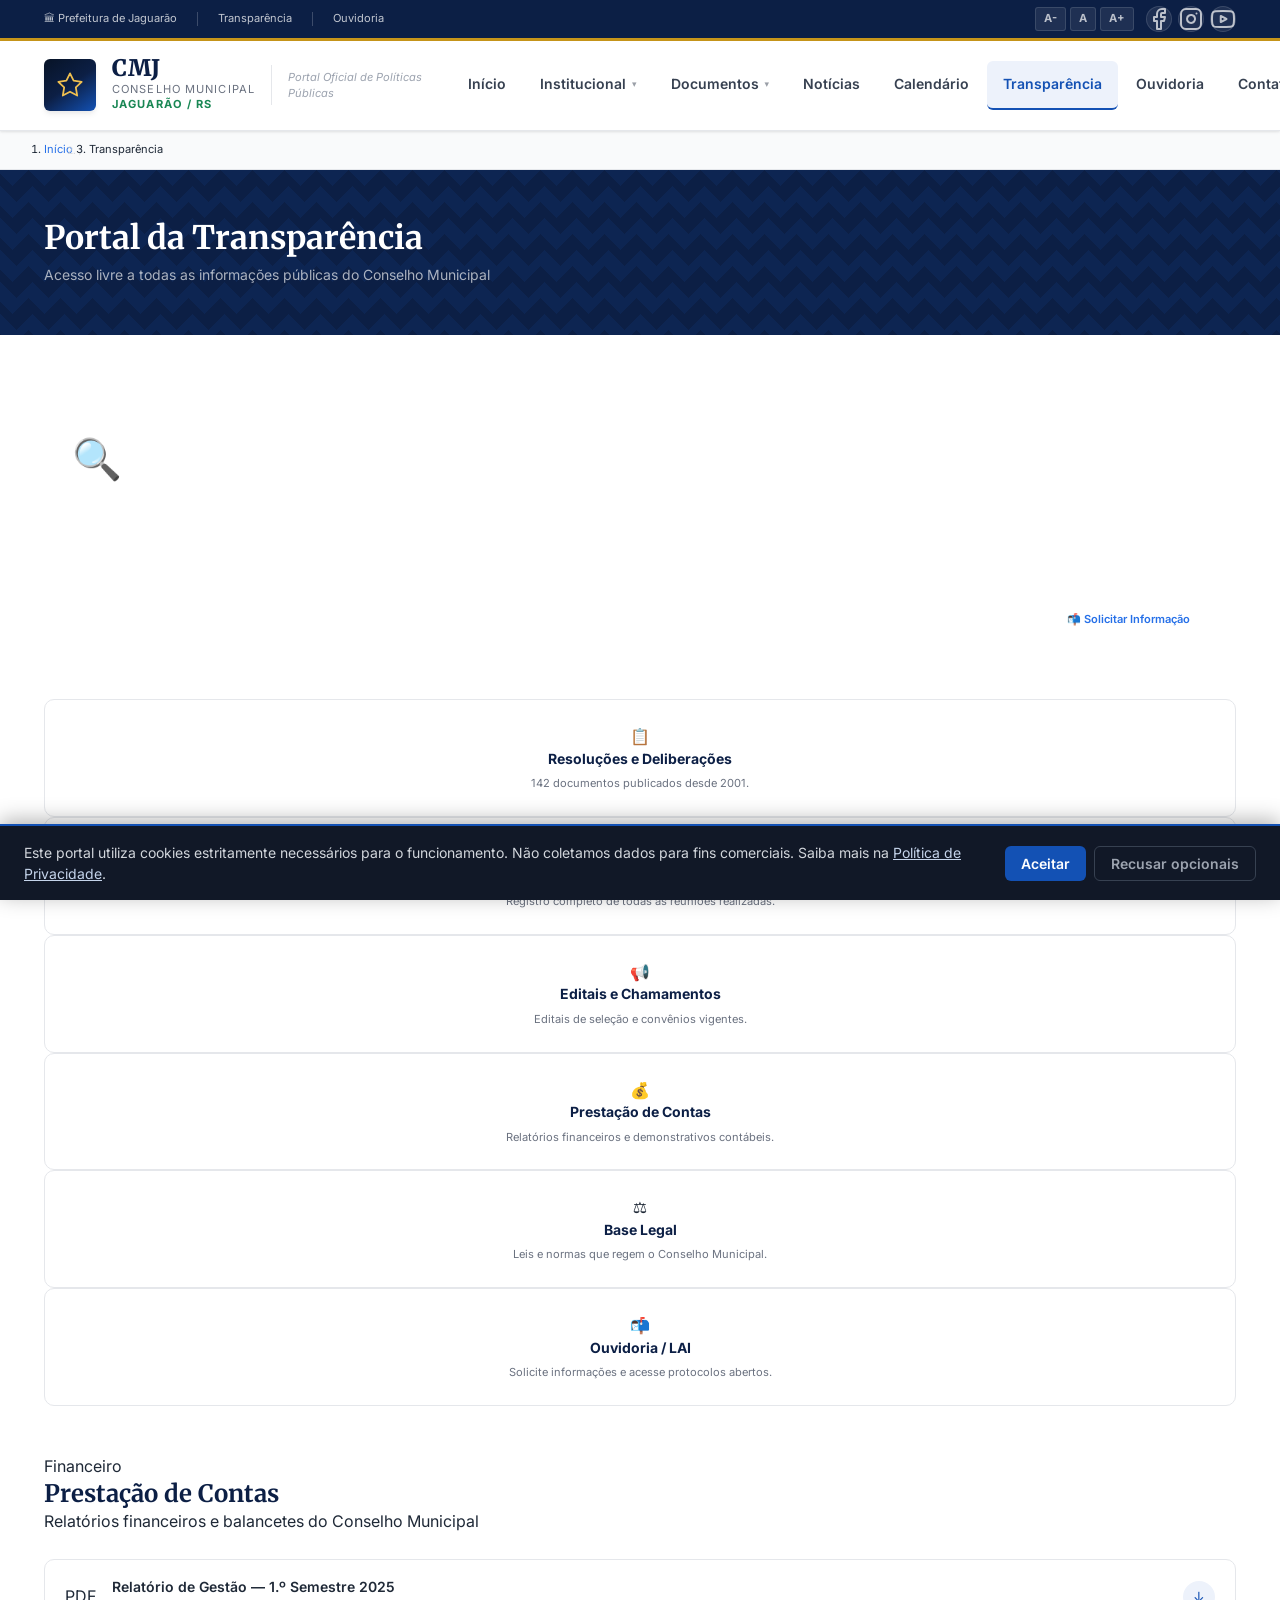
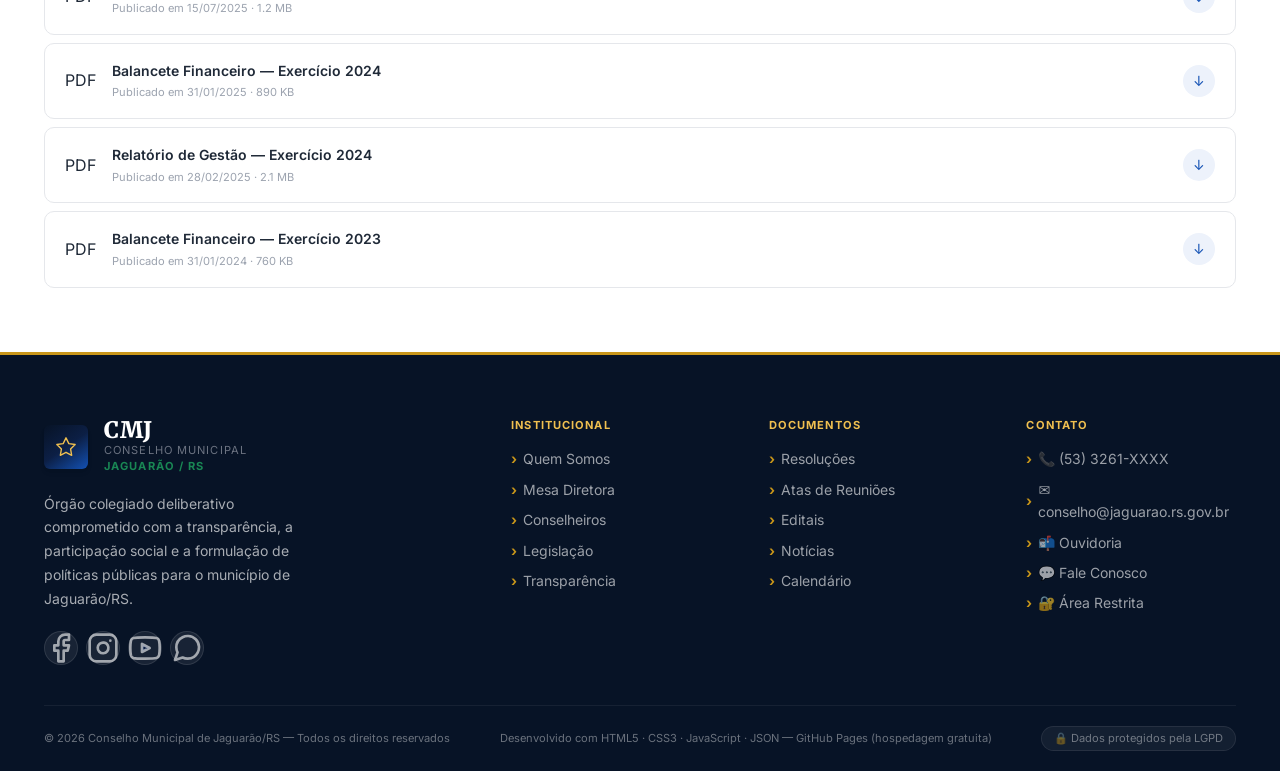
<file: pages/transparencia.html>
<!DOCTYPE html>
<html lang="pt-BR">
<head>
  <meta charset="UTF-8"><meta name="viewport" content="width=device-width, initial-scale=1.0">
  <meta name="description" content="Portal da Transparência do Conselho Municipal de Jaguarão/RS — Lei de Acesso à Informação.">
  <meta name="theme-color" content="#071D41">
  <title>Transparência — Conselho Municipal de Jaguarão/RS</title>
  <link rel="icon" href="../assets/images/favicon.svg" type="image/svg+xml">
  <link rel="preconnect" href="https://fonts.googleapis.com">
  <link rel="preconnect" href="https://fonts.gstatic.com" crossorigin>
  <link rel="stylesheet" href="../assets/css/style.css">
</head>
<body>
<a href="#conteudo-principal" class="skip-link">Ir para o conteúdo principal</a>
<div id="site-header"></div>
<nav class="breadcrumb" aria-label="Navegação estrutural">
  <div class="container"><ol class="breadcrumb-lista"><li><a href="../index.html">Início</a></li><li class="sep">/</li><li class="atual">Transparência</li></ol></div>
</nav>
<div class="page-hero">
  <div class="container"><div class="page-hero-inner"><h1>Portal da Transparência</h1><p>Acesso livre a todas as informações públicas do Conselho Municipal</p></div></div>
</div>
<main id="conteudo-principal">

<section class="section">
<div class="container">
  <div style="background:linear-gradient(135deg,var(--azul-1),var(--azul-3));border-radius:var(--r-xl);padding:28px;margin-bottom:36px;display:flex;gap:20px;align-items:center;flex-wrap:wrap">
    <div style="font-size:2.5rem">🔍</div>
    <div><h3 style="color:#fff;font-size:1.1rem;margin-bottom:6px">Portal da Transparência — Lei de Acesso à Informação</h3><p style="color:rgba(255,255,255,.75);font-size:.88rem;line-height:1.6">O Conselho Municipal publica proativamente todas as informações de interesse público, conforme a Lei nº 12.527/2011 (LAI). Caso não encontre a informação desejada, utilize o canal de ouvidoria.</p></div>
    <a href="ouvidoria.html" class="btn btn-branco btn-sm" style="margin-left:auto">📬 Solicitar Informação</a>
  </div>
  <div class="transparencia-grid">
    <a href="resolucoes.html" class="transp-card"><div class="t-icon">📋</div><h4>Resoluções e Deliberações</h4><p>142 documentos publicados desde 2001.</p></a>
    <a href="atas.html" class="transp-card"><div class="t-icon">📄</div><h4>Atas das Reuniões</h4><p>Registro completo de todas as reuniões realizadas.</p></a>
    <a href="editais.html" class="transp-card"><div class="t-icon">📢</div><h4>Editais e Chamamentos</h4><p>Editais de seleção e convênios vigentes.</p></a>
    <a href="#prestacao" class="transp-card"><div class="t-icon">💰</div><h4>Prestação de Contas</h4><p>Relatórios financeiros e demonstrativos contábeis.</p></a>
    <a href="legislacao.html" class="transp-card"><div class="t-icon">⚖</div><h4>Base Legal</h4><p>Leis e normas que regem o Conselho Municipal.</p></a>
    <a href="ouvidoria.html" class="transp-card"><div class="t-icon">📬</div><h4>Ouvidoria / LAI</h4><p>Solicite informações e acesse protocolos abertos.</p></a>
  </div>
  <div id="prestacao" style="margin-top:48px">
    <div class="sec-kicker">Financeiro</div>
    <h2 class="sec-titulo">Prestação de Contas</h2>
    <p class="sec-subtitulo" style="margin-bottom:24px">Relatórios financeiros e balancetes do Conselho Municipal</p>
    <div style="display:flex;flex-direction:column;gap:8px">
      <a href="#" class="doc-item"><div class="doc-icone">PDF</div><div class="doc-info"><strong>Relatório de Gestão — 1.º Semestre 2025</strong><span>Publicado em 15/07/2025 · 1.2 MB</span></div><div class="doc-dl">↓</div></a>
      <a href="#" class="doc-item"><div class="doc-icone">PDF</div><div class="doc-info"><strong>Balancete Financeiro — Exercício 2024</strong><span>Publicado em 31/01/2025 · 890 KB</span></div><div class="doc-dl">↓</div></a>
      <a href="#" class="doc-item"><div class="doc-icone">PDF</div><div class="doc-info"><strong>Relatório de Gestão — Exercício 2024</strong><span>Publicado em 28/02/2025 · 2.1 MB</span></div><div class="doc-dl">↓</div></a>
      <a href="#" class="doc-item"><div class="doc-icone">PDF</div><div class="doc-info"><strong>Balancete Financeiro — Exercício 2023</strong><span>Publicado em 31/01/2024 · 760 KB</span></div><div class="doc-dl">↓</div></a>
    </div>
  </div>
</div>
</section>
</main>
<div id="site-footer"></div>
<script src="../assets/js/components.js"></script>
<script src="../assets/js/main.js"></script>
<script>
  window.CMJData = { base: '../' };
  CMJ.init();
</script>
</body></html>
</file>
<file: assets/css/style.css>
/* ============================================================
   CMJ Portal v3 — Design System Institucional Moderno
   Inspiração: DS.GOV.BR + TCE-RS + TJRS + Câmaras modernas
   Corrige todos os problemas identificados na auditoria
   ============================================================ */

@import url('https://fonts.googleapis.com/css2?family=Inter:wght@300;400;500;600;700;800&family=Merriweather:ital,wght@0,700;0,900;1,400&display=swap&font-display=swap');

/* ── DESIGN TOKENS ───────────────────────────────────────── */
:root {
  /* Paleta GOV.BR */
  --gov-1: #071326;
  --gov-2: #0C1F45;
  --gov-3: #1351B4;
  --gov-4: #155BCB;
  --gov-5: #2670E8;
  --gov-6: #C5D4EB;
  --gov-7: #EDF2FB;

  /* Dourado institucional */
  --ouro-dk: #7D5A0F;
  --ouro:    #C8961A;
  --ouro-lt: #F0C050;
  --ouro-bg: #FFFAED;

  /* Verde */
  --verde-dk: #0F5132;
  --verde:    #198754;
  --verde-lt: #D1E7DD;

  /* Vermelho */
  --red:    #DC3545;
  --red-lt: #F8D7DA;

  /* Amarelo */
  --yellow:    #FFC107;
  --yellow-lt: #FFF3CD;

  /* Neutros calibrados WCAG */
  --n-900: #111827;
  --n-800: #1F2937;
  --n-700: #374151;
  --n-600: #4B5563;
  --n-500: #6B7280;
  --n-400: #9CA3AF;
  --n-300: #D1D5DB;
  --n-200: #E5E7EB;
  --n-100: #F3F4F6;
  --n-50:  #F9FAFB;
  --white: #FFFFFF;

  /* Tipografia */
  --font-ui:      'Inter', system-ui, -apple-system, sans-serif;
  --font-display: 'Merriweather', Georgia, serif;

  /* Escala Major Second */
  --t-xs:   0.694rem;
  --t-sm:   0.778rem;
  --t-base: 0.875rem;
  --t-md:   1rem;
  --t-lg:   1.125rem;
  --t-xl:   1.266rem;
  --t-2xl:  1.424rem;
  --t-3xl:  1.602rem;
  --t-4xl:  1.802rem;
  --t-5xl:  2.027rem;
  --t-6xl:  2.281rem;

  /* Espaçamento base 4px */
  --sp-1:  4px;
  --sp-2:  8px;
  --sp-3:  12px;
  --sp-4:  16px;
  --sp-5:  20px;
  --sp-6:  24px;
  --sp-8:  32px;
  --sp-10: 40px;
  --sp-12: 48px;
  --sp-16: 64px;
  --sp-20: 80px;

  /* Bordas */
  --r-sm:   3px;
  --r-md:   6px;
  --r-lg:   10px;
  --r-xl:   14px;
  --r-2xl:  20px;
  --r-full: 9999px;

  /* Sombras */
  --shadow-xs: 0 1px 2px rgba(0,0,0,.05);
  --shadow-sm: 0 1px 3px rgba(0,0,0,.08), 0 1px 2px rgba(0,0,0,.04);
  --shadow-md: 0 4px 6px -1px rgba(0,0,0,.07), 0 2px 4px -1px rgba(0,0,0,.04);
  --shadow-lg: 0 10px 15px -3px rgba(0,0,0,.08), 0 4px 6px -2px rgba(0,0,0,.04);
  --shadow-xl: 0 20px 25px -5px rgba(0,0,0,.09), 0 10px 10px -5px rgba(0,0,0,.03);
  --shadow-gov: 0 2px 8px rgba(7,19,38,.12), 0 0 0 1px rgba(7,19,38,.04);

  /* Transições */
  --ease:    cubic-bezier(.4,0,.2,1);
  --tr-fast: 150ms var(--ease);
  --tr-base: 200ms var(--ease);
  --tr-slow: 300ms var(--ease);

  --col-max: 1240px;
  --col-gap: 24px;
}

/* ── RESET ───────────────────────────────────────────────── */
*, *::before, *::after { box-sizing: border-box; margin: 0; padding: 0; }
html { scroll-behavior: smooth; font-size: 16px; -webkit-text-size-adjust: 100%; }
body {
  font-family: var(--font-ui);
  color: var(--n-800);
  background: var(--white);
  line-height: 1.6;
  overflow-x: hidden;
  -webkit-font-smoothing: antialiased;
}
h1,h2,h3,h4,h5,h6 { font-family: var(--font-display); line-height: 1.25; color: var(--gov-2); font-weight: 700; }
a { color: var(--gov-5); text-decoration: none; transition: color var(--tr-fast); }
a:hover { color: var(--gov-4); }
a:focus-visible { outline: 3px solid var(--gov-3); outline-offset: 3px; border-radius: var(--r-sm); }
img { max-width: 100%; height: auto; display: block; }
ul { list-style: none; }
button { font-family: var(--font-ui); cursor: pointer; border: none; background: none; }
input, textarea, select { font-family: var(--font-ui); }
@media (prefers-reduced-motion: reduce) {
  *, *::before, *::after { animation-duration: .01ms !important; transition-duration: .01ms !important; }
}

/* ── UTILITÁRIOS ─────────────────────────────────────────── */
.container { max-width: var(--col-max); margin: 0 auto; padding: 0 var(--sp-6); }
.sr-only { position: absolute; width: 1px; height: 1px; padding: 0; margin: -1px; overflow: hidden; clip: rect(0,0,0,0); white-space: nowrap; border: 0; }

/* ── SKIP LINK ───────────────────────────────────────────── */
.skip-link {
  position: absolute; top: -60px; left: var(--sp-4); z-index: 10000;
  background: var(--gov-3); color: var(--white);
  padding: var(--sp-3) var(--sp-5); border-radius: 0 0 var(--r-md) var(--r-md);
  font-size: var(--t-base); font-weight: 600; transition: top var(--tr-base);
}
.skip-link:focus { top: 0; }

/* ── COOKIE LGPD ─────────────────────────────────────────── */
#cookie-banner {
  position: fixed; bottom: 0; left: 0; right: 0; z-index: 5000;
  background: var(--n-900); color: var(--n-300);
  padding: var(--sp-4) var(--sp-6);
  display: flex; align-items: center; gap: var(--sp-4); flex-wrap: wrap;
  border-top: 2px solid var(--gov-3);
  box-shadow: 0 -4px 20px rgba(0,0,0,.3);
  font-size: var(--t-base);
}
#cookie-banner p { flex: 1; min-width: 200px; line-height: 1.5; }
#cookie-banner a { color: var(--gov-6); text-decoration: underline; }
.cookie-btns { display: flex; gap: var(--sp-2); flex-shrink: 0; }
.cookie-btns button {
  padding: var(--sp-2) var(--sp-4); border-radius: var(--r-md);
  font-size: var(--t-base); font-weight: 600; cursor: pointer;
  font-family: var(--font-ui); transition: var(--tr-fast); border: none;
}
.btn-cookie-ok { background: var(--gov-3); color: var(--white); }
.btn-cookie-ok:hover { background: var(--gov-4); }
.btn-cookie-rej { background: transparent; color: var(--n-400); border: 1px solid var(--n-700) !important; }
.btn-cookie-rej:hover { border-color: var(--n-500) !important; color: var(--n-300); }

/* ── BARRA GOV ───────────────────────────────────────────── */
.barra-gov {
  background: var(--gov-2);
  border-bottom: 3px solid var(--ouro);
  padding: 6px 0;
}
.barra-gov-inner {
  display: flex; justify-content: space-between; align-items: center;
  gap: var(--sp-4); flex-wrap: wrap;
}
.barra-gov-left { display: flex; align-items: center; gap: var(--sp-5); }
.barra-gov-left a {
  color: rgba(255,255,255,.75); font-size: var(--t-xs);
  display: flex; align-items: center; gap: 5px;
  transition: color var(--tr-fast); white-space: nowrap;
}
.barra-gov-left a:hover { color: var(--white); }
.barra-gov-left .div { width: 1px; height: 14px; background: rgba(255,255,255,.2); }
.barra-gov-right { display: flex; align-items: center; gap: var(--sp-3); }
.acess-ctrl { display: flex; align-items: center; gap: 4px; }
.acess-ctrl button {
  background: rgba(255,255,255,.08); border: 1px solid rgba(255,255,255,.12);
  color: rgba(255,255,255,.7); padding: 2px 8px; border-radius: var(--r-sm);
  font-size: var(--t-xs); font-weight: 700; font-family: var(--font-ui);
  transition: var(--tr-fast); line-height: 1.6;
}
.acess-ctrl button:hover { background: rgba(255,255,255,.18); color: var(--white); }
.social-bar { display: flex; gap: 6px; }
.social-bar a {
  width: 26px; height: 26px; border-radius: 50%;
  background: rgba(255,255,255,.08); border: 1px solid rgba(255,255,255,.12);
  display: flex; align-items: center; justify-content: center;
  color: rgba(255,255,255,.7); font-size: var(--t-xs); font-style: normal;
  transition: var(--tr-fast);
}
.social-bar a:hover { background: var(--ouro); border-color: var(--ouro); color: var(--gov-2); }

/* ── HEADER ──────────────────────────────────────────────── */
.site-header {
  background: var(--white);
  border-bottom: 1px solid var(--n-200);
  position: sticky; top: 0; z-index: 900;
  box-shadow: var(--shadow-sm);
}
.header-inner {
  display: flex; align-items: center;
  justify-content: space-between; gap: var(--sp-6);
  padding: var(--sp-4) 0;
}
.logo-link {
  display: flex; align-items: center; gap: var(--sp-4);
  text-decoration: none; flex-shrink: 0;
}
.logo-mark {
  width: 52px; height: 52px; flex-shrink: 0;
  background: linear-gradient(145deg, var(--gov-1) 0%, var(--gov-2) 50%, var(--gov-3) 100%);
  border-radius: var(--r-md);
  display: flex; align-items: center; justify-content: center;
  box-shadow: var(--shadow-md);
  font-size: 1.5rem;
}
.logo-text { display: flex; flex-direction: column; }
.logo-sigla {
  font-family: var(--font-display); font-size: var(--t-2xl);
  font-weight: 900; color: var(--gov-2);
  letter-spacing: .03em; line-height: 1; display: block;
}
.logo-org {
  font-size: var(--t-xs); color: var(--n-500);
  text-transform: uppercase; letter-spacing: .1em;
  display: block; margin-top: 2px; line-height: 1.3;
}
.logo-cidade {
  font-size: var(--t-xs); font-weight: 700; color: var(--verde);
  text-transform: uppercase; letter-spacing: .1em; display: block;
}
.header-divider { width: 1px; height: 40px; background: var(--n-200); flex-shrink: 0; }
.header-slogan {
  font-size: var(--t-xs); color: var(--n-400);
  max-width: 140px; line-height: 1.5; font-style: italic;
}

/* ── NAVEGAÇÃO ───────────────────────────────────────────── */
.nav-wrap { flex: 1; display: flex; justify-content: flex-end; }
.nav-list { display: flex; align-items: stretch; gap: 2px; }
.nav-list > li { position: relative; }
.nav-list > li > a {
  display: flex; align-items: center; gap: var(--sp-1);
  padding: var(--sp-3) var(--sp-4);
  font-size: var(--t-base); font-weight: 600; color: var(--n-700);
  border-radius: var(--r-md); transition: var(--tr-fast);
  white-space: nowrap; border-bottom: 2px solid transparent;
}
.nav-list > li > a:hover,
.nav-list > li.ativo > a {
  color: var(--gov-3); background: var(--gov-7);
  border-bottom-color: var(--gov-3);
}
.nav-chev { font-size: 9px; opacity: .5; margin-left: 2px; transition: transform var(--tr-fast), opacity var(--tr-fast); display: inline-block; }
.nav-list > li:hover > a .nav-chev { transform: rotate(180deg); opacity: 1; }

/* Dropdown */
.nav-drop {
  display: none; position: absolute; top: calc(100% + 8px); left: 0;
  background: var(--white); border: 1px solid var(--n-200);
  border-radius: var(--r-lg); box-shadow: var(--shadow-xl);
  min-width: 240px; z-index: 999; overflow: hidden;
}
.nav-list > li:hover .nav-drop,
.nav-list > li:focus-within .nav-drop {
  display: block;
  animation: dropIn 160ms var(--ease) both;
}
@keyframes dropIn {
  from { opacity: 0; transform: translateY(-6px) scale(.98); }
  to   { opacity: 1; transform: translateY(0)   scale(1);   }
}
.nav-drop a {
  display: flex; align-items: center; gap: var(--sp-3);
  padding: 11px var(--sp-5); font-size: var(--t-base);
  color: var(--n-700); border-bottom: 1px solid var(--n-100);
  transition: var(--tr-fast);
}
.nav-drop a:last-child { border-bottom: none; }
.nav-drop a::before {
  content: ''; width: 6px; height: 6px; border-radius: 50%;
  background: var(--n-300); flex-shrink: 0; transition: var(--tr-fast);
}
.nav-drop a:hover { background: var(--gov-7); color: var(--gov-3); padding-left: calc(var(--sp-5) + 4px); }
.nav-drop a:hover::before { background: var(--gov-3); }

/* Hamburguer */
.menu-toggle {
  display: none; padding: var(--sp-2);
  flex-direction: column; gap: 5px;
}
.menu-toggle span {
  display: block; width: 22px; height: 2px;
  background: var(--n-700); border-radius: 2px; transition: var(--tr-base);
}
.menu-toggle.ativo span:nth-child(1) { transform: rotate(45deg) translate(5px,5px); }
.menu-toggle.ativo span:nth-child(2) { opacity: 0; transform: scaleX(0); }
.menu-toggle.ativo span:nth-child(3) { transform: rotate(-45deg) translate(5px,-5px); }
#nav-overlay {
  display: none; position: fixed; inset: 0;
  background: rgba(7,19,38,.6); z-index: 899;
  backdrop-filter: blur(3px); -webkit-backdrop-filter: blur(3px);
}

/* ── HERO ────────────────────────────────────────────────── */
.hero {
  background: var(--gov-2);
  position: relative; overflow: hidden;
  padding: var(--sp-20) 0 var(--sp-16);
  min-height: 440px; display: flex; align-items: center;
}
.hero::before {
  content: ''; position: absolute; inset: 0;
  background:
    linear-gradient(135deg, rgba(19,81,180,.15) 25%, transparent 25%) -20px 0,
    linear-gradient(225deg, rgba(19,81,180,.15) 25%, transparent 25%) -20px 0,
    linear-gradient(315deg, rgba(19,81,180,.15) 25%, transparent 25%),
    linear-gradient(45deg,  rgba(19,81,180,.15) 25%, transparent 25%);
  background-size: 40px 40px; opacity: .4;
}
.hero::after {
  content: ''; position: absolute; right: 0; top: 0; bottom: 0; width: 50%;
  background: radial-gradient(ellipse at 80% 50%, rgba(21,91,203,.4) 0%, transparent 70%);
  pointer-events: none;
}
.hero-inner {
  position: relative; z-index: 1;
  display: grid; grid-template-columns: 1fr 380px;
  gap: var(--sp-12); align-items: center;
}
.hero-eyebrow {
  display: inline-flex; align-items: center; gap: var(--sp-2);
  background: rgba(200,150,26,.12); border: 1px solid rgba(200,150,26,.25);
  color: var(--ouro-lt); padding: 5px var(--sp-4); border-radius: var(--r-full);
  font-size: var(--t-xs); font-weight: 700; letter-spacing: .12em; text-transform: uppercase;
  margin-bottom: var(--sp-5);
}
.hero-eyebrow::before { content: ''; width: 6px; height: 6px; border-radius: 50%; background: var(--ouro); }
.hero-title {
  font-family: var(--font-display);
  font-size: clamp(1.8rem, 4vw, 3rem);
  font-weight: 900; color: var(--white); line-height: 1.1; margin-bottom: var(--sp-5);
}
.hero-title em { font-style: italic; color: var(--ouro-lt); }
.hero-desc {
  color: rgba(255,255,255,.72); font-size: var(--t-lg);
  max-width: 520px; margin-bottom: var(--sp-8); line-height: 1.7;
}
.hero-actions { display: flex; gap: var(--sp-3); flex-wrap: wrap; }
.hero-stats { display: grid; grid-template-columns: 1fr 1fr; gap: var(--sp-3); }
.stat-card {
  background: rgba(255,255,255,.06); border: 1px solid rgba(255,255,255,.1);
  border-radius: var(--r-lg); padding: var(--sp-5) var(--sp-4);
  text-align: center; backdrop-filter: blur(8px); transition: var(--tr-base);
}
.stat-card:hover { background: rgba(255,255,255,.1); }
.stat-n {
  font-family: var(--font-display); font-size: var(--t-5xl);
  font-weight: 900; color: var(--ouro-lt); line-height: 1; display: block;
}
.stat-l {
  font-size: var(--t-xs); color: rgba(255,255,255,.55);
  margin-top: var(--sp-1); text-transform: uppercase; letter-spacing: .08em;
}

/* ── BOTÕES ──────────────────────────────────────────────── */
.btn {
  display: inline-flex; align-items: center; gap: var(--sp-2);
  padding: 10px var(--sp-6); border-radius: var(--r-md);
  font-weight: 600; font-size: var(--t-base); font-family: var(--font-ui);
  cursor: pointer; transition: var(--tr-fast);
  border: 2px solid transparent; white-space: nowrap; line-height: 1.4;
}
.btn:focus-visible { outline: 3px solid var(--gov-3); outline-offset: 3px; }
.btn-primary   { background: var(--gov-3); color: var(--white); border-color: var(--gov-3); }
.btn-primary:hover { background: var(--gov-4); border-color: var(--gov-4); color: var(--white); transform: translateY(-1px); box-shadow: var(--shadow-md); }
.btn-white     { background: var(--white); color: var(--gov-2); border-color: var(--white); }
.btn-white:hover { background: var(--ouro-lt); border-color: var(--ouro-lt); color: var(--gov-2); transform: translateY(-1px); }
.btn-ghost     { background: transparent; color: var(--white); border-color: rgba(255,255,255,.35); }
.btn-ghost:hover { background: rgba(255,255,255,.1); border-color: rgba(255,255,255,.6); color: var(--white); }
.btn-outline   { background: transparent; color: var(--gov-3); border-color: var(--gov-3); }
.btn-outline:hover { background: var(--gov-3); color: var(--white); }
.btn-green     { background: var(--verde); color: var(--white); border-color: var(--verde); }
.btn-green:hover { background: var(--verde-dk); color: var(--white); }
.btn-sm  { padding: 6px var(--sp-4); font-size: var(--t-xs); }
.btn-lg  { padding: 14px var(--sp-8); font-size: var(--t-md); }
.btn-block { width: 100%; justify-content: center; }

/* ── TAGS ────────────────────────────────────────────────── */
.tag {
  display: inline-flex; align-items: center; gap: 3px;
  padding: 2px var(--sp-2); border-radius: var(--r-sm);
  font-size: var(--t-xs); font-weight: 700;
  text-transform: uppercase; letter-spacing: .04em; font-family: var(--font-ui);
}
.tag-blue      { background: var(--gov-7);    color: var(--gov-3); }
.tag-green     { background: var(--verde-lt); color: var(--verde-dk); }
.tag-gold      { background: var(--ouro-bg);  color: var(--ouro-dk); }
.tag-gray      { background: var(--n-100);    color: var(--n-600); }
.tag-vigente   { background: var(--verde-lt); color: var(--verde-dk); }
.tag-historico { background: var(--n-100);    color: var(--n-600); }
.tag-aberto    { background: var(--verde-lt); color: var(--verde-dk); }
.tag-encerrado { background: var(--n-100);    color: var(--n-600); }

/* ── ACESSO RÁPIDO ───────────────────────────────────────── */
.quick-access { background: var(--white); border-bottom: 1px solid var(--n-200); }
.quick-inner {
  display: flex; overflow-x: auto;
  -webkit-overflow-scrolling: touch; scrollbar-width: none;
}
.quick-inner::-webkit-scrollbar { display: none; }
.quick-item {
  display: flex; align-items: center; gap: var(--sp-3);
  padding: var(--sp-4) var(--sp-5);
  font-size: var(--t-base); font-weight: 600; color: var(--n-700);
  border-right: 1px solid var(--n-100); border-bottom: 3px solid transparent;
  transition: var(--tr-fast); white-space: nowrap; text-decoration: none; flex-shrink: 0;
}
.quick-item:hover { color: var(--gov-3); background: var(--gov-7); border-bottom-color: var(--gov-3); }
.quick-icon {
  width: 30px; height: 30px; border-radius: var(--r-md);
  background: var(--gov-7); color: var(--gov-3);
  display: flex; align-items: center; justify-content: center;
  font-size: var(--t-base); flex-shrink: 0; transition: var(--tr-fast);
}
.quick-item:hover .quick-icon { background: var(--gov-3); color: var(--white); }

/* ── SEÇÕES ──────────────────────────────────────────────── */
.section     { padding: var(--sp-16) 0; }
.section-sm  { padding: var(--sp-10) 0; }
.bg-gray     { background: var(--n-50);  }
.bg-blue     { background: var(--gov-7); }
.bg-dark     { background: var(--gov-2); }

/* Cabeçalhos */
.sec-hd     { margin-bottom: var(--sp-10); }
.sec-hd-row {
  display: flex; justify-content: space-between;
  align-items: flex-end; gap: var(--sp-5); flex-wrap: wrap;
  margin-bottom: var(--sp-10);
}
.sec-eyebrow {
  display: inline-flex; align-items: center; gap: var(--sp-2);
  font-size: var(--t-xs); font-weight: 700; color: var(--gov-3);
  text-transform: uppercase; letter-spacing: .12em; margin-bottom: var(--sp-2);
}
.sec-eyebrow::before {
  content: ''; width: 20px; height: 2px; background: var(--gov-3); border-radius: 2px;
}
.sec-title {
  font-family: var(--font-display);
  font-size: clamp(1.4rem, 2.5vw, var(--t-5xl));
  font-weight: 700; color: var(--gov-2); margin-bottom: var(--sp-2);
}
.sec-sub { font-size: var(--t-base); color: var(--n-500); max-width: 520px; line-height: 1.6; }
.see-all {
  display: inline-flex; align-items: center; gap: 6px;
  font-size: var(--t-base); font-weight: 700; color: var(--gov-3);
  padding: 7px var(--sp-4); border: 1.5px solid var(--gov-6);
  border-radius: var(--r-full); transition: var(--tr-fast); white-space: nowrap;
}
.see-all:hover { background: var(--gov-3); color: var(--white); border-color: var(--gov-3); }

/* ── CARDS DE NOTÍCIA ────────────────────────────────────── */
.news-grid {
  display: grid;
  grid-template-columns: repeat(auto-fill, minmax(300px, 1fr));
  gap: var(--sp-6);
}
.news-card {
  background: var(--white); border-radius: var(--r-lg);
  border: 1px solid var(--n-200); overflow: hidden;
  display: flex; flex-direction: column;
  box-shadow: var(--shadow-xs); transition: var(--tr-base);
}
.news-card:hover {
  transform: translateY(-3px); box-shadow: var(--shadow-lg);
  border-color: var(--gov-6);
}
.news-img {
  height: 180px; position: relative; overflow: hidden;
  background: linear-gradient(145deg, var(--gov-2) 0%, var(--gov-3) 100%);
  display: flex; align-items: center; justify-content: center;
}
.news-img-icon { font-size: 3rem; opacity: .18; color: var(--white); }
.news-date-pill {
  position: absolute; bottom: var(--sp-3); left: var(--sp-3);
  background: rgba(7,19,38,.75); color: var(--white);
  padding: 3px var(--sp-3); border-radius: var(--r-full);
  font-size: var(--t-xs); font-weight: 600;
  backdrop-filter: blur(6px);
}
.news-body {
  padding: var(--sp-5); flex: 1;
  display: flex; flex-direction: column; gap: var(--sp-2);
}
.news-body h3 {
  font-family: var(--font-display); font-size: var(--t-base);
  line-height: 1.45; color: var(--gov-2); font-weight: 700;
}
.news-body h3 a { color: inherit; }
.news-body h3 a:hover { color: var(--gov-3); }
.news-body p { font-size: var(--t-base); color: var(--n-500); flex: 1; line-height: 1.6; }
.news-foot {
  padding: var(--sp-3) var(--sp-5); border-top: 1px solid var(--n-100);
  display: flex; justify-content: space-between; align-items: center;
}
.news-foot-date { font-size: var(--t-xs); color: var(--n-400); }
.read-more {
  font-size: var(--t-xs); font-weight: 700; color: var(--gov-3);
  display: flex; align-items: center; gap: 4px; transition: var(--tr-fast);
}
.read-more:hover { gap: 7px; color: var(--gov-2); }

/* Card notícia destaque */
.news-featured {
  display: grid; grid-template-columns: 1.4fr 1fr;
  background: var(--white); border-radius: var(--r-xl);
  border: 1px solid var(--n-200); overflow: hidden;
  box-shadow: var(--shadow-md); margin-bottom: var(--sp-6);
}
.news-feat-img {
  background: linear-gradient(160deg, var(--gov-1) 0%, var(--gov-3) 100%);
  min-height: 280px; display: flex; align-items: center; justify-content: center;
  font-size: 5rem; color: rgba(255,255,255,.1);
}
.news-feat-body {
  padding: var(--sp-10) var(--sp-8);
  display: flex; flex-direction: column; justify-content: center;
}
.news-feat-body h2 { font-size: var(--t-3xl); margin-bottom: var(--sp-3); line-height: 1.3; }
.news-feat-body h2 a { color: var(--gov-2); }
.news-feat-body h2 a:hover { color: var(--gov-3); }
.news-feat-body p { font-size: var(--t-base); color: var(--n-500); margin-bottom: var(--sp-6); line-height: 1.65; }

/* ── SKELETON LOADERS ────────────────────────────────────── */
.skeleton-wrap { display: grid; grid-template-columns: repeat(auto-fill, minmax(300px, 1fr)); gap: var(--sp-6); }
.sk { background: var(--n-200); border-radius: var(--r-lg); overflow: hidden; animation: sk-pulse 1.6s ease-in-out infinite; }
.sk-img  { height: 180px; background: var(--n-300); }
.sk-body { padding: var(--sp-5); display: flex; flex-direction: column; gap: var(--sp-3); }
.sk-line { height: 13px; background: var(--n-300); border-radius: var(--r-sm); }
.sk-line.w50 { width: 50%; } .sk-line.w70 { width: 70%; } .sk-line.w90 { width: 90%; }
@keyframes sk-pulse { 0%,100% { opacity: 1; } 50% { opacity: .55; } }

/* ── DOCUMENTOS ──────────────────────────────────────────── */
.doc-list { display: flex; flex-direction: column; gap: var(--sp-2); }
.doc-item {
  display: flex; align-items: center; gap: var(--sp-4);
  padding: var(--sp-4) var(--sp-5); background: var(--white);
  border: 1px solid var(--n-200); border-radius: var(--r-lg);
  transition: var(--tr-fast); text-decoration: none; color: inherit;
}
.doc-item:hover {
  border-color: var(--gov-5); background: var(--gov-7);
  transform: translateX(2px);
}
.doc-icon {
  width: 38px; height: 38px; border-radius: var(--r-md); flex-shrink: 0;
  background: #fee2e2; color: #b91c1c;
  display: flex; align-items: center; justify-content: center;
  font-size: var(--t-xs); font-weight: 800; letter-spacing: .03em;
}
.doc-info { flex: 1; min-width: 0; }
.doc-info strong {
  display: block; font-size: var(--t-base); color: var(--n-800);
  font-family: var(--font-ui); font-weight: 600;
  overflow: hidden; text-overflow: ellipsis; white-space: nowrap;
}
.doc-info span { font-size: var(--t-xs); color: var(--n-400); display: block; margin-top: 2px; }
.doc-dl {
  width: 32px; height: 32px; border-radius: 50%; flex-shrink: 0;
  background: var(--gov-7); color: var(--gov-3);
  display: flex; align-items: center; justify-content: center;
  font-size: var(--t-base); transition: var(--tr-fast);
}
.doc-item:hover .doc-dl { background: var(--gov-3); color: var(--white); }

/* ── REUNIÕES ────────────────────────────────────────────── */
.meeting-list { display: flex; flex-direction: column; gap: var(--sp-4); }
.meeting-item {
  display: flex; gap: var(--sp-4); align-items: flex-start;
  padding: var(--sp-5); background: var(--white);
  border: 1px solid var(--n-200); border-radius: var(--r-lg);
  transition: var(--tr-fast);
}
.meeting-item:hover { border-color: var(--verde); box-shadow: var(--shadow-sm); }
.meeting-cal {
  border-radius: var(--r-md); overflow: hidden;
  flex-shrink: 0; min-width: 52px; box-shadow: var(--shadow-xs);
}
.meeting-mon {
  background: var(--gov-3); color: var(--white);
  font-size: var(--t-xs); font-weight: 700;
  text-transform: uppercase; letter-spacing: .1em;
  padding: 3px var(--sp-2); text-align: center;
}
.meeting-day {
  background: var(--white); border: 1px solid var(--n-200); border-top: none;
  font-family: var(--font-display); font-size: var(--t-4xl);
  font-weight: 900; color: var(--gov-2);
  padding: var(--sp-1) var(--sp-2); text-align: center; line-height: 1;
}
.meeting-info h4 {
  font-size: var(--t-base); color: var(--gov-2);
  margin-bottom: var(--sp-1); font-family: var(--font-ui); font-weight: 700;
}
.meeting-info p  { font-size: var(--t-xs); color: var(--n-500); line-height: 1.55; }
.meeting-where {
  font-size: var(--t-xs); color: var(--verde); font-weight: 600;
  margin-top: var(--sp-2); display: flex; align-items: center; gap: 4px;
}
.meeting-badge {
  display: inline-flex; align-items: center; gap: 3px;
  font-size: var(--t-xs); font-weight: 700; text-transform: uppercase;
  letter-spacing: .05em; padding: 2px var(--sp-2);
  border-radius: var(--r-full); margin-bottom: var(--sp-1);
}
.badge-ord  { background: var(--gov-7);   color: var(--gov-3);   }
.badge-ext  { background: var(--ouro-bg); color: var(--ouro-dk); }
.badge-done { background: var(--n-100);   color: var(--n-500);   }

/* ── TRANSPARÊNCIA ───────────────────────────────────────── */
.transp-grid {
  display: grid;
  grid-template-columns: repeat(auto-fill, minmax(200px, 1fr));
  gap: var(--sp-5);
}
.transp-card {
  background: var(--white); border-radius: var(--r-lg);
  padding: var(--sp-6) var(--sp-5); text-align: center;
  border: 1px solid var(--n-200); transition: var(--tr-base);
  cursor: pointer; text-decoration: none; color: inherit; display: block;
}
.transp-card:hover {
  border-color: var(--gov-5); box-shadow: var(--shadow-lg);
  transform: translateY(-3px);
}
.transp-icon {
  width: 54px; height: 54px; border-radius: 50%;
  background: var(--gov-7); color: var(--gov-3);
  display: flex; align-items: center; justify-content: center;
  font-size: 1.4rem; margin: 0 auto var(--sp-4); transition: var(--tr-fast);
}
.transp-card:hover .transp-icon { background: var(--gov-3); color: var(--white); }
.transp-card h4 {
  font-size: var(--t-base); color: var(--gov-2);
  margin-bottom: var(--sp-2); font-family: var(--font-ui); font-weight: 700;
}
.transp-card p { font-size: var(--t-xs); color: var(--n-500); line-height: 1.5; }

/* ── CTA STRIP ───────────────────────────────────────────── */
.cta-strip {
  background: linear-gradient(135deg, var(--gov-1) 0%, var(--gov-2) 50%, var(--gov-3) 100%);
  padding: var(--sp-16) 0; text-align: center;
  position: relative; overflow: hidden;
}
.cta-strip::before {
  content: ''; position: absolute; inset: 0;
  background: radial-gradient(circle at 50% 50%, rgba(19,81,180,.4) 0%, transparent 60%);
}
.cta-strip > .container { position: relative; }
.cta-strip h2 { color: var(--white); font-size: clamp(1.3rem,2.5vw,var(--t-4xl)); margin-bottom: var(--sp-3); }
.cta-strip p  { color: rgba(255,255,255,.7); max-width: 460px; margin: 0 auto var(--sp-8); font-size: var(--t-base); }
.cta-actions  { display: flex; gap: var(--sp-3); justify-content: center; flex-wrap: wrap; }

/* ── CONTATO ─────────────────────────────────────────────── */
.contact-grid { display: grid; grid-template-columns: 1fr 1.1fr; gap: var(--sp-12); align-items: start; }
.contact-data { display: flex; flex-direction: column; gap: var(--sp-3); }
.contact-datum {
  display: flex; align-items: flex-start; gap: var(--sp-4);
  padding: var(--sp-4) var(--sp-5); background: var(--white);
  border: 1px solid var(--n-200); border-radius: var(--r-lg);
  border-left: 3px solid var(--gov-3);
}
.contact-datum .ico { font-size: 1.1rem; flex-shrink: 0; margin-top: 2px; }
.contact-datum strong { display: block; font-size: var(--t-xs); color: var(--n-400); text-transform: uppercase; letter-spacing: .08em; margin-bottom: 2px; font-weight: 700; }
.contact-datum span  { font-size: var(--t-base); color: var(--n-800); font-weight: 500; line-height: 1.4; }
.contact-datum a { color: var(--gov-5); }
.form-box {
  background: var(--white); border-radius: var(--r-xl);
  padding: var(--sp-8); box-shadow: var(--shadow-gov); border: 1px solid var(--n-200);
}
.form-box h3  { font-size: var(--t-xl); color: var(--gov-2); margin-bottom: var(--sp-1); }
.form-sub     { font-size: var(--t-base); color: var(--n-500); margin-bottom: var(--sp-6); }
.form-group   { margin-bottom: var(--sp-4); }
.form-group label { display: block; font-size: var(--t-base); font-weight: 600; color: var(--n-700); margin-bottom: 5px; }
.form-group input,
.form-group textarea,
.form-group select {
  width: 100%; padding: 10px var(--sp-3);
  border: 1.5px solid var(--n-300); border-radius: var(--r-md);
  background: var(--n-50); font-family: var(--font-ui);
  font-size: var(--t-base); color: var(--n-800);
  transition: border-color var(--tr-fast), box-shadow var(--tr-fast), background var(--tr-fast);
}
.form-group input:focus,
.form-group textarea:focus,
.form-group select:focus {
  outline: none; border-color: var(--gov-3); background: var(--white);
  box-shadow: 0 0 0 3px rgba(19,81,180,.12);
}
.form-group input.error,
.form-group textarea.error {
  border-color: var(--red); box-shadow: 0 0 0 3px rgba(220,53,69,.1);
}
.field-err { font-size: var(--t-xs); color: var(--red); margin-top: 4px; display: none; }
.form-row  { display: grid; grid-template-columns: 1fr 1fr; gap: var(--sp-4); }
.form-check { display: flex; align-items: flex-start; gap: var(--sp-2); margin-bottom: var(--sp-4); }
.form-check input { width: auto; margin-top: 3px; flex-shrink: 0; }
.form-check label { font-size: var(--t-xs); color: var(--n-500); font-weight: 400; }
textarea { resize: vertical; min-height: 100px; }

/* ── BREADCRUMB ──────────────────────────────────────────── */
.breadcrumb { background: var(--n-50); border-bottom: 1px solid var(--n-200); padding: 10px 0; }
.breadcrumb ol { display: flex; align-items: center; gap: 6px; font-size: var(--t-xs); flex-wrap: wrap; }
.breadcrumb a   { color: var(--gov-5); }
.breadcrumb .sep  { color: var(--n-300); font-size: 10px; }
.breadcrumb .curr { color: var(--n-500); }

/* ── PAGE HERO ───────────────────────────────────────────── */
.page-hero {
  background: var(--gov-2); padding: var(--sp-12) 0;
  position: relative; overflow: hidden;
}
.page-hero::before {
  content: ''; position: absolute; inset: 0;
  background:
    linear-gradient(135deg, rgba(21,91,203,.2) 25%, transparent 25%) -20px 0,
    linear-gradient(225deg, rgba(21,91,203,.2) 25%, transparent 25%) -20px 0,
    linear-gradient(315deg, rgba(21,91,203,.2) 25%, transparent 25%),
    linear-gradient(45deg,  rgba(21,91,203,.2) 25%, transparent 25%);
  background-size: 32px 32px; opacity: .5;
}
.page-hero-inner { position: relative; z-index: 1; }
.page-hero h1 { color: var(--white); font-size: clamp(1.6rem,3vw,var(--t-5xl)); margin-bottom: 6px; }
.page-hero p  { color: rgba(255,255,255,.65); font-size: var(--t-base); }

/* ── TABELA ──────────────────────────────────────────────── */
.tbl-wrap { overflow-x: auto; border-radius: var(--r-lg); box-shadow: var(--shadow-sm); }
.tbl { width: 100%; border-collapse: collapse; background: var(--white); border: 1px solid var(--n-200); }
.tbl thead  { background: var(--gov-2); }
.tbl thead th { padding: 12px var(--sp-5); font-size: var(--t-xs); font-weight: 700; color: var(--white); text-align: left; font-family: var(--font-ui); text-transform: uppercase; letter-spacing: .06em; white-space: nowrap; }
.tbl tbody tr { border-bottom: 1px solid var(--n-100); transition: background var(--tr-fast); }
.tbl tbody tr:last-child { border-bottom: none; }
.tbl tbody tr:hover { background: var(--gov-7); }
.tbl td { padding: 12px var(--sp-5); font-size: var(--t-base); color: var(--n-700); word-break: break-word; }

/* ── FILTROS ─────────────────────────────────────────────── */
.filter-bar { display: flex; gap: var(--sp-2); flex-wrap: wrap; margin-bottom: var(--sp-6); }
.filter-btn {
  padding: 6px var(--sp-4); border-radius: var(--r-full);
  border: 1.5px solid var(--n-300); background: var(--white);
  color: var(--n-600); font-size: var(--t-xs); font-weight: 600;
  cursor: pointer; transition: var(--tr-fast); font-family: var(--font-ui);
}
.filter-btn:hover, .filter-btn.active { background: var(--gov-3); color: var(--white); border-color: var(--gov-3); }

/* ── BUSCA ───────────────────────────────────────────────── */
.search-wrap { display: flex; margin-bottom: var(--sp-5); max-width: 480px; }
.search-wrap input {
  flex: 1; padding: 10px var(--sp-4);
  border: 1.5px solid var(--n-300); border-right: none;
  border-radius: var(--r-md) 0 0 var(--r-md);
  font-family: var(--font-ui); font-size: var(--t-base); background: var(--n-50);
}
.search-wrap input:focus { outline: none; border-color: var(--gov-3); background: var(--white); }
.search-wrap button {
  padding: 10px var(--sp-4); background: var(--gov-3); color: var(--white);
  border: none; border-radius: 0 var(--r-md) var(--r-md) 0;
  cursor: pointer; font-size: var(--t-base); transition: background var(--tr-fast);
}
.search-wrap button:hover { background: var(--gov-4); }

/* ── PAGINAÇÃO ───────────────────────────────────────────── */
.pagination { display: flex; justify-content: center; gap: 6px; margin-top: var(--sp-10); flex-wrap: wrap; }
.pagination a {
  display: flex; align-items: center; justify-content: center;
  width: 34px; height: 34px; border-radius: var(--r-md);
  background: var(--white); color: var(--n-700); font-size: var(--t-base); font-weight: 600;
  border: 1.5px solid var(--n-300); transition: var(--tr-fast);
}
.pagination a:hover, .pagination a.active { background: var(--gov-3); color: var(--white); border-color: var(--gov-3); }

/* ── RODAPÉ ──────────────────────────────────────────────── */
.footer { background: var(--gov-1); color: rgba(255,255,255,.65); border-top: 3px solid var(--ouro); }
.footer-grid {
  padding: var(--sp-16) 0 var(--sp-10);
  display: grid; grid-template-columns: 2fr 1fr 1fr 1fr;
  gap: var(--sp-12); border-bottom: 1px solid rgba(255,255,255,.06);
}
.footer-brand p { font-size: var(--t-base); line-height: 1.7; max-width: 270px; margin: var(--sp-4) 0 var(--sp-5); }
.footer-social { display: flex; gap: var(--sp-2); }
.footer-social a {
  width: 34px; height: 34px; border-radius: 50%;
  background: rgba(255,255,255,.07); border: 1px solid rgba(255,255,255,.1);
  display: flex; align-items: center; justify-content: center;
  color: rgba(255,255,255,.6); font-size: var(--t-base); font-style: normal;
  transition: var(--tr-fast);
}
.footer-social a:hover { background: var(--ouro); border-color: var(--ouro); color: var(--gov-2); }
.footer-col h4 {
  font-family: var(--font-ui); font-size: var(--t-xs); font-weight: 700;
  color: var(--ouro-lt); text-transform: uppercase; letter-spacing: .1em; margin-bottom: var(--sp-4);
}
.footer-col ul li { margin-bottom: var(--sp-2); }
.footer-col ul li a {
  color: rgba(255,255,255,.6); font-size: var(--t-base);
  display: flex; align-items: center; gap: 6px; transition: var(--tr-fast);
}
.footer-col ul li a::before { content: '›'; color: var(--ouro); font-weight: 700; }
.footer-col ul li a:hover   { color: var(--white); padding-left: 4px; }
.footer-base {
  padding: var(--sp-5) 0;
  display: flex; justify-content: space-between; align-items: center;
  flex-wrap: wrap; gap: var(--sp-3);
}
.footer-base p { font-size: var(--t-xs); color: rgba(255,255,255,.4); }
.footer-base a { color: rgba(255,255,255,.5); }
.lgpd-pill {
  display: inline-flex; align-items: center; gap: 6px;
  background: rgba(255,255,255,.05); border: 1px solid rgba(255,255,255,.08);
  padding: 3px var(--sp-3); border-radius: var(--r-full);
  font-size: var(--t-xs); color: rgba(255,255,255,.4);
}

/* ── VOLTAR AO TOPO ──────────────────────────────────────── */
#back-top {
  position: fixed; bottom: var(--sp-6); right: var(--sp-6); z-index: 800;
  width: 42px; height: 42px; border-radius: 50%;
  background: var(--gov-3); color: var(--white);
  font-size: var(--t-md); box-shadow: var(--shadow-lg);
  display: none; align-items: center; justify-content: center;
  transition: var(--tr-base); border: none; cursor: pointer;
}
#back-top:hover { background: var(--gov-2); transform: translateY(-2px); }
#back-top.show  { display: flex; }

/* ── TOAST ───────────────────────────────────────────────── */
.toast {
  position: fixed; top: var(--sp-5); right: var(--sp-5); z-index: 9000;
  padding: var(--sp-4) var(--sp-5); border-radius: var(--r-lg);
  font-size: var(--t-base); font-weight: 600; max-width: 340px;
  box-shadow: var(--shadow-xl);
  animation: toastIn .25s var(--ease) both;
}
@keyframes toastIn { from { opacity:0; transform:translateX(20px); } to { opacity:1; transform:translateX(0); } }
.toast-ok   { background: var(--verde);  color: var(--white); }
.toast-err  { background: var(--red);    color: var(--white); }
.toast-info { background: var(--gov-3);  color: var(--white); }

/* ── PAINEL ADMIN ────────────────────────────────────────── */
.admin-layout { display: grid; grid-template-columns: 240px 1fr; min-height: 100vh; }
.admin-aside {
  background: var(--gov-1); padding: var(--sp-6) 0;
  position: sticky; top: 0; height: 100vh; overflow-y: auto;
}
.admin-logo-area {
  padding: 0 var(--sp-5) var(--sp-6);
  border-bottom: 1px solid rgba(255,255,255,.07); margin-bottom: var(--sp-4);
}
.admin-logo-area .sigla { font-family: var(--font-display); font-size: var(--t-xl); font-weight: 900; color: var(--white); }
.admin-logo-area .sub   { font-size: var(--t-xs); color: rgba(255,255,255,.4); text-transform: uppercase; letter-spacing: .08em; }
.admin-nav-link {
  display: flex; align-items: center; gap: var(--sp-3);
  padding: 10px var(--sp-5); color: rgba(255,255,255,.6);
  font-size: var(--t-base); font-weight: 500; transition: var(--tr-fast);
  border-left: 3px solid transparent; text-decoration: none;
}
.admin-nav-link:hover, .admin-nav-link.active {
  color: var(--white); background: rgba(255,255,255,.06); border-left-color: var(--ouro-lt);
}
.admin-main { background: var(--n-50); padding: var(--sp-8); overflow-y: auto; }
.admin-topbar {
  display: flex; justify-content: space-between; align-items: center;
  margin-bottom: var(--sp-8); padding-bottom: var(--sp-6); border-bottom: 1px solid var(--n-200);
}
.admin-topbar h1 { font-size: var(--t-3xl); color: var(--gov-2); }
.admin-stats-row {
  display: grid; grid-template-columns: repeat(4,1fr);
  gap: var(--sp-4); margin-bottom: var(--sp-8);
}
.admin-stat {
  background: var(--white); border-radius: var(--r-lg);
  padding: var(--sp-5); border: 1px solid var(--n-200); box-shadow: var(--shadow-xs);
}
.admin-stat .a-num { font-family: var(--font-display); font-size: var(--t-5xl); font-weight: 900; color: var(--gov-3); }
.admin-stat .a-lbl { font-size: var(--t-xs); color: var(--n-500); margin-top: 2px; text-transform: uppercase; letter-spacing: .06em; }
.admin-card {
  background: var(--white); border-radius: var(--r-xl);
  border: 1px solid var(--n-200); padding: var(--sp-6);
  margin-bottom: var(--sp-6); box-shadow: var(--shadow-xs);
}
.admin-card-hd {
  display: flex; justify-content: space-between; align-items: center;
  margin-bottom: var(--sp-5); padding-bottom: var(--sp-4); border-bottom: 1px solid var(--n-100);
}
.admin-card-hd h2 {
  font-size: var(--t-base); font-family: var(--font-ui); font-weight: 700;
  color: var(--n-500); text-transform: uppercase; letter-spacing: .08em;
}
.admin-tbl { width: 100%; border-collapse: collapse; }
.admin-tbl th {
  padding: 9px var(--sp-4); font-size: var(--t-xs); font-weight: 700;
  color: var(--n-500); text-align: left; text-transform: uppercase;
  letter-spacing: .06em; background: var(--n-50); border-bottom: 1px solid var(--n-200);
}
.admin-tbl td { padding: 11px var(--sp-4); font-size: var(--t-base); border-bottom: 1px solid var(--n-100); color: var(--n-700); }
.admin-tbl tr:last-child td { border-bottom: none; }
.admin-tbl tr:hover td { background: var(--n-50); }
.act-btn {
  padding: 3px 10px; border-radius: var(--r-sm); font-size: var(--t-xs);
  font-weight: 600; cursor: pointer; font-family: var(--font-ui);
  transition: var(--tr-fast); border: none;
}
.act-edit { background: var(--gov-7); color: var(--gov-3); }
.act-edit:hover { background: var(--gov-3); color: var(--white); }
.act-del  { background: var(--red-lt);  color: var(--red); }
.act-del:hover  { background: var(--red);    color: var(--white); }
.json-preview {
  background: var(--n-900); color: #86efac;
  padding: var(--sp-4); border-radius: var(--r-md);
  font-size: var(--t-xs); font-family: 'Courier New', monospace;
  overflow: auto; max-height: 260px; line-height: 1.65;
}
/* Modal admin */
.modal-overlay {
  position: fixed; inset: 0; background: rgba(7,19,38,.7); z-index: 8000;
  display: flex; align-items: center; justify-content: center;
  padding: var(--sp-5); backdrop-filter: blur(4px);
}
.modal-box {
  background: var(--white); border-radius: var(--r-xl);
  padding: var(--sp-8); width: 100%; max-width: 580px;
  max-height: 90vh; overflow-y: auto; box-shadow: var(--shadow-xl);
}
.modal-hd {
  display: flex; justify-content: space-between; align-items: center;
  margin-bottom: var(--sp-6); padding-bottom: var(--sp-4); border-bottom: 1px solid var(--n-200);
}
.modal-hd h2 { font-size: var(--t-xl); color: var(--gov-2); }
.modal-close {
  width: 32px; height: 32px; border-radius: 50%;
  background: var(--n-100); color: var(--n-600); font-size: var(--t-lg);
  display: flex; align-items: center; justify-content: center;
  cursor: pointer; border: none; transition: var(--tr-fast);
}
.modal-close:hover { background: var(--red); color: var(--white); }

/* ── RESPONSIVO ──────────────────────────────────────────── */
@media (max-width: 1024px) {
  .hero-inner       { grid-template-columns: 1fr; }
  .hero-stats       { display: none; }
  .footer-grid      { grid-template-columns: 1fr 1fr; gap: var(--sp-8); }
  .contact-grid     { grid-template-columns: 1fr; }
  .admin-stats-row  { grid-template-columns: 1fr 1fr; }
}
@media (max-width: 768px) {
  :root { --sp-20: 56px; --sp-16: 48px; }
  .barra-gov-left   { display: none; }
  .header-divider, .header-slogan { display: none; }
  .header-inner     { padding: var(--sp-3) 0; }
  .nav-wrap {
    display: none; position: fixed; top: 0; left: 0;
    width: 290px; height: 100%; background: var(--white);
    z-index: 900; box-shadow: var(--shadow-xl);
    overflow-y: auto; padding: var(--sp-5) 0;
    flex-direction: column; justify-content: flex-start;
  }
  .nav-wrap.open    { display: flex; }
  .nav-list         { flex-direction: column; width: 100%; gap: 0; }
  .nav-list > li > a {
    border-radius: 0; border-bottom: 1px solid var(--n-100);
    border-left: 3px solid transparent; padding: var(--sp-4) var(--sp-5);
  }
  .nav-list > li.ativo > a,
  .nav-list > li > a:hover {
    border-bottom-color: var(--n-100); border-left-color: var(--gov-3); border-radius: 0;
  }
  .nav-drop         { position: static; box-shadow: none; border: none; border-radius: 0; animation: none; }
  .nav-drop a       { padding-left: var(--sp-8); }
  .nav-list > li:hover .nav-drop { display: block; }
  .menu-toggle      { display: flex; }
  .hero             { padding: var(--sp-12) 0; min-height: auto; }
  .news-featured    { grid-template-columns: 1fr; }
  .news-feat-img    { min-height: 160px; }
  .footer-grid      { grid-template-columns: 1fr; gap: var(--sp-6); }
  .news-grid        { grid-template-columns: 1fr; }
  .transp-grid      { grid-template-columns: repeat(2,1fr); }
  .admin-layout     { grid-template-columns: 1fr; }
  .admin-aside      { display: none; }
  .form-row         { grid-template-columns: 1fr; }
  .tbl-wrap         { border-radius: 0; }
}
@media (max-width: 480px) {
  .hero-title       { font-size: 1.8rem; }
  .transp-grid      { grid-template-columns: 1fr; }
  .admin-stats-row  { grid-template-columns: 1fr 1fr; }
  .footer-base      { flex-direction: column; text-align: center; }
  .hero-actions     { flex-direction: column; }
  .hero-actions .btn { width: 100%; justify-content: center; }
  .cta-actions      { flex-direction: column; align-items: center; }
}
@media print {
  .barra-gov, .site-header, .nav-wrap, .footer,
  #back-top, #cookie-banner, .menu-toggle { display: none !important; }
  body { color: #000; background: #fff; }
  a    { color: #000; }
}
</file>
